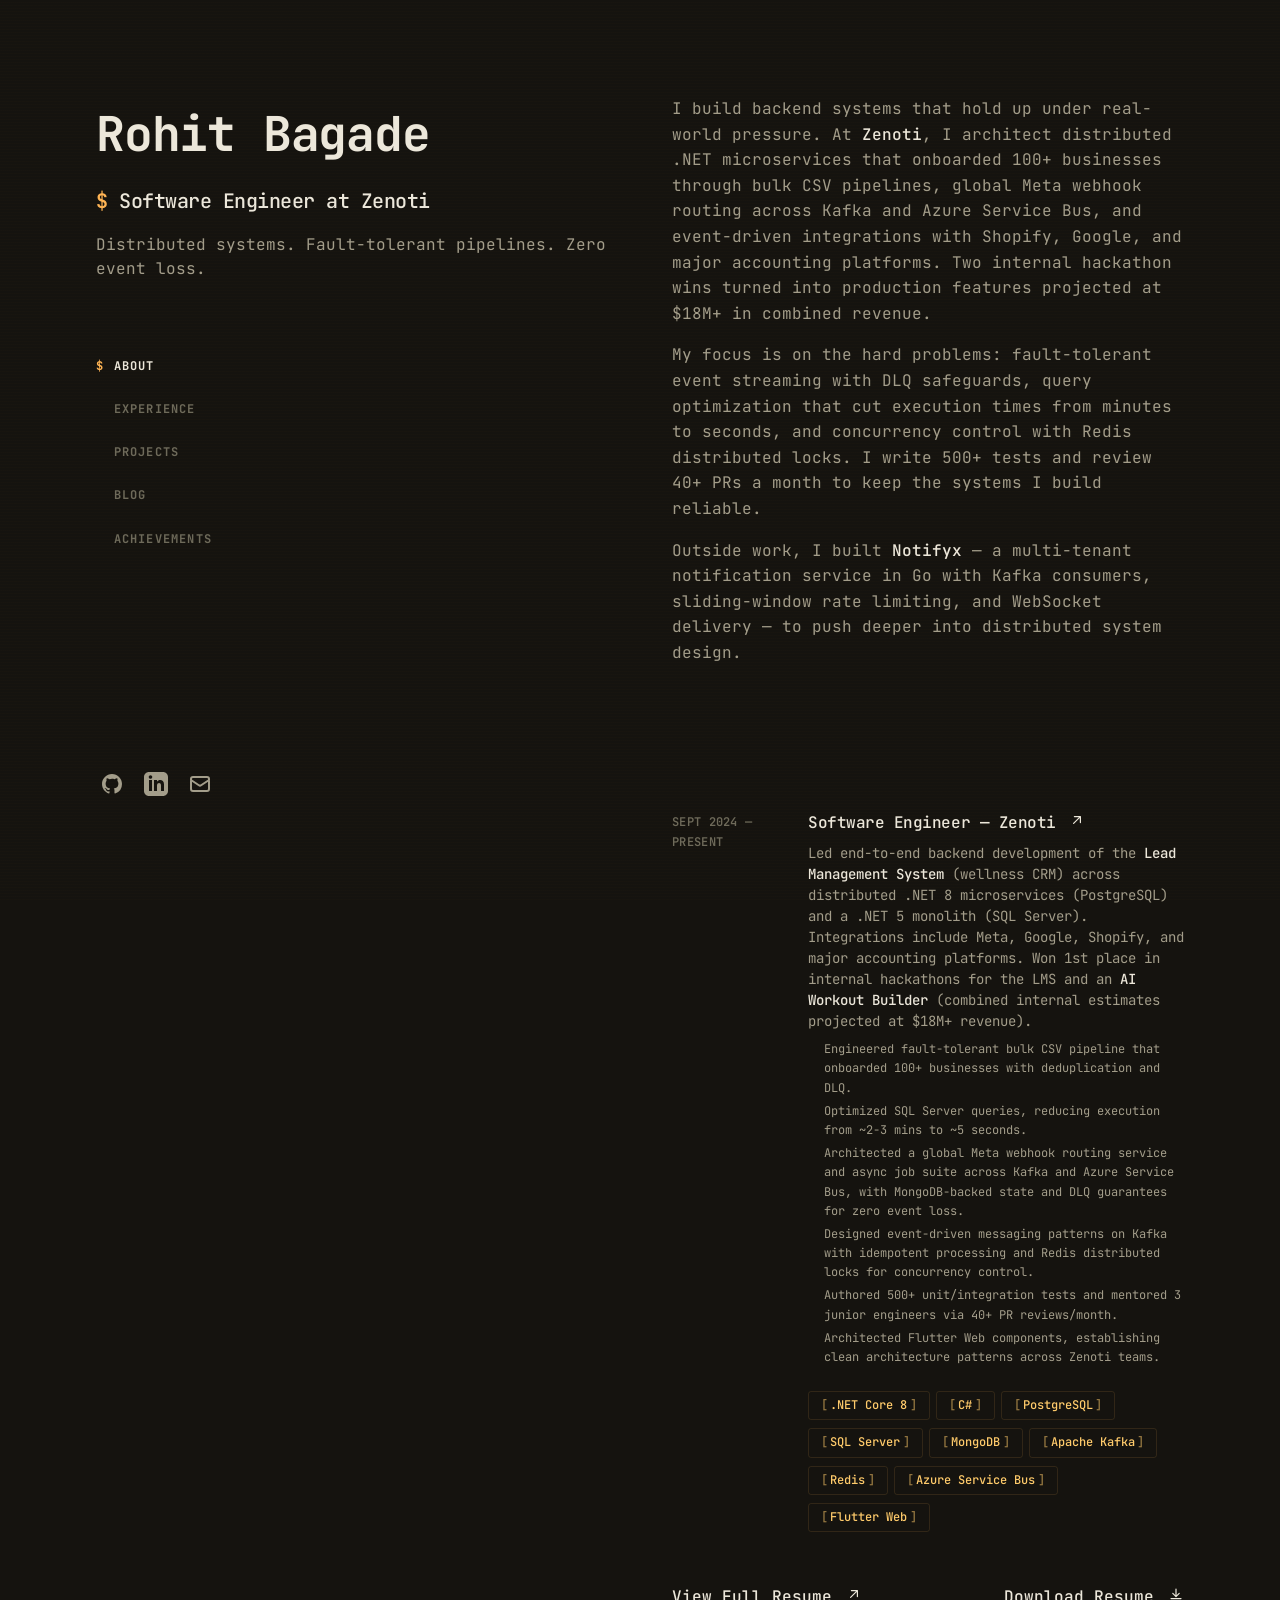
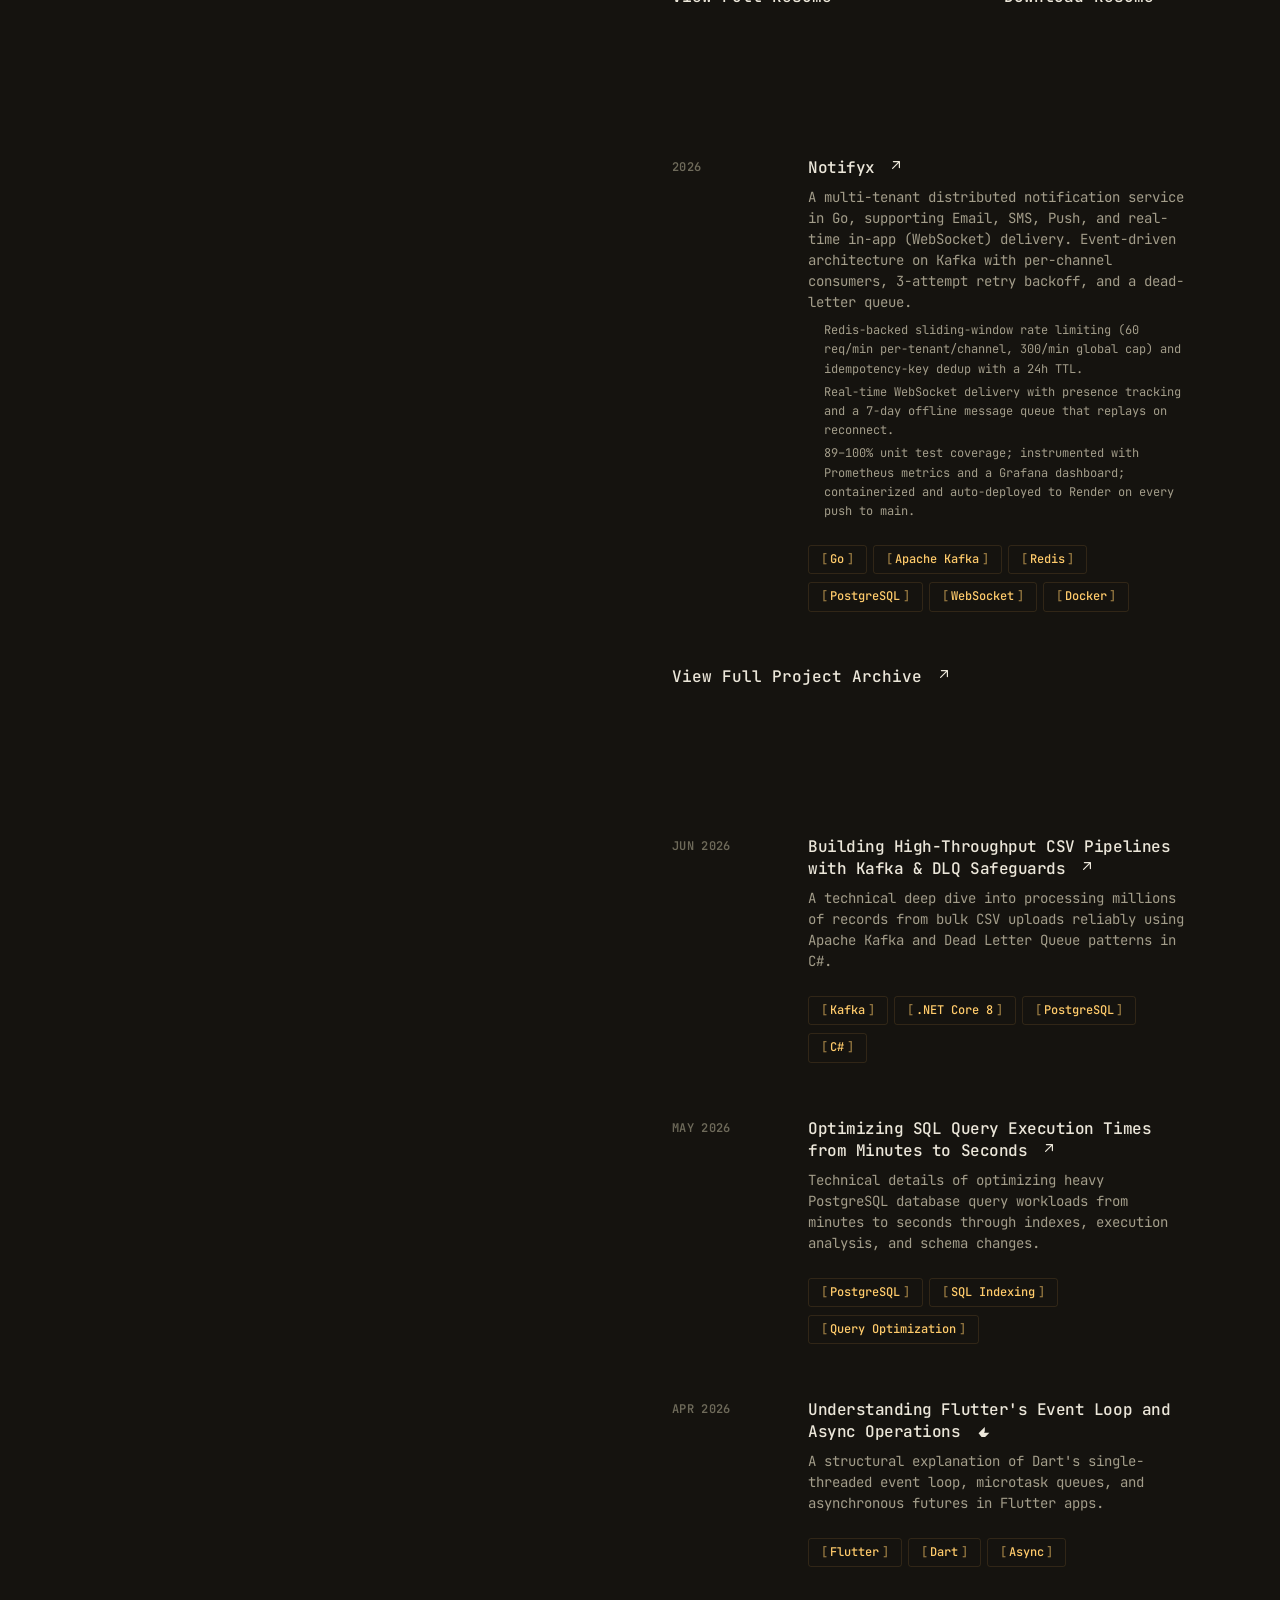
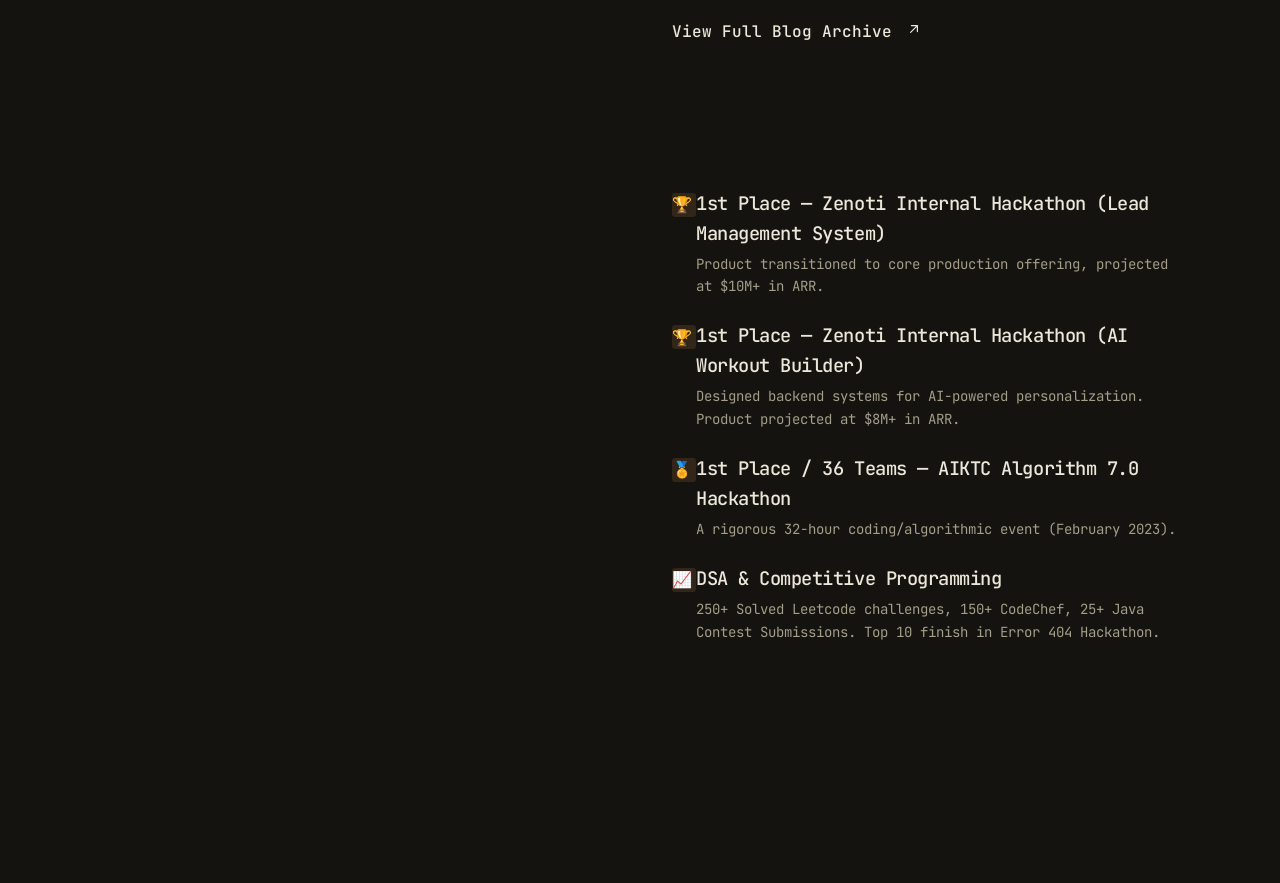
<file: index.html>
<!DOCTYPE html>
<html lang="en" class="scroll-smooth">
<head>
  <meta charset="UTF-8">
  <meta name="viewport" content="width=device-width, initial-scale=1.0">
  <link rel="icon" type="image/svg+xml" href="/favicon.svg">
  <title>Rohit Bagade | Software Engineer</title>
  <meta name="description" content="Portfolio of Rohit Bagade, a Software Engineer specializing in distributed systems, microservices, high-performance .NET/Java/Go backend architectures, and Flutter.">
  
  <!-- Open Graph / Facebook -->
  <meta property="og:type" content="website">
  <meta property="og:url" content="https://rohitbagade-portfolio.web.app/">
  <meta property="og:title" content="Rohit Bagade | Software Engineer">
  <meta property="og:description" content="Software Engineer building distributed systems, fault-tolerant microservices, and high-performance backend architectures at Zenoti.">

  <!-- Twitter -->
  <meta property="twitter:card" content="summary">
  <meta property="twitter:title" content="Rohit Bagade | Software Engineer">
  <meta property="twitter:description" content="Software Engineer building distributed systems, fault-tolerant microservices, and high-performance backend architectures at Zenoti.">

  <link rel="preconnect" href="https://fonts.googleapis.com">
  <link rel="preconnect" href="https://fonts.gstatic.com" crossorigin>
  <link href="https://fonts.googleapis.com/css2?family=JetBrains+Mono:wght@400;500;700&display=swap" rel="stylesheet">
  <link rel="stylesheet" href="style.css">
</head>
<body class="bg-slate-900 text-slate-400 font-sans antialiased selection:bg-teal-300 selection:text-slate-900 relative min-h-screen">

  <div class="mx-auto min-h-screen max-w-screen-xl px-6 py-12 font-sans md:px-12 md:py-20 lg:px-24 lg:py-0">
    <div class="lg:grid-cols-2">

      <!-- Left Column: Fixed Info & Nav -->
      <header class="lg:sticky lg:top-0 lg:flex lg:max-h-screen lg:flex-col lg:justify-between lg:py-24">
        <div>
          <h1 class="text-4xl font-bold tracking-tight text-slate-200 sm:text-5xl">
            <a href="#">Rohit Bagade</a>
          </h1>
          <h2 class="mt-3 text-lg font-medium tracking-tight text-slate-200 sm:text-xl">
            <span class="prompt" aria-hidden="true">$ </span>Software Engineer at Zenoti
          </h2>
          <p class="mt-4 leading-normal">
            Distributed systems. Fault-tolerant pipelines. Zero event loss.
          </p>
          
          <!-- Navigation (Scroll Spy) -->
          <nav class="nav hidden lg:block" aria-label="In-page jump links">
            <ul class="mt-16 w-fit">
              <li>
                <a class="group flex items-center py-3 active" href="#about">
                  <span class="nav-text text-xs font-bold uppercase tracking-widest text-slate-500 transition-all group-hover:text-slate-200 group-focus:text-slate-200">About</span>
                </a>
              </li>
              <li>
                <a class="group flex items-center py-3" href="#experience">
                  <span class="nav-text text-xs font-bold uppercase tracking-widest text-slate-500 transition-all group-hover:text-slate-200 group-focus:text-slate-200">Experience</span>
                </a>
              </li>
              <li>
                <a class="group flex items-center py-3" href="#projects">
                  <span class="nav-text text-xs font-bold uppercase tracking-widest text-slate-500 transition-all group-hover:text-slate-200 group-focus:text-slate-200">Projects</span>
                </a>
              </li>
              <li>
                <a class="group flex items-center py-3" href="#blog">
                  <span class="nav-text text-xs font-bold uppercase tracking-widest text-slate-500 transition-all group-hover:text-slate-200 group-focus:text-slate-200">Blog</span>
                </a>
              </li>
              <li>
                <a class="group flex items-center py-3" href="#achievements">
                  <span class="nav-text text-xs font-bold uppercase tracking-widest text-slate-500 transition-all group-hover:text-slate-200 group-focus:text-slate-200">Achievements</span>
                </a>
              </li>

            </ul>
          </nav>
        </div>
        
        <!-- Social Media / Contact Links -->
        <ul class="ml-1 mt-8 flex items-center gap-5" aria-label="Social media">
          <li>
            <a class="block text-slate-400 hover:text-slate-200" href="https://github.com/Roht5" target="_blank" rel="noreferrer noopener" aria-label="GitHub (opens in a new tab)">
              <svg class="h-6 w-6" viewBox="0 0 24 24" fill="currentColor" aria-hidden="true">
                <path d="M12 2C6.477 2 2 6.484 2 12.017c0 4.425 2.865 8.18 6.839 9.504.5.092.682-.217.682-.483 0-.237-.008-.868-.013-1.703-2.782.605-3.369-1.343-3.369-1.343-.454-1.158-1.11-1.466-1.11-1.466-.908-.62.069-.608.069-.608 1.003.07 1.53 1.032 1.53 1.032.892 1.53 2.341 1.088 2.91.832.092-.647.35-1.088.636-1.338-2.22-.253-4.555-1.113-4.555-4.951 0-1.093.39-1.988 1.029-2.688-.103-.253-.446-1.272.098-2.65 0 0 .84-.27 2.75 1.026A9.564 9.564 0 0112 6.844c.85.004 1.705.115 2.504.337 1.909-1.296 2.747-1.027 2.747-1.027.546 1.379.202 2.398.1 2.651.64.7 1.028 1.595 1.028 2.688 0 3.848-2.339 4.695-4.566 4.943.359.309.678.92.678 1.855 0 1.338-.012 2.419-.012 2.747 0 .268.18.58.688.482A10.019 10.019 0 0022 12.017C22 6.484 17.522 2 12 2z"></path>
              </svg>
            </a>
          </li>
          <li>
            <a class="block text-slate-400 hover:text-slate-200" href="https://linkedin.com/in/rohit-bagade-developer" target="_blank" rel="noreferrer noopener" aria-label="LinkedIn (opens in a new tab)">
              <svg class="h-6 w-6" viewBox="0 0 24 24" fill="currentColor" aria-hidden="true">
                <path d="M19 0h-14c-2.761 0-5 2.239-5 5v14c0 2.761 2.239 5 5 5h14c2.762 0 5-2.239 5-5v-14c0-2.761-2.238-5-5-5zm-11 19h-3v-11h3v11zm-1.5-12.268c-.966 0-1.75-.79-1.75-1.764s.784-1.764 1.75-1.764 1.75.79 1.75 1.764-.783 1.764-1.75 1.764zm13.5 12.268h-3v-5.604c0-3.368-4-3.113-4 0v5.604h-3v-11h3v1.765c1.396-2.586 7-2.777 7 2.476v6.759z"></path>
              </svg>
            </a>
          </li>

          <li>
            <a class="block text-slate-400 hover:text-slate-200" href="mailto:rohitbagadeofficial@gmail.com" aria-label="Email">
              <svg class="h-6 w-6" fill="none" viewBox="0 0 24 24" stroke="currentColor" stroke-width="2">
                <path stroke-linecap="round" stroke-linejoin="round" d="M3 8l7.89 5.26a2 2 0 002.22 0L21 8M5 19h14a2 2 0 002-2V7a2 2 0 00-2-2H5a2 2 0 00-2 2v10a2 2 0 002 2z" />
              </svg>
            </a>
          </li>
        </ul>
      </header>

      <!-- Right Column: Scrollable Content -->
      <main class="pt-24 lg:py-24">
        
        <!-- About Section -->
        <section id="about" class="mb-16 scroll-mt-16 md:mb-24 lg:mb-36 lg:scroll-mt-24" aria-label="About me">
          <div class="sticky top-0 z-20 -mx-6 mb-4 w-screen bg-slate-900/75 px-6 py-5 backdrop-blur md:-mx-12 md:px-12 lg:sr-only lg:relative lg:top-auto lg:mx-0 lg:w-auto lg:bg-transparent lg:p-0 lg:backdrop-blur-none">
            <h2 class="text-sm font-bold uppercase tracking-widest text-slate-200 lg:sr-only">About</h2>
          </div>
            <p class="mb-4">
              I build backend systems that hold up under real-world pressure. At <a href="https://www.zenoti.com/" class="font-medium text-slate-200 hover:text-teal-300 focus-visible:text-teal-300" target="_blank" rel="noreferrer noopener">Zenoti</a>, I architect distributed .NET microservices that onboarded 100+ businesses through bulk CSV pipelines, global Meta webhook routing across Kafka and Azure Service Bus, and event-driven integrations with Shopify, Google, and major accounting platforms. Two internal hackathon wins turned into production features projected at $18M+ in combined revenue.
            </p>
            <p class="mb-4">
              My focus is on the hard problems: fault-tolerant event streaming with DLQ safeguards, query optimization that cut execution times from minutes to seconds, and concurrency control with Redis distributed locks. I write 500+ tests and review 40+ PRs a month to keep the systems I build reliable.
            </p>
            <p>
              Outside work, I built <a href="https://github.com/Roht5/Notifyx" class="font-medium text-slate-200 hover:text-teal-300 focus-visible:text-teal-300" target="_blank" rel="noreferrer noopener">Notifyx</a> — a multi-tenant notification service in Go with Kafka consumers, sliding-window rate limiting, and WebSocket delivery — to push deeper into distributed system design.
            </p>
        </section>

        <!-- Experience Section -->
        <section id="experience" class="mb-16 scroll-mt-16 md:mb-24 lg:mb-36 lg:scroll-mt-24" aria-label="Work experience">
          <div class="sticky top-0 z-20 -mx-6 mb-4 w-screen bg-slate-900/75 px-6 py-5 backdrop-blur md:-mx-12 md:px-12 lg:sr-only lg:relative lg:top-auto lg:mx-0 lg:w-auto lg:bg-transparent lg:p-0 lg:backdrop-blur-none">
            <h2 class="text-sm font-bold uppercase tracking-widest text-slate-200 lg:sr-only">Experience</h2>
          </div>
          <div>
            <ol class="group/list">
              
              <!-- Zenoti -->
              <li class="mb-12">
                <div class="group relative grid pb-1 transition-all sm:grid-cols-8 sm:gap-8 md:gap-4 lg:hover:!opacity-100 lg:group-hover/list:opacity-50">
                  <div class="absolute -inset-x-4 -inset-y-4 z-0 hidden rounded-md transition motion-reduce:transition-none lg:-inset-x-6 lg:block lg:group-hover:bg-slate-800/50 lg:group-hover:shadow-[inset_0_1px_0_0_rgba(148,163,184,0.1)] lg:group-hover:drop-shadow-lg"></div>
                  <header class="z-10 mb-2 mt-1 text-xs font-semibold uppercase tracking-wide text-slate-500 sm:col-span-2" aria-label="Sept 2024 to Present">Sept 2024 — Present</header>
                  <div class="z-10 sm:col-span-6">
                    <h3 class="font-medium leading-snug text-slate-200">
                      <div>
                        <a class="inline-flex items-baseline font-medium leading-tight text-slate-200 hover:text-teal-300 focus-visible:text-teal-300 group/link text-base" href="https://zenoti.com" target="_blank" rel="noreferrer noopener" aria-label="Software Engineer at Zenoti">
                          <span class="absolute -inset-x-4 -inset-y-4 z-20 hidden rounded md:-inset-x-6 lg:block"></span>
                          <span>Software Engineer — Zenoti <svg class="inline-block h-4 w-4 shrink-0 transition-transform group-hover/link:-translate-y-1 group-hover/link:translate-x-1 group-focus-visible/link:-translate-y-1 group-focus-visible/link:translate-x-1 motion-reduce:transition-none ml-1" viewBox="0 0 20 20" fill="currentColor" aria-hidden="true"><path fill-rule="evenodd" d="M5.22 14.78a.75.75 0 001.06 0l7.22-7.22v5.69a.75.75 0 001.5 0v-7.5a.75.75 0 00-.75-.75h-7.5a.75.75 0 000 1.5h5.69l-7.22 7.22a.75.75 0 000 1.06z" clip-rule="evenodd"></path></svg></span>
                        </a>
                      </div>
                    </h3>
                    <p class="mt-2 text-sm leading-normal">
                      Led end-to-end backend development of the <a href="https://www.zenoti.com/ai-workforce/lead-manager" class="relative z-30 font-medium text-slate-200 hover:text-teal-300 focus-visible:text-teal-300" target="_blank" rel="noreferrer noopener">Lead Management System</a> (wellness CRM) across distributed .NET 8 microservices (PostgreSQL) and a .NET 5 monolith (SQL Server). Integrations include Meta, Google, Shopify, and major accounting platforms. Won 1st place in internal hackathons for the LMS and an <a href="https://www.zenoti.com/ai-workforce/ai-workout-builder" class="relative z-30 font-medium text-slate-200 hover:text-teal-300 focus-visible:text-teal-300" target="_blank" rel="noreferrer noopener">AI Workout Builder</a> (combined internal estimates projected at $18M+ revenue).
                    </p>
                    <ul class="mt-2 list-disc pl-4 text-xs space-y-1 text-slate-400">
                      <li>Engineered fault-tolerant bulk CSV pipeline that onboarded 100+ businesses with deduplication and DLQ.</li>
                      <li>Optimized SQL Server queries, reducing execution from ~2-3 mins to ~5 seconds.</li>
                      <li>Architected a global Meta webhook routing service and async job suite across Kafka and Azure Service Bus, with MongoDB-backed state and DLQ guarantees for zero event loss.</li>
                      <li>Designed event-driven messaging patterns on Kafka with idempotent processing and Redis distributed locks for concurrency control.</li>
                      <li>Authored 500+ unit/integration tests and mentored 3 junior engineers via 40+ PR reviews/month.</li>
                      <li>Architected Flutter Web components, establishing clean architecture patterns across Zenoti teams.</li>
                    </ul>
                    <ul class="mt-4 flex flex-wrap" aria-label="Technologies used">
                      <li class="mr-1.5 mt-2"><div class="flex items-center rounded-full bg-teal-400/10 px-3 py-1 text-xs font-medium leading-5 text-teal-300">.NET Core 8</div></li>
                      <li class="mr-1.5 mt-2"><div class="flex items-center rounded-full bg-teal-400/10 px-3 py-1 text-xs font-medium leading-5 text-teal-300">C#</div></li>
                      <li class="mr-1.5 mt-2"><div class="flex items-center rounded-full bg-teal-400/10 px-3 py-1 text-xs font-medium leading-5 text-teal-300">PostgreSQL</div></li>
                      <li class="mr-1.5 mt-2"><div class="flex items-center rounded-full bg-teal-400/10 px-3 py-1 text-xs font-medium leading-5 text-teal-300">SQL Server</div></li>
                      <li class="mr-1.5 mt-2"><div class="flex items-center rounded-full bg-teal-400/10 px-3 py-1 text-xs font-medium leading-5 text-teal-300">MongoDB</div></li>
                      <li class="mr-1.5 mt-2"><div class="flex items-center rounded-full bg-teal-400/10 px-3 py-1 text-xs font-medium leading-5 text-teal-300">Apache Kafka</div></li>
                      <li class="mr-1.5 mt-2"><div class="flex items-center rounded-full bg-teal-400/10 px-3 py-1 text-xs font-medium leading-5 text-teal-300">Redis</div></li>
                      <li class="mr-1.5 mt-2"><div class="flex items-center rounded-full bg-teal-400/10 px-3 py-1 text-xs font-medium leading-5 text-teal-300">Azure Service Bus</div></li>
                      <li class="mr-1.5 mt-2"><div class="flex items-center rounded-full bg-teal-400/10 px-3 py-1 text-xs font-medium leading-5 text-teal-300">Flutter Web</div></li>
                    </ul>
                  </div>
                </div>
              </li>

            </ol>
            
            <div class="mt-12 flex items-baseline justify-between">
              <a id="resume-link" class="inline-flex items-baseline font-medium leading-tight text-slate-200 hover:text-teal-300 focus-visible:text-teal-300 group/link text-base" href="/resume/" target="_blank" rel="noreferrer noopener" aria-label="View Resume">
                <span>View Full Resume <svg class="inline-block h-4 w-4 shrink-0 transition-transform group-hover/link:-translate-y-1 group-hover/link:translate-x-1 group-focus-visible/link:-translate-y-1 group-focus-visible/link:translate-x-1 motion-reduce:transition-none ml-1" viewBox="0 0 20 20" fill="currentColor" aria-hidden="true"><path fill-rule="evenodd" d="M5.22 14.78a.75.75 0 001.06 0l7.22-7.22v5.69a.75.75 0 001.5 0v-7.5a.75.75 0 00-.75-.75h-7.5a.75.75 0 000 1.5h5.69l-7.22 7.22a.75.75 0 000 1.06z" clip-rule="evenodd"></path></svg></span>
              </a>
              <a id="resume-download" class="inline-flex items-baseline font-medium leading-tight text-slate-200 hover:text-teal-300 focus-visible:text-teal-300 group/dl text-base" href="#" aria-label="Download Resume">
                <span>Download Resume <svg class="inline-block h-4 w-4 shrink-0 transition-transform group-hover/dl:translate-y-0.5 motion-reduce:transition-none ml-1" viewBox="0 0 20 20" fill="currentColor" aria-hidden="true"><path d="M10 3a.75.75 0 01.75.75v7.69l2.72-2.72a.75.75 0 111.06 1.06l-4 4a.75.75 0 01-1.06 0l-4-4a.75.75 0 111.06-1.06l2.72 2.72V3.75A.75.75 0 0110 3z"></path><path d="M3 15.75a.75.75 0 01.75-.75h12.5a.75.75 0 010 1.5H3.75a.75.75 0 01-.75-.75z"></path></svg></span>
              </a>
            </div>
          </div>
        </section>

        <!-- Projects Section -->
        <section id="projects" class="mb-16 scroll-mt-16 md:mb-24 lg:mb-36 lg:scroll-mt-24" aria-label="Selected projects">
          <div class="sticky top-0 z-20 -mx-6 mb-4 w-screen bg-slate-900/75 px-6 py-5 backdrop-blur md:-mx-12 md:px-12 lg:sr-only lg:relative lg:top-auto lg:mx-0 lg:w-auto lg:bg-transparent lg:p-0 lg:backdrop-blur-none">
            <h2 class="text-sm font-bold uppercase tracking-widest text-slate-200 lg:sr-only">Projects</h2>
          </div>
          <div>
            <ul class="group/list">
              
              <!-- Notifyx -->
              <li class="mb-12">
                <div class="group relative grid pb-1 transition-all sm:grid-cols-8 sm:gap-8 md:gap-4 lg:hover:!opacity-100 lg:group-hover/list:opacity-50">
                  <div class="absolute -inset-x-4 -inset-y-4 z-0 hidden rounded-md transition motion-reduce:transition-none lg:-inset-x-6 lg:block lg:group-hover:bg-slate-800/50 lg:group-hover:shadow-[inset_0_1px_0_0_rgba(148,163,184,0.1)] lg:group-hover:drop-shadow-lg"></div>
                  <header class="z-10 mb-2 mt-1 text-xs font-semibold uppercase tracking-wide text-slate-500 sm:col-span-2" aria-label="2026">2026</header>
                  <div class="z-10 sm:col-span-6">
                    <h3 class="font-medium leading-snug text-slate-200">
                      <div>
                        <a class="inline-flex items-baseline font-medium leading-tight text-slate-200 hover:text-teal-300 focus-visible:text-teal-300 group/link text-base" href="https://github.com/Roht5/Notifyx" target="_blank" rel="noreferrer noopener" aria-label="Notifyx">
                          <span class="absolute -inset-x-4 -inset-y-4 z-20 hidden rounded md:-inset-x-6 lg:block"></span>
                          <span>Notifyx <svg class="inline-block h-4 w-4 shrink-0 transition-transform group-hover/link:-translate-y-1 group-hover/link:translate-x-1 group-focus-visible/link:-translate-y-1 group-focus-visible/link:translate-x-1 motion-reduce:transition-none ml-1" viewBox="0 0 20 20" fill="currentColor" aria-hidden="true"><path fill-rule="evenodd" d="M5.22 14.78a.75.75 0 001.06 0l7.22-7.22v5.69a.75.75 0 001.5 0v-7.5a.75.75 0 00-.75-.75h-7.5a.75.75 0 000 1.5h5.69l-7.22 7.22a.75.75 0 000 1.06z" clip-rule="evenodd"></path></svg></span>
                        </a>
                      </div>
                    </h3>
                    <p class="mt-2 text-sm leading-normal">
                      A multi-tenant distributed notification service in Go, supporting Email, SMS, Push, and real-time in-app (WebSocket) delivery. Event-driven architecture on Kafka with per-channel consumers, 3-attempt retry backoff, and a dead-letter queue.
                    </p>
                    <ul class="mt-2 list-disc pl-4 text-xs space-y-1 text-slate-400">
                      <li>Redis-backed sliding-window rate limiting (60 req/min per-tenant/channel, 300/min global cap) and idempotency-key dedup with a 24h TTL.</li>
                      <li>Real-time WebSocket delivery with presence tracking and a 7-day offline message queue that replays on reconnect.</li>
                      <li>89–100% unit test coverage; instrumented with Prometheus metrics and a Grafana dashboard; containerized and auto-deployed to Render on every push to main.</li>
                    </ul>
                    <ul class="mt-4 flex flex-wrap" aria-label="Technologies used">
                      <li class="mr-1.5 mt-2"><div class="flex items-center rounded-full bg-teal-400/10 px-3 py-1 text-xs font-medium leading-5 text-teal-300">Go</div></li>
                      <li class="mr-1.5 mt-2"><div class="flex items-center rounded-full bg-teal-400/10 px-3 py-1 text-xs font-medium leading-5 text-teal-300">Apache Kafka</div></li>
                      <li class="mr-1.5 mt-2"><div class="flex items-center rounded-full bg-teal-400/10 px-3 py-1 text-xs font-medium leading-5 text-teal-300">Redis</div></li>
                      <li class="mr-1.5 mt-2"><div class="flex items-center rounded-full bg-teal-400/10 px-3 py-1 text-xs font-medium leading-5 text-teal-300">PostgreSQL</div></li>
                      <li class="mr-1.5 mt-2"><div class="flex items-center rounded-full bg-teal-400/10 px-3 py-1 text-xs font-medium leading-5 text-teal-300">WebSocket</div></li>
                      <li class="mr-1.5 mt-2"><div class="flex items-center rounded-full bg-teal-400/10 px-3 py-1 text-xs font-medium leading-5 text-teal-300">Docker</div></li>
                    </ul>
                  </div>
                </div>
              </li>

            </ul>
            
            <div class="mt-12">
              <a class="inline-flex items-baseline font-medium leading-tight text-slate-200 hover:text-teal-300 focus-visible:text-teal-300 group/link text-base" href="archive.html" aria-label="View Full Project Archive">
                <span>View Full Project Archive <svg class="inline-block h-4 w-4 shrink-0 transition-transform group-hover/link:-translate-y-1 group-hover/link:translate-x-1 group-focus-visible/link:-translate-y-1 group-focus-visible/link:translate-x-1 motion-reduce:transition-none ml-1" viewBox="0 0 20 20" fill="currentColor" aria-hidden="true"><path fill-rule="evenodd" d="M5.22 14.78a.75.75 0 001.06 0l7.22-7.22v5.69a.75.75 0 001.5 0v-7.5a.75.75 0 00-.75-.75h-7.5a.75.75 0 000 1.5h5.69l-7.22 7.22a.75.75 0 000 1.06z" clip-rule="evenodd"></path></svg></span>
              </a>
            </div>
          </div>
        </section>

        <!-- Blog Section -->
        <section id="blog" class="mb-16 scroll-mt-16 md:mb-24 lg:mb-36 lg:scroll-mt-24" aria-label="Blog posts">
          <div class="sticky top-0 z-20 -mx-6 mb-4 w-screen bg-slate-900/75 px-6 py-5 backdrop-blur md:-mx-12 md:px-12 lg:sr-only lg:relative lg:top-auto lg:mx-0 lg:w-auto lg:bg-transparent lg:p-0 lg:backdrop-blur-none">
            <h2 class="text-sm font-bold uppercase tracking-widest text-slate-200 lg:sr-only">Blog</h2>
          </div>
          <div>
            <ul class="group/list">
              
              <!-- Post 1 -->
              <li class="mb-12">
                <div class="group relative grid pb-1 transition-all sm:grid-cols-8 sm:gap-8 md:gap-4 lg:hover:!opacity-100 lg:group-hover/list:opacity-50">
                  <div class="absolute -inset-x-4 -inset-y-4 z-0 hidden rounded-md transition motion-reduce:transition-none lg:-inset-x-6 lg:block lg:group-hover:bg-slate-800/50 lg:group-hover:shadow-[inset_0_1px_0_0_rgba(148,163,184,0.1)] lg:group-hover:drop-shadow-lg"></div>
                  <div class="z-10 sm:col-span-2 text-slate-500 font-semibold text-xs tracking-wide uppercase mt-1">Jun 2026</div>
                  <div class="z-10 sm:col-span-6">
                    <h3 class="font-medium leading-snug text-slate-200">
                      <div>
                        <a class="inline-flex items-baseline font-medium leading-tight text-slate-200 hover:text-teal-300 focus-visible:text-teal-300 group/link text-base" href="/blog/posts/csv-pipelines-kafka" aria-label="Building High-Throughput CSV Pipelines with Kafka & DLQ Safeguards">
                          <span class="absolute -inset-x-4 -inset-y-4 z-20 hidden rounded md:-inset-x-6 lg:block"></span>
                          <span>Building High-Throughput CSV Pipelines with Kafka & DLQ Safeguards <svg class="inline-block h-4 w-4 shrink-0 transition-transform group-hover/link:-translate-y-1 group-hover/link:translate-x-1 group-focus-visible/link:-translate-y-1 group-focus-visible/link:translate-x-1 motion-reduce:transition-none ml-1" viewBox="0 0 20 20" fill="currentColor" aria-hidden="true"><path fill-rule="evenodd" d="M5.22 14.78a.75.75 0 001.06 0l7.22-7.22v5.69a.75.75 0 001.5 0v-7.5a.75.75 0 00-.75-.75h-7.5a.75.75 0 000 1.5h5.69l-7.22 7.22a.75.75 0 000 1.06z" clip-rule="evenodd"></path></svg></span>
                        </a>
                      </div>
                    </h3>
                    <p class="mt-2 text-sm leading-normal">
                      A technical deep dive into processing millions of records from bulk CSV uploads reliably using Apache Kafka and Dead Letter Queue patterns in C#.
                    </p>
                    <ul class="mt-4 flex flex-wrap" aria-label="Technologies used">
                      <li class="mr-1.5 mt-2"><div class="flex items-center rounded-full bg-teal-400/10 px-3 py-1 text-xs font-medium leading-5 text-teal-300">Kafka</div></li>
                      <li class="mr-1.5 mt-2"><div class="flex items-center rounded-full bg-teal-400/10 px-3 py-1 text-xs font-medium leading-5 text-teal-300">.NET Core 8</div></li>
                      <li class="mr-1.5 mt-2"><div class="flex items-center rounded-full bg-teal-400/10 px-3 py-1 text-xs font-medium leading-5 text-teal-300">PostgreSQL</div></li>
                      <li class="mr-1.5 mt-2"><div class="flex items-center rounded-full bg-teal-400/10 px-3 py-1 text-xs font-medium leading-5 text-teal-300">C#</div></li>
                    </ul>
                  </div>
                </div>
              </li>
              
              <!-- Post 2 -->
              <li class="mb-12">
                <div class="group relative grid pb-1 transition-all sm:grid-cols-8 sm:gap-8 md:gap-4 lg:hover:!opacity-100 lg:group-hover/list:opacity-50">
                  <div class="absolute -inset-x-4 -inset-y-4 z-0 hidden rounded-md transition motion-reduce:transition-none lg:-inset-x-6 lg:block lg:group-hover:bg-slate-800/50 lg:group-hover:shadow-[inset_0_1px_0_0_rgba(148,163,184,0.1)] lg:group-hover:drop-shadow-lg"></div>
                  <div class="z-10 sm:col-span-2 text-slate-500 font-semibold text-xs tracking-wide uppercase mt-1">May 2026</div>
                  <div class="z-10 sm:col-span-6">
                    <h3 class="font-medium leading-snug text-slate-200">
                      <div>
                        <a class="inline-flex items-baseline font-medium leading-tight text-slate-200 hover:text-teal-300 focus-visible:text-teal-300 group/link text-base" href="/blog/posts/optimizing-sql-queries" aria-label="Optimizing SQL Query Execution Times from Minutes to Seconds">
                          <span class="absolute -inset-x-4 -inset-y-4 z-20 hidden rounded md:-inset-x-6 lg:block"></span>
                          <span>Optimizing SQL Query Execution Times from Minutes to Seconds <svg class="inline-block h-4 w-4 shrink-0 transition-transform group-hover/link:-translate-y-1 group-hover/link:translate-x-1 group-focus-visible/link:-translate-y-1 group-focus-visible/link:translate-x-1 motion-reduce:transition-none ml-1" viewBox="0 0 20 20" fill="currentColor" aria-hidden="true"><path fill-rule="evenodd" d="M5.22 14.78a.75.75 0 001.06 0l7.22-7.22v5.69a.75.75 0 001.5 0v-7.5a.75.75 0 00-.75-.75h-7.5a.75.75 0 000 1.5h5.69l-7.22 7.22a.75.75 0 000 1.06z" clip-rule="evenodd"></path></svg></span>
                        </a>
                      </div>
                    </h3>
                    <p class="mt-2 text-sm leading-normal">
                      Technical details of optimizing heavy PostgreSQL database query workloads from minutes to seconds through indexes, execution analysis, and schema changes.
                    </p>
                    <ul class="mt-4 flex flex-wrap" aria-label="Technologies used">
                      <li class="mr-1.5 mt-2"><div class="flex items-center rounded-full bg-teal-400/10 px-3 py-1 text-xs font-medium leading-5 text-teal-300">PostgreSQL</div></li>
                      <li class="mr-1.5 mt-2"><div class="flex items-center rounded-full bg-teal-400/10 px-3 py-1 text-xs font-medium leading-5 text-teal-300">SQL Indexing</div></li>
                      <li class="mr-1.5 mt-2"><div class="flex items-center rounded-full bg-teal-400/10 px-3 py-1 text-xs font-medium leading-5 text-teal-300">Query Optimization</div></li>
                    </ul>
                  </div>
                </div>
              </li>
              
              <!-- Post 3 -->
              <li class="mb-12">
                <div class="group relative grid pb-1 transition-all sm:grid-cols-8 sm:gap-8 md:gap-4 lg:hover:!opacity-100 lg:group-hover/list:opacity-50">
                  <div class="absolute -inset-x-4 -inset-y-4 z-0 hidden rounded-md transition motion-reduce:transition-none lg:-inset-x-6 lg:block lg:group-hover:bg-slate-800/50 lg:group-hover:shadow-[inset_0_1px_0_0_rgba(148,163,184,0.1)] lg:group-hover:drop-shadow-lg"></div>
                  <div class="z-10 sm:col-span-2 text-slate-500 font-semibold text-xs tracking-wide uppercase mt-1">Apr 2026</div>
                  <div class="z-10 sm:col-span-6">
                    <h3 class="font-medium leading-snug text-slate-200">
                      <div>
                        <a class="inline-flex items-baseline font-medium leading-tight text-slate-200 hover:text-teal-300 focus-visible:text-teal-300 group/link text-base" href="/blog/posts/flutter-event-loops" aria-label="Understanding Flutter's Event Loop and Async Operations">
                          <span class="absolute -inset-x-4 -inset-y-4 z-20 hidden rounded md:-inset-x-6 lg:block"></span>
                          <span>Understanding Flutter's Event Loop and Async Operations <svg class="inline-block h-4 w-4 shrink-0 transition-transform group-hover/link:-translate-y-1 group-hover/link:translate-x-1 group-focus-visible/link:-translate-y-1 group-focus-visible/link:translate-x-1 motion-reduce:transition-none ml-1" viewBox="0 0 20 20" fill="currentColor" aria-hidden="true"><path fill-rule="evenodd" d="M5.22 14.78a.75.75 0 001.06 0l7.22-7.22v5.69a.75.75 0 000 1.5h5.69l-7.22 7.22a.75.75 0 000 1.06z" clip-rule="evenodd"></path></svg></span>
                        </a>
                      </div>
                    </h3>
                    <p class="mt-2 text-sm leading-normal">
                      A structural explanation of Dart's single-threaded event loop, microtask queues, and asynchronous futures in Flutter apps.
                    </p>
                    <ul class="mt-4 flex flex-wrap" aria-label="Technologies used">
                      <li class="mr-1.5 mt-2"><div class="flex items-center rounded-full bg-teal-400/10 px-3 py-1 text-xs font-medium leading-5 text-teal-300">Flutter</div></li>
                      <li class="mr-1.5 mt-2"><div class="flex items-center rounded-full bg-teal-400/10 px-3 py-1 text-xs font-medium leading-5 text-teal-300">Dart</div></li>
                      <li class="mr-1.5 mt-2"><div class="flex items-center rounded-full bg-teal-400/10 px-3 py-1 text-xs font-medium leading-5 text-teal-300">Async</div></li>
                    </ul>
                  </div>
                </div>
              </li>
            </ul>
            
            <div class="mt-12">
              <a class="inline-flex items-baseline font-medium leading-tight text-slate-200 hover:text-teal-300 focus-visible:text-teal-300 group/link text-base" href="/blog" target="_blank" rel="noreferrer noopener" aria-label="View Full Blog Archive">
                <span>View Full Blog Archive <svg class="inline-block h-4 w-4 shrink-0 transition-transform group-hover/link:-translate-y-1 group-hover/link:translate-x-1 group-focus-visible/link:-translate-y-1 group-focus-visible/link:translate-x-1 motion-reduce:transition-none ml-1" viewBox="0 0 20 20" fill="currentColor" aria-hidden="true"><path fill-rule="evenodd" d="M5.22 14.78a.75.75 0 001.06 0l7.22-7.22v5.69a.75.75 0 001.5 0v-7.5a.75.75 0 00-.75-.75h-7.5a.75.75 0 000 1.5h5.69l-7.22 7.22a.75.75 0 000 1.06z" clip-rule="evenodd"></path></svg></span>
              </a>
            </div>
          </div>
        </section>

        <!-- Achievements Section -->
        <section id="achievements" class="mb-16 scroll-mt-16 md:mb-24 lg:mb-36 lg:scroll-mt-24" aria-label="Achievements and recognitions">
          <div class="sticky top-0 z-20 -mx-6 mb-4 w-screen bg-slate-900/75 px-6 py-5 backdrop-blur md:-mx-12 md:px-12 lg:sr-only lg:relative lg:top-auto lg:mx-0 lg:w-auto lg:bg-transparent lg:p-0 lg:backdrop-blur-none">
            <h2 class="text-sm font-bold uppercase tracking-widest text-slate-200 lg:sr-only">Achievements</h2>
          </div>
          <div>
            <ul class="space-y-6">
              <li class="relative flex gap-4">
                <div class="flex-none pt-1">
                  <span class="flex h-6 w-6 items-center justify-center rounded-full bg-teal-400/10 text-teal-300">🏆</span>
                </div>
                <div>
                  <h3 class="font-medium text-slate-200">1st Place — Zenoti Internal Hackathon (Lead Management System)</h3>
                  <p class="text-sm mt-1">Product transitioned to core production offering, projected at $10M+ in ARR.</p>
                </div>
              </li>
              
              <li class="relative flex gap-4">
                <div class="flex-none pt-1">
                  <span class="flex h-6 w-6 items-center justify-center rounded-full bg-teal-400/10 text-teal-300">🏆</span>
                </div>
                <div>
                  <h3 class="font-medium text-slate-200">1st Place — Zenoti Internal Hackathon (AI Workout Builder)</h3>
                  <p class="text-sm mt-1">Designed backend systems for AI-powered personalization. Product projected at $8M+ in ARR.</p>
                </div>
              </li>

              <li class="relative flex gap-4">
                <div class="flex-none pt-1">
                  <span class="flex h-6 w-6 items-center justify-center rounded-full bg-teal-400/10 text-teal-300">🏅</span>
                </div>
                <div>
                  <h3 class="font-medium text-slate-200">1st Place / 36 Teams — AIKTC Algorithm 7.0 Hackathon</h3>
                  <p class="text-sm mt-1">A rigorous 32-hour coding/algorithmic event (February 2023).</p>
                </div>
              </li>

              <li class="relative flex gap-4">
                <div class="flex-none pt-1">
                  <span class="flex h-6 w-6 items-center justify-center rounded-full bg-teal-400/10 text-teal-300">📈</span>
                </div>
                <div>
                  <h3 class="font-medium text-slate-200">DSA & Competitive Programming</h3>
                  <p class="text-sm mt-1">250+ Solved Leetcode challenges, 150+ CodeChef, 25+ Java Contest Submissions. Top 10 finish in Error 404 Hackathon.</p>
                </div>
              </li>
            </ul>
          </div>
        </section>

      </main>

    </div>
  </div>

  <script src="script.js"></script>
  <script>
    var RESUME_API = "https://script.google.com/macros/s/AKfycby75PMLSbpTxL846-kBvuIIVQw-uRDR21H3A0wE2WNjMBOpXXvQXMK_yTkT6QUStTKN4w/exec";
    document.getElementById("resume-download").addEventListener("click", function (e) {
      e.preventDefault();
      var btn = this;
      btn.querySelector("span").lastChild.textContent = " Downloading...";
      fetch(RESUME_API)
        .then(function (r) { return r.json(); })
        .then(function (data) { window.open(data.url, "_blank"); })
        .catch(function () { window.open(document.getElementById("resume-link").href, "_blank"); })
        .finally(function () { btn.querySelector("span").lastChild.textContent = " Download"; });
    });
  </script>
</body>
</html>
</file>
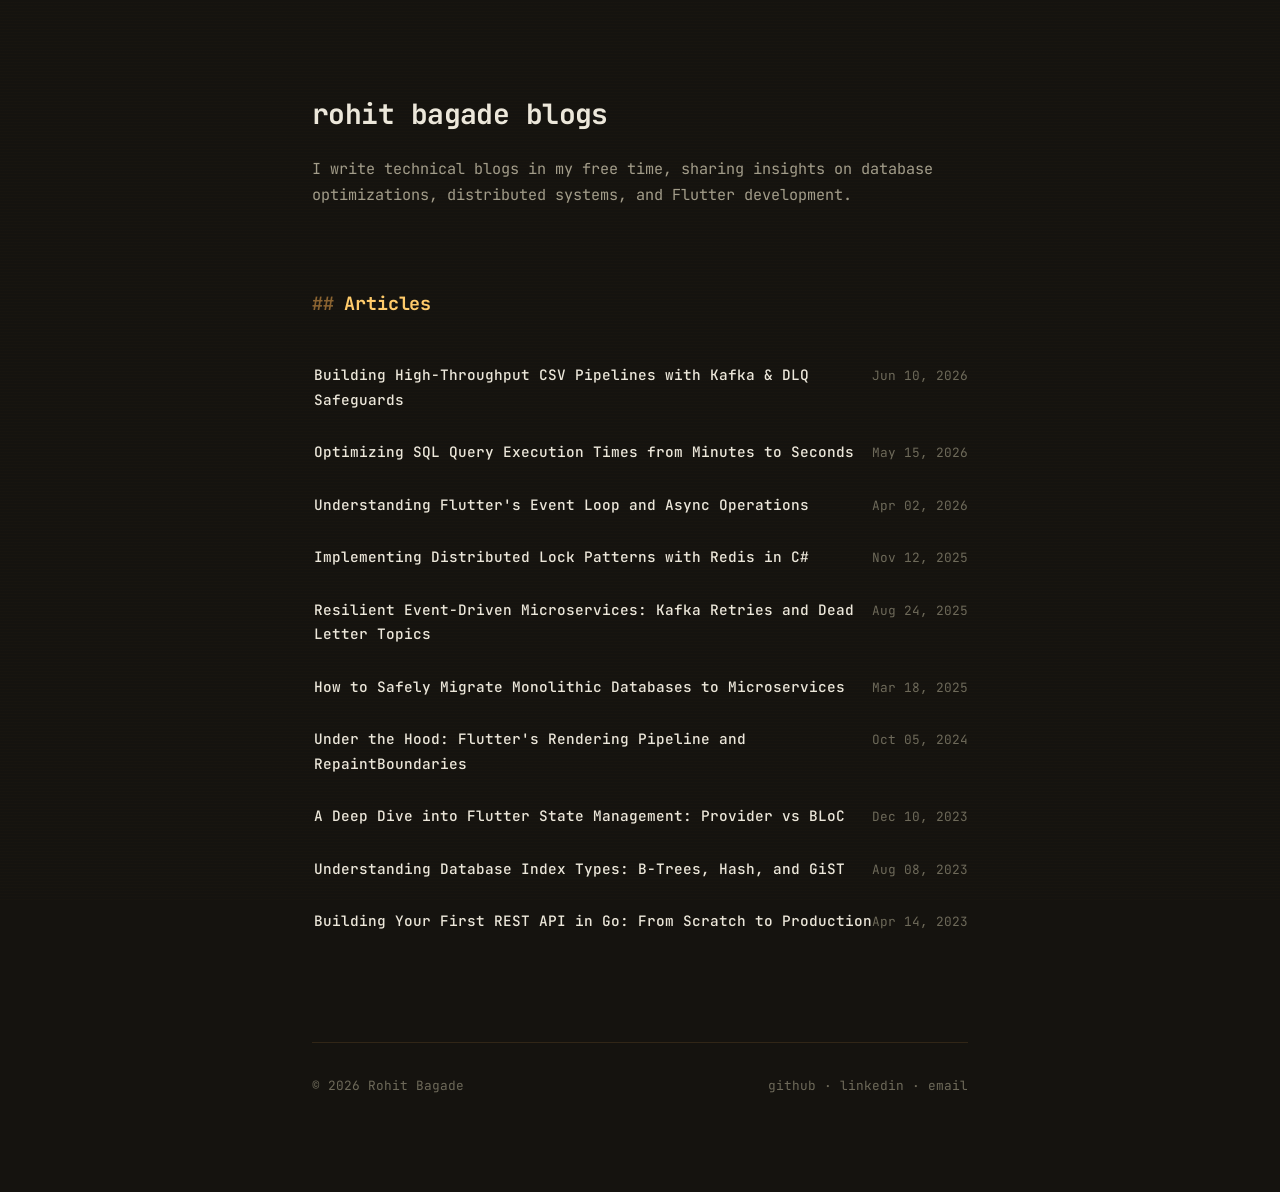
<file: blog/index.html>
<!DOCTYPE html>
<html lang="en">
<head>
  <meta charset="UTF-8">
  <meta name="viewport" content="width=device-width, initial-scale=1.0">
  <link rel="icon" type="image/svg+xml" href="/favicon.svg">
  <title>Blog | Rohit Bagade</title>
  <meta name="description" content="Technical articles, thoughts, and lessons learned on software engineering by Rohit Bagade.">
  
  <!-- Open Graph -->
  <meta property="og:type" content="website">
  <meta property="og:title" content="Blog | Rohit Bagade">
  <meta property="og:description" content="Software Engineer at Zenoti. Articles on distributed systems, database optimization, and Flutter.">
  
  <!-- Fonts -->
  <link rel="preconnect" href="https://fonts.googleapis.com">
  <link rel="preconnect" href="https://fonts.gstatic.com" crossorigin>
  <link href="https://fonts.googleapis.com/css2?family=JetBrains+Mono:wght@400;500;600;700&display=swap" rel="stylesheet">
  
  <link rel="stylesheet" href="/blog/style.css">
</head>
<body>


  <div class="container">
    <!-- Profile Intro -->
    <header class="profile">
      <div>
        <h1>rohit bagade blogs</h1>
        <p class="text-slate-200">
          I write technical blogs in my free time, sharing insights on database optimizations, distributed systems, and Flutter development.
        </p>
      </div>
    </header>

    <!-- Blog Posts List -->
    <section>
      <h2>Articles</h2>
      
      <div class="post-list">
        
        <a href="/blog/posts/csv-pipelines-kafka" class="post-item">
          <span class="post-title">Building High-Throughput CSV Pipelines with Kafka & DLQ Safeguards</span>
          <span class="post-date">Jun 10, 2026</span>
        </a>
        
        <a href="/blog/posts/optimizing-sql-queries" class="post-item">
          <span class="post-title">Optimizing SQL Query Execution Times from Minutes to Seconds</span>
          <span class="post-date">May 15, 2026</span>
        </a>
        
        <a href="/blog/posts/flutter-event-loops" class="post-item">
          <span class="post-title">Understanding Flutter's Event Loop and Async Operations</span>
          <span class="post-date">Apr 02, 2026</span>
        </a>
        
        <a href="/blog/posts/redis-distributed-locks" class="post-item">
          <span class="post-title">Implementing Distributed Lock Patterns with Redis in C#</span>
          <span class="post-date">Nov 12, 2025</span>
        </a>
        
        <a href="/blog/posts/kafka-retry-patterns" class="post-item">
          <span class="post-title">Resilient Event-Driven Microservices: Kafka Retries and Dead Letter Topics</span>
          <span class="post-date">Aug 24, 2025</span>
        </a>
        
        <a href="/blog/posts/database-migration-strangler" class="post-item">
          <span class="post-title">How to Safely Migrate Monolithic Databases to Microservices</span>
          <span class="post-date">Mar 18, 2025</span>
        </a>
        
        <a href="/blog/posts/flutter-repaint-boundaries" class="post-item">
          <span class="post-title">Under the Hood: Flutter's Rendering Pipeline and RepaintBoundaries</span>
          <span class="post-date">Oct 05, 2024</span>
        </a>
        
        <a href="/blog/posts/flutter-state-management" class="post-item">
          <span class="post-title">A Deep Dive into Flutter State Management: Provider vs BLoC</span>
          <span class="post-date">Dec 10, 2023</span>
        </a>
        
        <a href="/blog/posts/database-indexes-deep-dive" class="post-item">
          <span class="post-title">Understanding Database Index Types: B-Trees, Hash, and GiST</span>
          <span class="post-date">Aug 08, 2023</span>
        </a>
        
        <a href="/blog/posts/go-rest-api" class="post-item">
          <span class="post-title">Building Your First REST API in Go: From Scratch to Production</span>
          <span class="post-date">Apr 14, 2023</span>
        </a>
        
      </div>
    </section>

    <!-- Footer -->
    <footer>
      <div>&copy; 2026 Rohit Bagade</div>
      <div>
        <a href="https://github.com/Roht5" target="_blank" rel="noreferrer noopener">github</a> &middot;
        <a href="https://linkedin.com/in/rohit-bagade-developer" target="_blank" rel="noreferrer noopener">linkedin</a> &middot;
        <a href="mailto:rohitbagadeofficial@gmail.com">email</a>
      </div>
    </footer>
  </div>

  <script src="/blog/script.js"></script>
</body>
</html>
</file>
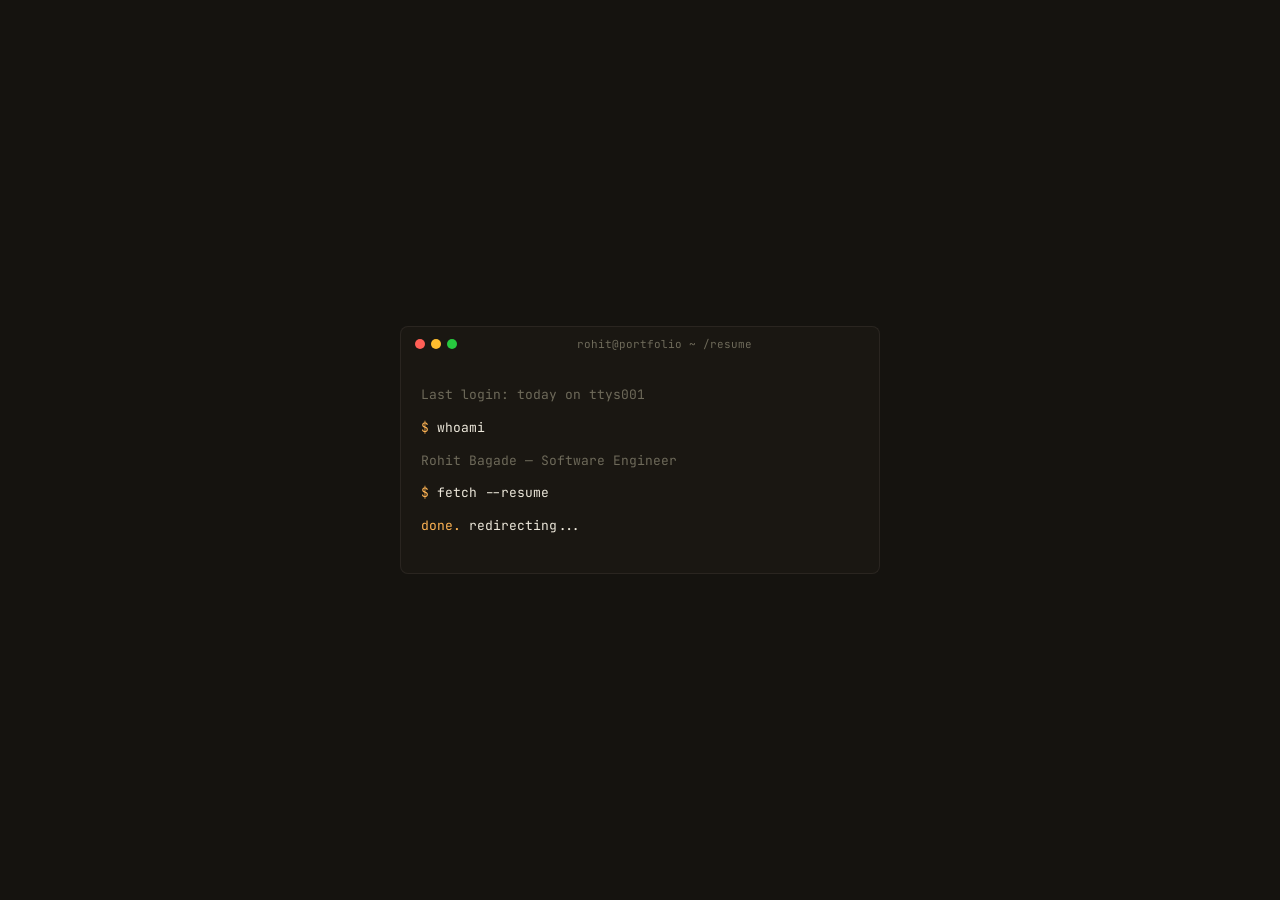
<file: resume/index.html>
<!DOCTYPE html>
<html lang="en">
<head>
  <meta charset="UTF-8">
  <meta name="viewport" content="width=device-width, initial-scale=1.0">
  <link rel="icon" type="image/svg+xml" href="/favicon.svg">
  <link rel="preconnect" href="https://fonts.googleapis.com">
  <link rel="preconnect" href="https://fonts.gstatic.com" crossorigin>
  <link href="https://fonts.googleapis.com/css2?family=JetBrains+Mono:wght@400;600&display=swap" rel="stylesheet">
  <title>Resume | Rohit Bagade</title>
  <style>
    body {
      background: #15130f;
      color: #a39d8a;
      font-family: 'JetBrains Mono', monospace;
      display: flex;
      align-items: center;
      justify-content: center;
      min-height: 100vh;
      margin: 0;
    }
    .terminal {
      max-width: 480px;
      width: 90%;
    }
    .terminal-bar {
      display: flex;
      align-items: center;
      gap: 6px;
      padding: 10px 14px;
      background: #1a1712;
      border: 1px solid #2a2520;
      border-bottom: none;
      border-radius: 8px 8px 0 0;
    }
    .dot { width: 10px; height: 10px; border-radius: 50%; }
    .dot-red { background: #ff5f56; }
    .dot-yellow { background: #ffbd2e; }
    .dot-green { background: #27c93f; }
    .terminal-title {
      flex: 1;
      text-align: center;
      font-size: 11px;
      color: #6e6a5a;
    }
    .terminal-body {
      background: #1a1712;
      border: 1px solid #2a2520;
      border-top: none;
      border-radius: 0 0 8px 8px;
      padding: 24px 20px;
    }
    .line {
      margin-bottom: 12px;
      font-size: 13px;
      line-height: 1.6;
    }
    .prompt { color: #ffb454; }
    .cmd { color: #ece7da; }
    .output { color: #6e6a5a; }
    .spinner {
      display: inline-block;
      animation: spin 0.8s steps(4) infinite;
    }
    @keyframes spin {
      0% { content: '|'; }
      25% { content: '/'; }
      50% { content: '-'; }
      75% { content: '\\'; }
    }
    .spinner::after {
      content: '|';
      animation: spin-chars 0.8s steps(4) infinite;
    }
    @keyframes spin-chars {
      0% { content: '|'; }
      25% { content: '/'; }
      50% { content: '-'; }
      75% { content: '\\'; }
    }
  </style>
</head>
<body>
  <div class="terminal">
    <div class="terminal-bar">
      <span class="dot dot-red"></span>
      <span class="dot dot-yellow"></span>
      <span class="dot dot-green"></span>
      <span class="terminal-title">rohit@portfolio ~ /resume</span>
    </div>
    <div class="terminal-body">
      <div class="line"><span class="output">Last login: today on ttys001</span></div>
      <div class="line"><span class="prompt">$</span> <span class="cmd">whoami</span></div>
      <div class="line"><span class="output">Rohit Bagade — Software Engineer</span></div>
      <div class="line">
        <span class="prompt">$</span> <span class="cmd">fetch --resume</span>
      </div>
      <div id="status" class="line">
        <span class="output"><span class="spinner"></span> fetching...</span>
      </div>
    </div>
  </div>

  <script>
    var DRIVE_FOLDER = "https://drive.google.com/drive/u/0/folders/1oGXa3U7pPXHj2WOIi6uaINk5wbx-_pqB";
    var statusEl = document.getElementById("status");

    function toViewUrl(url) {
      var idMatch = url.match(/\/d\/([a-zA-Z0-9_-]+)/);
      if (!idMatch) idMatch = url.match(/[?&]id=([a-zA-Z0-9_-]+)/);
      if (idMatch) return "https://drive.google.com/file/d/" + idMatch[1] + "/view";
      return url;
    }

    var redirected = false;
    function redirect(url) {
      if (redirected) return;
      redirected = true;
      statusEl.innerHTML = '<span class="prompt">done.</span> <span class="cmd">redirecting...</span>';
      setTimeout(function() { window.location.replace(url); }, 1000);
    }

    setTimeout(function() {
      if (!redirected) redirect(DRIVE_FOLDER);
    }, 5000);

    fetch("https://script.google.com/macros/s/AKfycby75PMLSbpTxL846-kBvuIIVQw-uRDR21H3A0wE2WNjMBOpXXvQXMK_yTkT6QUStTKN4w/exec", { redirect: "follow" })
      .then(function(r) { return r.json(); })
      .then(function(data) { redirect(toViewUrl(data.url)); })
      .catch(function() { redirect(DRIVE_FOLDER); });
  </script>
</body>
</html>
</file>
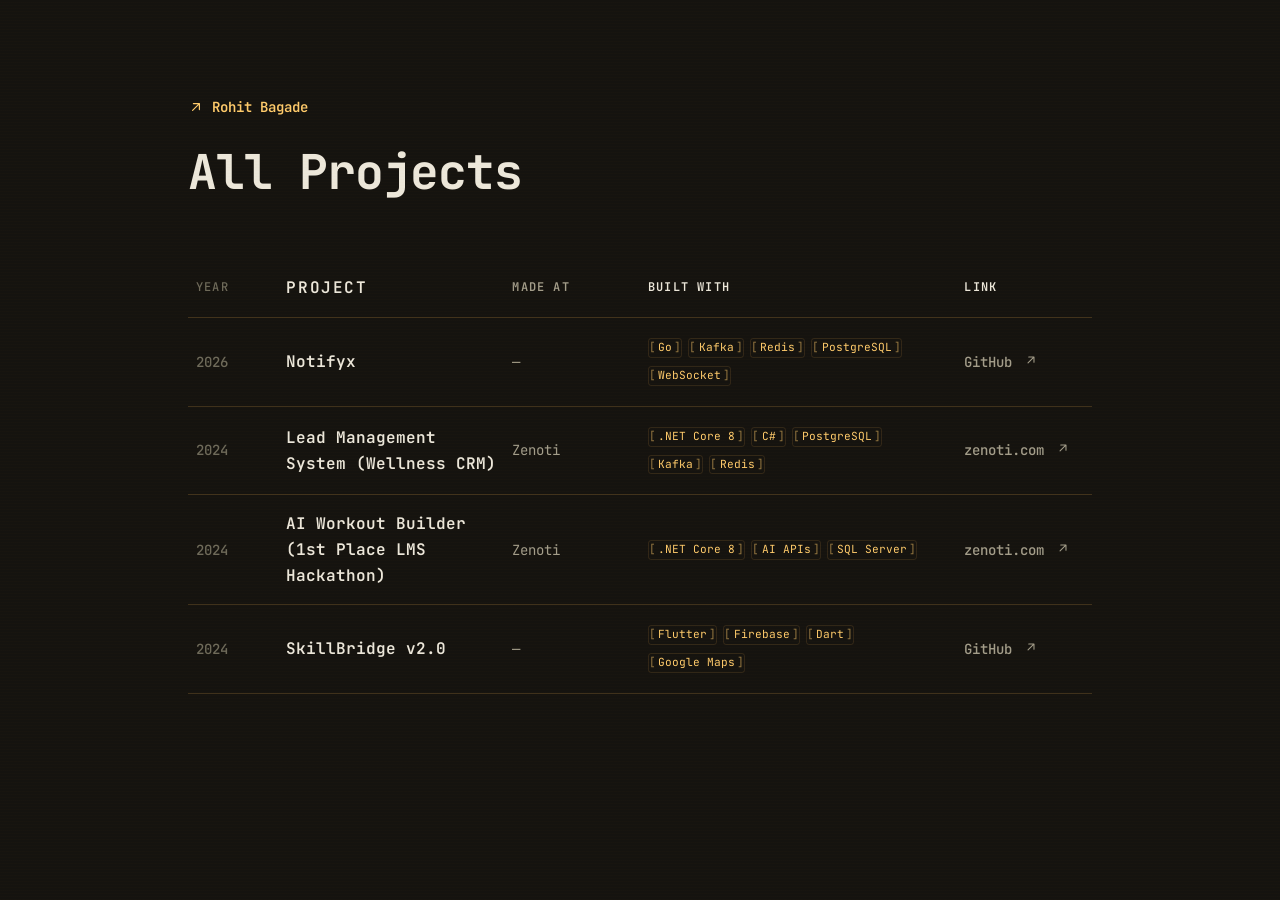
<file: archive.html>
<!DOCTYPE html>
<html lang="en" class="scroll-smooth">
<head>
  <meta charset="UTF-8">
  <meta name="viewport" content="width=device-width, initial-scale=1.0">
  <title>All Projects | Rohit Bagade</title>
  <meta name="description" content="A complete archive of software engineering projects, microservices, and applications built by Rohit Bagade.">
  
  <!-- Open Graph / Facebook -->
  <meta property="og:type" content="website">
  <meta property="og:url" content="file:///Users/rohitbagade/Rohit/AEF/Career/Projects/Portfolio/archive.html">
  <meta property="og:title" content="All Projects | Rohit Bagade">
  <meta property="og:description" content="A complete archive of software engineering projects, microservices, and applications built by Rohit Bagade.">
  <meta property="og:image" content="file:///Users/rohitbagade/.gemini/antigravity/brain/e822eb9d-3954-43d7-8532-df5fd481fc40/skillbridge_mockup_1781122751469.png">

  <link rel="preconnect" href="https://fonts.googleapis.com">
  <link rel="preconnect" href="https://fonts.gstatic.com" crossorigin>
  <link href="https://fonts.googleapis.com/css2?family=JetBrains+Mono:wght@400;500;700&display=swap" rel="stylesheet">
  <link rel="stylesheet" href="style.css">
  
  <style>
    /* Archive page specific layouts */
    .archive-container {
      max-width: 1000px;
      margin: 0 auto;
      padding: 5rem 1.5rem;
    }
    @media (min-width: 768px) {
      .archive-container {
        padding: 6rem 3rem;
      }
    }
    
    table {
      width: 100%;
      border-collapse: collapse;
      margin-top: 3rem;
      text-align: left;
    }
    
    th, td {
      padding: 1rem 0.5rem;
      border-bottom: 1px solid var(--color-border-hover);
      vertical-align: middle;
    }
    
    th {
      color: var(--color-text-primary);
      font-size: 0.75rem;
      font-weight: 600;
      text-transform: uppercase;
      letter-spacing: 0.1em;
    }
    
    td {
      font-size: 0.875rem;
    }
    
    .year-col {
      color: var(--color-text-muted);
      font-weight: 500;
      width: 10%;
    }
    
    .title-col {
      color: var(--color-text-primary);
      font-weight: 600;
      font-size: 1rem;
      width: 25%;
    }
    
    .made-at-col {
      color: var(--color-text-secondary);
      width: 15%;
    }
    
    .built-with-col {
      width: 35%;
    }
    
    .links-col {
      width: 15%;
    }
    
    .back-link {
      display: inline-flex;
      align-items: center;
      color: var(--color-accent-bright);
      font-weight: 600;
      font-size: 0.875rem;
      margin-bottom: 1rem;
    }
    
    .back-link svg {
      margin-right: 0.5rem;
      transition: transform 0.15s ease;
    }
    
    .back-link:hover svg {
      transform: translateX(-0.25rem);
    }
    
    /* Hover Row Highlight */
    tr {
      transition: background-color 0.15s ease;
    }
    tbody tr:hover {
      background-color: var(--color-card-hover);
    }
    
    .tech-pill {
      font-size: 0.7rem;
      margin-right: 0.375rem;
      margin-top: 0.25rem;
      margin-bottom: 0.25rem;
    }
  </style>
</head>
<body class="bg-slate-900 text-slate-400 font-sans antialiased selection:bg-teal-300 selection:text-slate-900 relative min-h-screen">

  <div class="archive-container">
    <a href="index.html" class="back-link group">
      <svg class="h-4 w-4 transform rotate-180 transition-transform" viewBox="0 0 20 20" fill="currentColor" aria-hidden="true">
        <path fill-rule="evenodd" d="M5.22 14.78a.75.75 0 001.06 0l7.22-7.22v5.69a.75.75 0 001.5 0v-7.5a.75.75 0 00-.75-.75h-7.5a.75.75 0 000 1.5h5.69l-7.22 7.22a.75.75 0 000 1.06z" clip-rule="evenodd"></path>
      </svg>
      Rohit Bagade
    </a>
    
    <h1 class="text-4xl font-bold tracking-tight text-slate-200 sm:text-5xl">All Projects</h1>
    
    <table>
      <thead>
        <tr>
          <th class="year-col">Year</th>
          <th class="title-col">Project</th>
          <th class="made-at-col">Made at</th>
          <th class="built-with-col">Built with</th>
          <th class="links-col">Link</th>
        </tr>
      </thead>
      <tbody>

        <!-- Notifyx -->
        <tr>
          <td class="year-col">2026</td>
          <td class="title-col">Notifyx</td>
          <td class="made-at-col">—</td>
          <td class="built-with-col">
            <div class="flex flex-wrap">
              <span class="flex items-center rounded-full bg-teal-400/10 px-2.5 py-0.5 text-teal-300 tech-pill">Go</span>
              <span class="flex items-center rounded-full bg-teal-400/10 px-2.5 py-0.5 text-teal-300 tech-pill">Kafka</span>
              <span class="flex items-center rounded-full bg-teal-400/10 px-2.5 py-0.5 text-teal-300 tech-pill">Redis</span>
              <span class="flex items-center rounded-full bg-teal-400/10 px-2.5 py-0.5 text-teal-300 tech-pill">PostgreSQL</span>
              <span class="flex items-center rounded-full bg-teal-400/10 px-2.5 py-0.5 text-teal-300 tech-pill">WebSocket</span>
            </div>
          </td>
          <td class="links-col">
            <a href="https://github.com/Roht5/Notifyx" target="_blank" rel="noreferrer noopener" class="inline-flex items-baseline font-medium text-slate-300 hover:text-teal-300 group/link" aria-label="GitHub Repository">
              <span>GitHub <svg class="inline-block h-3.5 w-3.5 shrink-0 transition-transform group-hover/link:-translate-y-0.5 group-hover/link:translate-x-0.5 ml-1" viewBox="0 0 20 20" fill="currentColor" aria-hidden="true"><path fill-rule="evenodd" d="M5.22 14.78a.75.75 0 001.06 0l7.22-7.22v5.69a.75.75 0 001.5 0v-7.5a.75.75 0 00-.75-.75h-7.5a.75.75 0 000 1.5h5.69l-7.22 7.22a.75.75 0 000 1.06z" clip-rule="evenodd"></path></svg></span>
            </a>
          </td>
        </tr>

        <!-- Zenoti LMS -->
        <tr>
          <td class="year-col">2024</td>
          <td class="title-col">Lead Management System (Wellness CRM)</td>
          <td class="made-at-col">Zenoti</td>
          <td class="built-with-col">
            <div class="flex flex-wrap">
              <span class="flex items-center rounded-full bg-teal-400/10 px-2.5 py-0.5 text-teal-300 tech-pill">.NET Core 8</span>
              <span class="flex items-center rounded-full bg-teal-400/10 px-2.5 py-0.5 text-teal-300 tech-pill">C#</span>
              <span class="flex items-center rounded-full bg-teal-400/10 px-2.5 py-0.5 text-teal-300 tech-pill">PostgreSQL</span>
              <span class="flex items-center rounded-full bg-teal-400/10 px-2.5 py-0.5 text-teal-300 tech-pill">Kafka</span>
              <span class="flex items-center rounded-full bg-teal-400/10 px-2.5 py-0.5 text-teal-300 tech-pill">Redis</span>
            </div>
          </td>
          <td class="links-col">
            <a href="https://www.zenoti.com/ai-workforce/lead-manager" target="_blank" rel="noreferrer noopener" class="inline-flex items-baseline font-medium text-slate-300 hover:text-teal-300 group/link" aria-label="Zenoti AI Lead Manager (opens in a new tab)">
              <span>zenoti.com <svg class="inline-block h-3.5 w-3.5 shrink-0 transition-transform group-hover/link:-translate-y-0.5 group-hover/link:translate-x-0.5 ml-1" viewBox="0 0 20 20" fill="currentColor" aria-hidden="true"><path fill-rule="evenodd" d="M5.22 14.78a.75.75 0 001.06 0l7.22-7.22v5.69a.75.75 0 001.5 0v-7.5a.75.75 0 00-.75-.75h-7.5a.75.75 0 000 1.5h5.69l-7.22 7.22a.75.75 0 000 1.06z" clip-rule="evenodd"></path></svg></span>
            </a>
          </td>
        </tr>
        
        <!-- Zenoti AI Workout Builder -->
        <tr>
          <td class="year-col">2024</td>
          <td class="title-col">AI Workout Builder (1st Place LMS Hackathon)</td>
          <td class="made-at-col">Zenoti</td>
          <td class="built-with-col">
            <div class="flex flex-wrap">
              <span class="flex items-center rounded-full bg-teal-400/10 px-2.5 py-0.5 text-teal-300 tech-pill">.NET Core 8</span>
              <span class="flex items-center rounded-full bg-teal-400/10 px-2.5 py-0.5 text-teal-300 tech-pill">AI APIs</span>
              <span class="flex items-center rounded-full bg-teal-400/10 px-2.5 py-0.5 text-teal-300 tech-pill">SQL Server</span>
            </div>
          </td>
          <td class="links-col">
            <a href="https://www.zenoti.com/ai-workforce/ai-workout-builder" target="_blank" rel="noreferrer noopener" class="inline-flex items-baseline font-medium text-slate-300 hover:text-teal-300 group/link" aria-label="Zenoti AI Workout Builder (opens in a new tab)">
              <span>zenoti.com <svg class="inline-block h-3.5 w-3.5 shrink-0 transition-transform group-hover/link:-translate-y-0.5 group-hover/link:translate-x-0.5 ml-1" viewBox="0 0 20 20" fill="currentColor" aria-hidden="true"><path fill-rule="evenodd" d="M5.22 14.78a.75.75 0 001.06 0l7.22-7.22v5.69a.75.75 0 001.5 0v-7.5a.75.75 0 00-.75-.75h-7.5a.75.75 0 000 1.5h5.69l-7.22 7.22a.75.75 0 000 1.06z" clip-rule="evenodd"></path></svg></span>
            </a>
          </td>
        </tr>
        
        <!-- SkillBridge v2.0 -->
        <tr>
          <td class="year-col">2024</td>
          <td class="title-col">SkillBridge v2.0</td>
          <td class="made-at-col">—</td>
          <td class="built-with-col">
            <div class="flex flex-wrap">
              <span class="flex items-center rounded-full bg-teal-400/10 px-2.5 py-0.5 text-teal-300 tech-pill">Flutter</span>
              <span class="flex items-center rounded-full bg-teal-400/10 px-2.5 py-0.5 text-teal-300 tech-pill">Firebase</span>
              <span class="flex items-center rounded-full bg-teal-400/10 px-2.5 py-0.5 text-teal-300 tech-pill">Dart</span>
              <span class="flex items-center rounded-full bg-teal-400/10 px-2.5 py-0.5 text-teal-300 tech-pill">Google Maps</span>
            </div>
          </td>
          <td class="links-col">
            <a href="https://github.com/Roht5/SkillBridge-v2.0" target="_blank" rel="noreferrer noopener" class="inline-flex items-baseline font-medium text-slate-300 hover:text-teal-300 group/link" aria-label="GitHub Repository">
              <span>GitHub <svg class="inline-block h-3.5 w-3.5 shrink-0 transition-transform group-hover/link:-translate-y-0.5 group-hover/link:translate-x-0.5 ml-1" viewBox="0 0 20 20" fill="currentColor" aria-hidden="true"><path fill-rule="evenodd" d="M5.22 14.78a.75.75 0 001.06 0l7.22-7.22v5.69a.75.75 0 001.5 0v-7.5a.75.75 0 00-.75-.75h-7.5a.75.75 0 000 1.5h5.69l-7.22 7.22a.75.75 0 000 1.06z" clip-rule="evenodd"></path></svg></span>
            </a>
          </td>
        </tr>

      </tbody>
    </table>
  </div>

  <script src="script.js"></script>
</body>
</html>
</file>
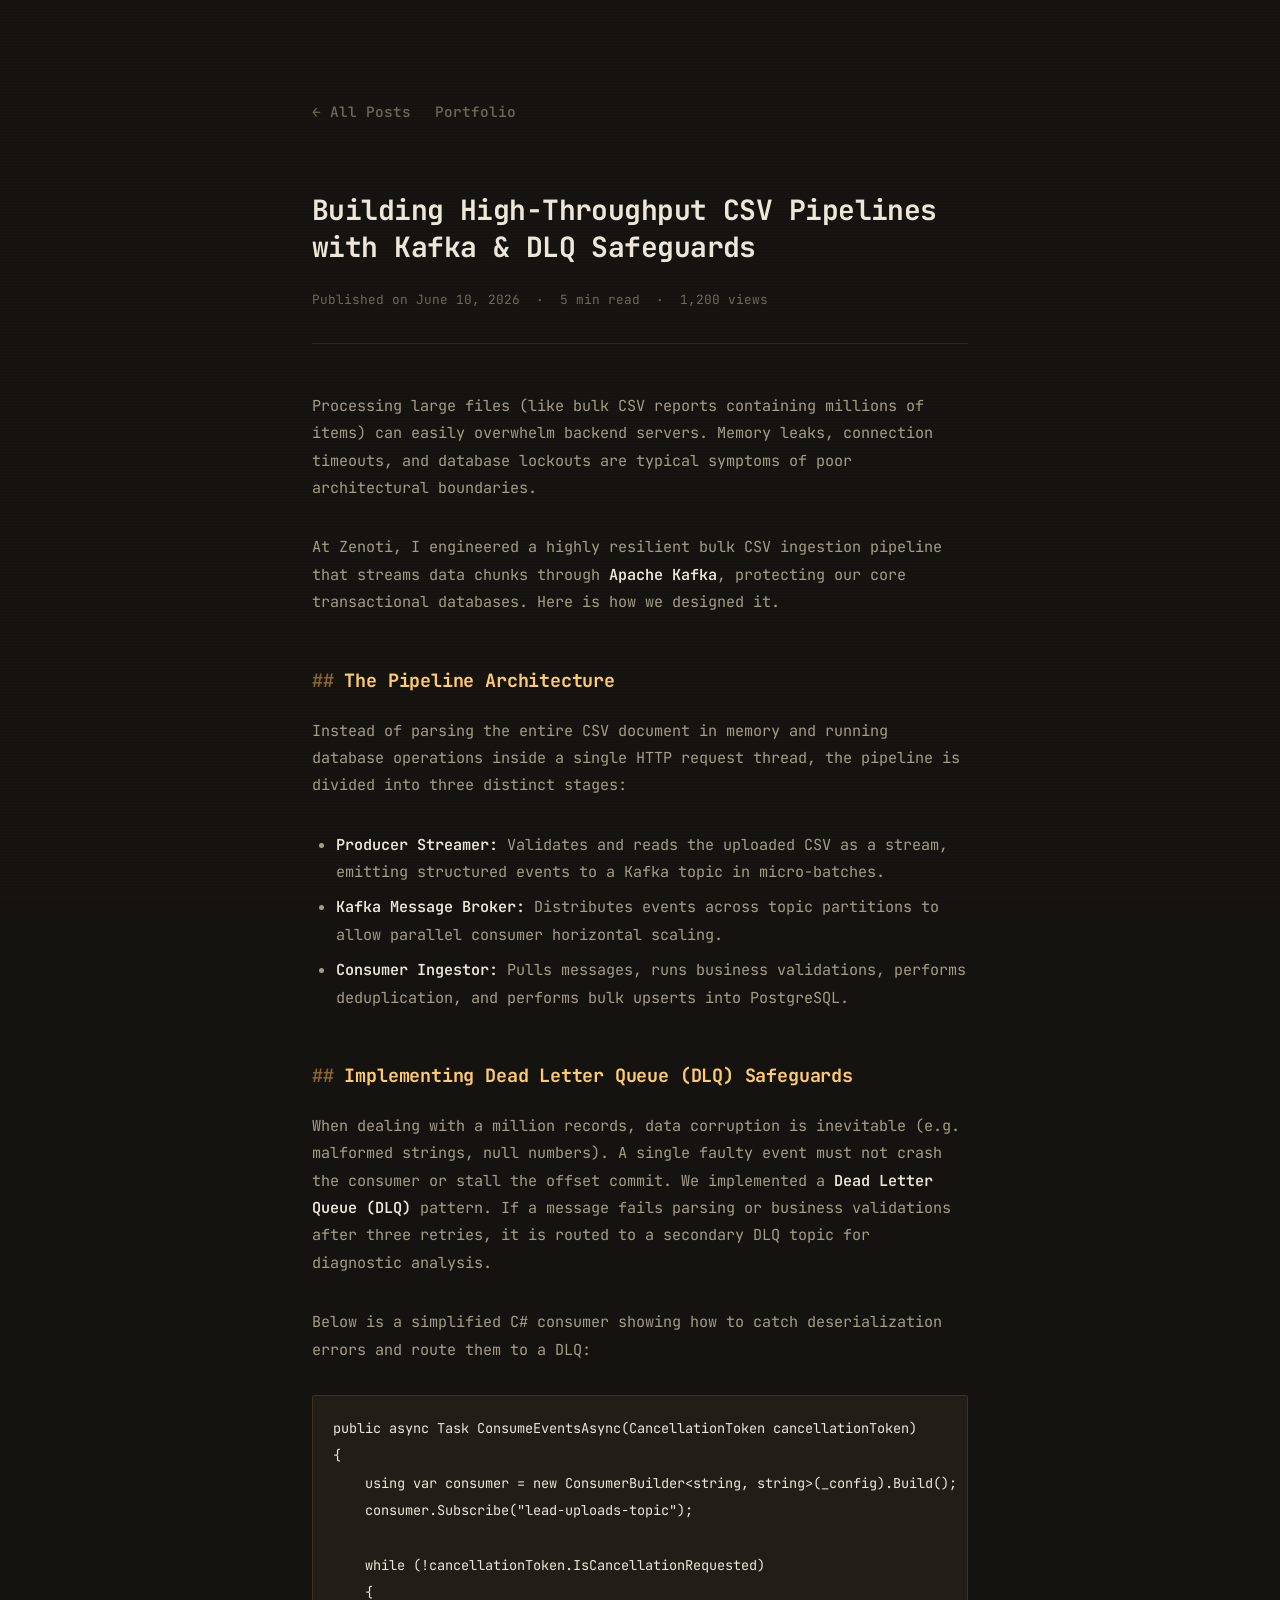
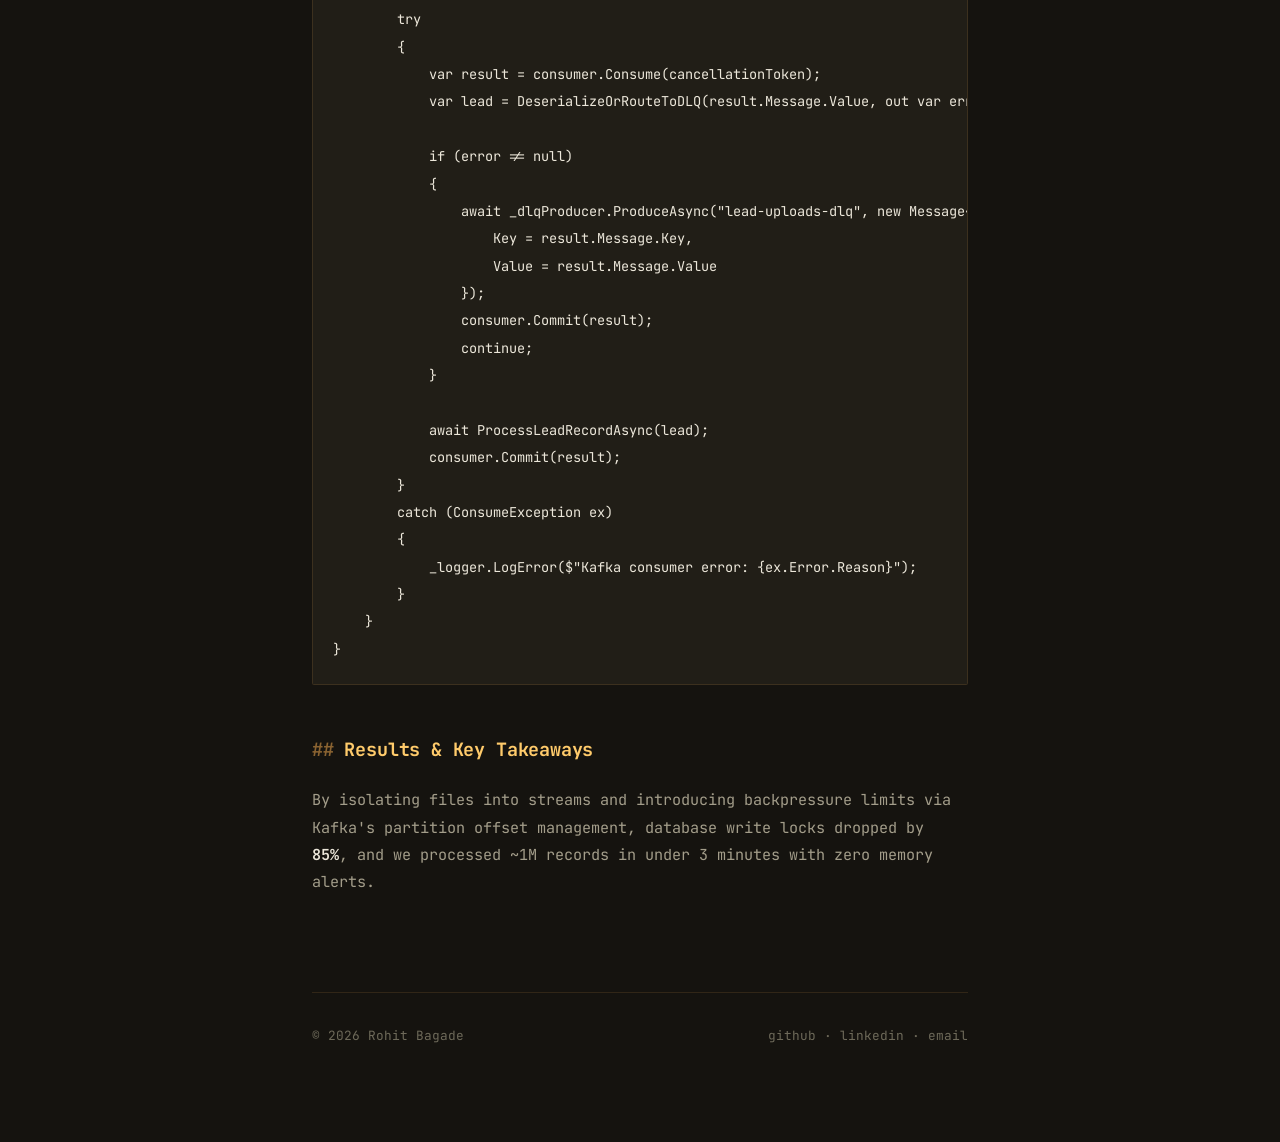
<file: blog/posts/csv-pipelines-kafka.html>
<!DOCTYPE html>
<html lang="en">
<head>
  <meta charset="UTF-8">
  <meta name="viewport" content="width=device-width, initial-scale=1.0">
  <link rel="icon" type="image/svg+xml" href="/favicon.svg">
  <title>Building High-Throughput CSV Pipelines with Kafka & DLQ Safeguards | Rohit Bagade</title>
  <meta name="description" content="A technical deep dive into processing millions of records from bulk CSV uploads reliably using Apache Kafka and Dead Letter Queue patterns in C#.">
  
  <link rel="preconnect" href="https://fonts.googleapis.com">
  <link rel="preconnect" href="https://fonts.gstatic.com" crossorigin>
  <link href="https://fonts.googleapis.com/css2?family=JetBrains+Mono:wght@400;500;600;700&display=swap" rel="stylesheet">
  
  <link rel="stylesheet" href="/blog/style.css">
</head>
<body>

  <!-- Reading Progress Bar -->
  <div id="progress-bar"></div>
  

  <div class="container">
    <nav>
      <a href="/blog/">← All Posts</a>
      <a href="/">Portfolio</a>
    </nav>

    <article>
      <header class="article-header">
        <h1>Building High-Throughput CSV Pipelines with Kafka & DLQ Safeguards</h1>
        <div class="article-meta">
          <span>Published on June 10, 2026</span>
          <span>&middot;</span>
          <span>5 min read</span>
          <span>&middot;</span>
          <span>1,200 views</span>
        </div>
      </header>

      <section class="article-content">
        <p>
          Processing large files (like bulk CSV reports containing millions of items) can easily overwhelm backend servers. Memory leaks, connection timeouts, and database lockouts are typical symptoms of poor architectural boundaries.
        </p>
        
        <p>
          At Zenoti, I engineered a highly resilient bulk CSV ingestion pipeline that streams data chunks through <strong>Apache Kafka</strong>, protecting our core transactional databases. Here is how we designed it.
        </p>

        <h2>The Pipeline Architecture</h2>
        <p>
          Instead of parsing the entire CSV document in memory and running database operations inside a single HTTP request thread, the pipeline is divided into three distinct stages:
        </p>
        
        <ul>
          <li><strong>Producer Streamer:</strong> Validates and reads the uploaded CSV as a stream, emitting structured events to a Kafka topic in micro-batches.</li>
          <li><strong>Kafka Message Broker:</strong> Distributes events across topic partitions to allow parallel consumer horizontal scaling.</li>
          <li><strong>Consumer Ingestor:</strong> Pulls messages, runs business validations, performs deduplication, and performs bulk upserts into PostgreSQL.</li>
        </ul>

        <h2>Implementing Dead Letter Queue (DLQ) Safeguards</h2>
        <p>
          When dealing with a million records, data corruption is inevitable (e.g. malformed strings, null numbers). A single faulty event must not crash the consumer or stall the offset commit. We implemented a <strong>Dead Letter Queue (DLQ)</strong> pattern. If a message fails parsing or business validations after three retries, it is routed to a secondary DLQ topic for diagnostic analysis.
        </p>

        <p>
          Below is a simplified C# consumer showing how to catch deserialization errors and route them to a DLQ:
        </p>

        <pre><code>public async Task ConsumeEventsAsync(CancellationToken cancellationToken)
{
    using var consumer = new ConsumerBuilder&lt;string, string&gt;(_config).Build();
    consumer.Subscribe("lead-uploads-topic");

    while (!cancellationToken.IsCancellationRequested)
    {
        try
        {
            var result = consumer.Consume(cancellationToken);
            var lead = DeserializeOrRouteToDLQ(result.Message.Value, out var error);
            
            if (error != null)
            {
                await _dlqProducer.ProduceAsync("lead-uploads-dlq", new Message&lt;string, string&gt; {
                    Key = result.Message.Key,
                    Value = result.Message.Value
                });
                consumer.Commit(result);
                continue;
            }

            await ProcessLeadRecordAsync(lead);
            consumer.Commit(result);
        }
        catch (ConsumeException ex)
        {
            _logger.LogError($"Kafka consumer error: {ex.Error.Reason}");
        }
    }
}</code></pre>

        <h2>Results & Key Takeaways</h2>
        <p>
          By isolating files into streams and introducing backpressure limits via Kafka's partition offset management, database write locks dropped by <strong>85%</strong>, and we processed ~1M records in under 3 minutes with zero memory alerts.
        </p>
      </section>
    </article>

    <footer>
      <div>&copy; 2026 Rohit Bagade</div>
      <div>
        <a href="https://github.com/Roht5" target="_blank" rel="noreferrer noopener">github</a> &middot;
        <a href="https://linkedin.com/" target="_blank" rel="noreferrer noopener">linkedin</a> &middot;
        <a href="mailto:rohit@example.com">email</a>
      </div>
    </footer>
  </div>

  <script src="/blog/script.js"></script>
</body>
</html>
</file>
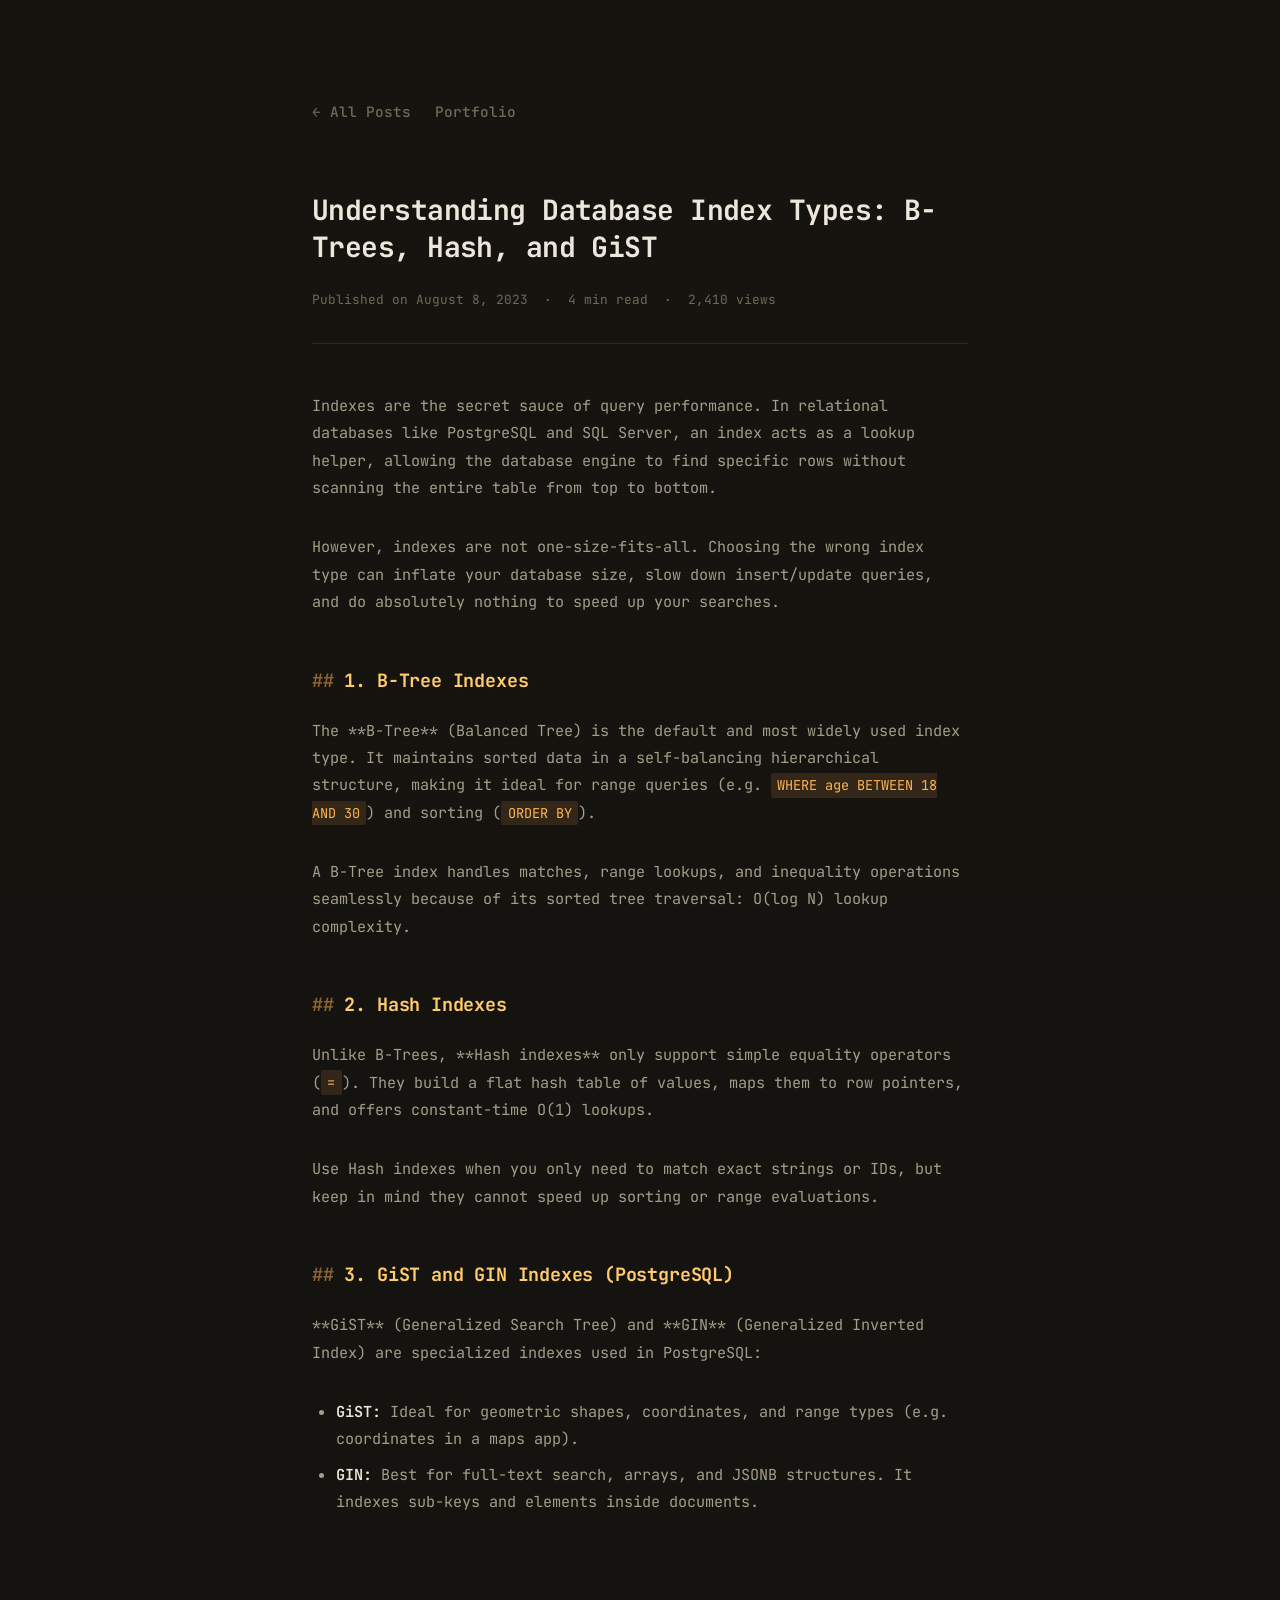
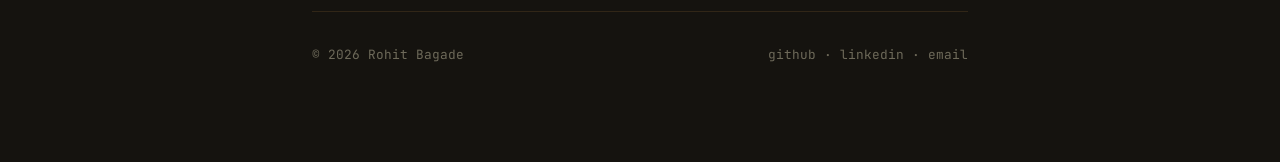
<file: blog/posts/database-indexes-deep-dive.html>
<!DOCTYPE html>
<html lang="en">
<head>
  <meta charset="UTF-8">
  <meta name="viewport" content="width=device-width, initial-scale=1.0">
  <link rel="icon" type="image/svg+xml" href="/favicon.svg">
  <title>Understanding Database Index Types: B-Trees, Hash, and GiST | Rohit Bagade</title>
  <meta name="description" content="An under-the-hood look at how different database index types function and how to choose the right one for query optimization.">
  
  <link rel="preconnect" href="https://fonts.googleapis.com">
  <link rel="preconnect" href="https://fonts.gstatic.com" crossorigin>
  <link href="https://fonts.googleapis.com/css2?family=JetBrains+Mono:wght@400;500;600;700&display=swap" rel="stylesheet">
  
  <link rel="stylesheet" href="/blog/style.css">
</head>
<body>

  <!-- Reading Progress Bar -->
  <div id="progress-bar"></div>
  

  <div class="container">
    <nav>
      <a href="/blog/">← All Posts</a>
      <a href="/">Portfolio</a>
    </nav>

    <article>
      <header class="article-header">
        <h1>Understanding Database Index Types: B-Trees, Hash, and GiST</h1>
        <div class="article-meta">
          <span>Published on August 8, 2023</span>
          <span>&middot;</span>
          <span>4 min read</span>
          <span>&middot;</span>
          <span>2,410 views</span>
        </div>
      </header>

      <section class="article-content">
        <p>
          Indexes are the secret sauce of query performance. In relational databases like PostgreSQL and SQL Server, an index acts as a lookup helper, allowing the database engine to find specific rows without scanning the entire table from top to bottom.
        </p>

        <p>
          However, indexes are not one-size-fits-all. Choosing the wrong index type can inflate your database size, slow down insert/update queries, and do absolutely nothing to speed up your searches.
        </p>

        <h2>1. B-Tree Indexes</h2>
        <p>
          The **B-Tree** (Balanced Tree) is the default and most widely used index type. It maintains sorted data in a self-balancing hierarchical structure, making it ideal for range queries (e.g. <code>WHERE age BETWEEN 18 AND 30</code>) and sorting (<code>ORDER BY</code>).
        </p>

        <p>
          A B-Tree index handles matches, range lookups, and inequality operations seamlessly because of its sorted tree traversal: O(log N) lookup complexity.
        </p>

        <h2>2. Hash Indexes</h2>
        <p>
          Unlike B-Trees, **Hash indexes** only support simple equality operators (<code>=</code>). They build a flat hash table of values, maps them to row pointers, and offers constant-time O(1) lookups.
        </p>

        <p>
          Use Hash indexes when you only need to match exact strings or IDs, but keep in mind they cannot speed up sorting or range evaluations.
        </p>

        <h2>3. GiST and GIN Indexes (PostgreSQL)</h2>
        <p>
          **GiST** (Generalized Search Tree) and **GIN** (Generalized Inverted Index) are specialized indexes used in PostgreSQL:
        </p>

        <ul>
          <li><strong>GiST:</strong> Ideal for geometric shapes, coordinates, and range types (e.g. coordinates in a maps app).</li>
          <li><strong>GIN:</strong> Best for full-text search, arrays, and JSONB structures. It indexes sub-keys and elements inside documents.</li>
        </ul>
      </section>
    </article>

    <footer>
      <div>&copy; 2026 Rohit Bagade</div>
      <div>
        <a href="https://github.com/Roht5" target="_blank" rel="noreferrer noopener">github</a> &middot;
        <a href="https://linkedin.com/" target="_blank" rel="noreferrer noopener">linkedin</a> &middot;
        <a href="mailto:rohitbagadeofficial@gmail.com">email</a>
      </div>
    </footer>
  </div>

  <script src="/blog/script.js"></script>
</body>
</html>
</file>
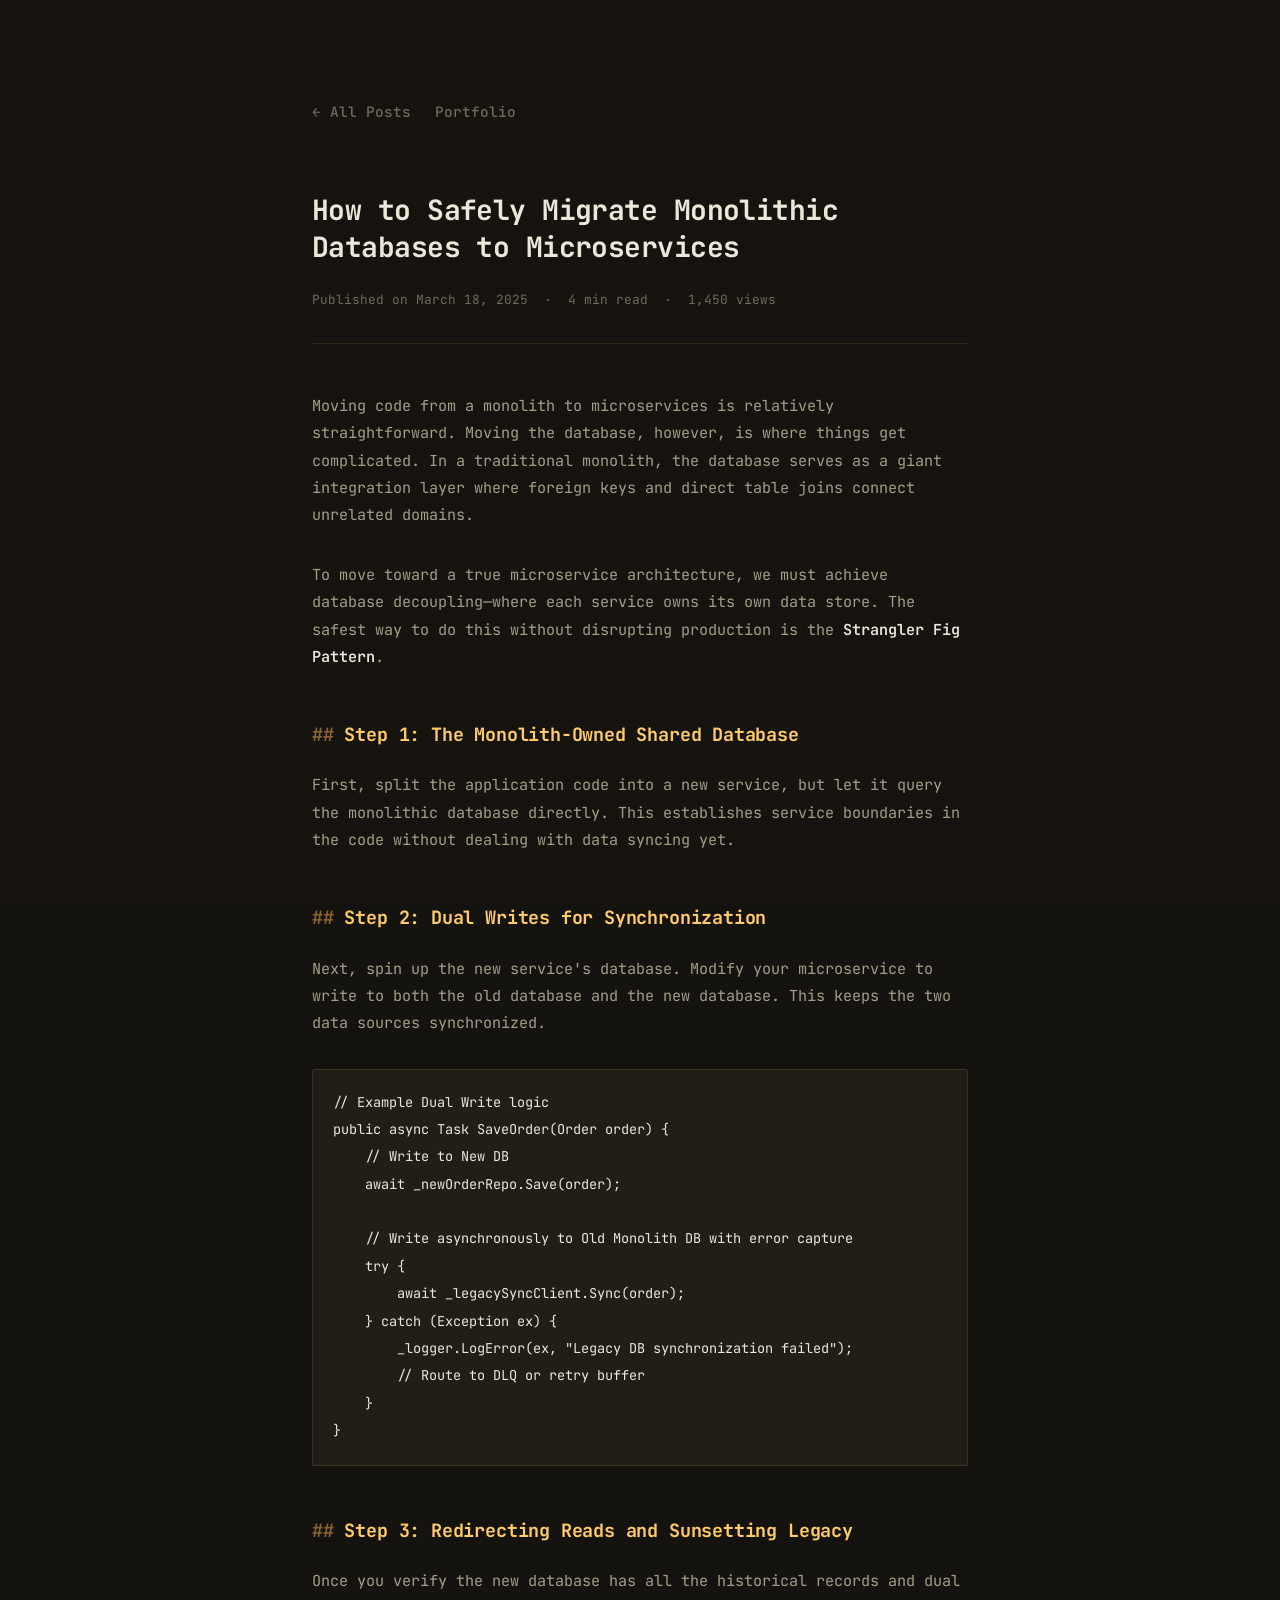
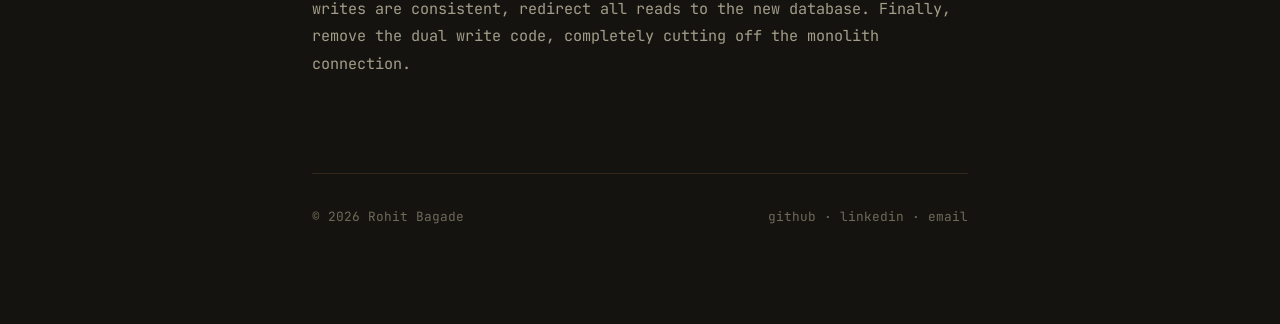
<file: blog/posts/database-migration-strangler.html>
<!DOCTYPE html>
<html lang="en">
<head>
  <meta charset="UTF-8">
  <meta name="viewport" content="width=device-width, initial-scale=1.0">
  <link rel="icon" type="image/svg+xml" href="/favicon.svg">
  <title>How to Safely Migrate Monolithic Databases to Microservices | Rohit Bagade</title>
  <meta name="description" content="A roadmap using the Strangler Fig pattern to migrate monolithic schemas and tables into independent database services.">
  
  <link rel="preconnect" href="https://fonts.googleapis.com">
  <link rel="preconnect" href="https://fonts.gstatic.com" crossorigin>
  <link href="https://fonts.googleapis.com/css2?family=JetBrains+Mono:wght@400;500;600;700&display=swap" rel="stylesheet">
  
  <link rel="stylesheet" href="/blog/style.css">
</head>
<body>

  <!-- Reading Progress Bar -->
  <div id="progress-bar"></div>
  

  <div class="container">
    <nav>
      <a href="/blog/">← All Posts</a>
      <a href="/">Portfolio</a>
    </nav>

    <article>
      <header class="article-header">
        <h1>How to Safely Migrate Monolithic Databases to Microservices</h1>
        <div class="article-meta">
          <span>Published on March 18, 2025</span>
          <span>&middot;</span>
          <span>4 min read</span>
          <span>&middot;</span>
          <span>1,450 views</span>
        </div>
      </header>

      <section class="article-content">
        <p>
          Moving code from a monolith to microservices is relatively straightforward. Moving the database, however, is where things get complicated. In a traditional monolith, the database serves as a giant integration layer where foreign keys and direct table joins connect unrelated domains.
        </p>

        <p>
          To move toward a true microservice architecture, we must achieve database decoupling—where each service owns its own data store. The safest way to do this without disrupting production is the <strong>Strangler Fig Pattern</strong>.
        </p>

        <h2>Step 1: The Monolith-Owned Shared Database</h2>
        <p>
          First, split the application code into a new service, but let it query the monolithic database directly. This establishes service boundaries in the code without dealing with data syncing yet.
        </p>

        <h2>Step 2: Dual Writes for Synchronization</h2>
        <p>
          Next, spin up the new service's database. Modify your microservice to write to both the old database and the new database. This keeps the two data sources synchronized.
        </p>

        <pre><code>// Example Dual Write logic
public async Task SaveOrder(Order order) {
    // Write to New DB
    await _newOrderRepo.Save(order);
    
    // Write asynchronously to Old Monolith DB with error capture
    try {
        await _legacySyncClient.Sync(order);
    } catch (Exception ex) {
        _logger.LogError(ex, "Legacy DB synchronization failed");
        // Route to DLQ or retry buffer
    }
}</code></pre>

        <h2>Step 3: Redirecting Reads and Sunsetting Legacy</h2>
        <p>
          Once you verify the new database has all the historical records and dual writes are consistent, redirect all reads to the new database. Finally, remove the dual write code, completely cutting off the monolith connection.
        </p>
      </section>
    </article>

    <footer>
      <div>&copy; 2026 Rohit Bagade</div>
      <div>
        <a href="https://github.com/Roht5" target="_blank" rel="noreferrer noopener">github</a> &middot;
        <a href="https://linkedin.com/" target="_blank" rel="noreferrer noopener">linkedin</a> &middot;
        <a href="mailto:rohitbagadeofficial@gmail.com">email</a>
      </div>
    </footer>
  </div>

  <script src="/blog/script.js"></script>
</body>
</html>
</file>
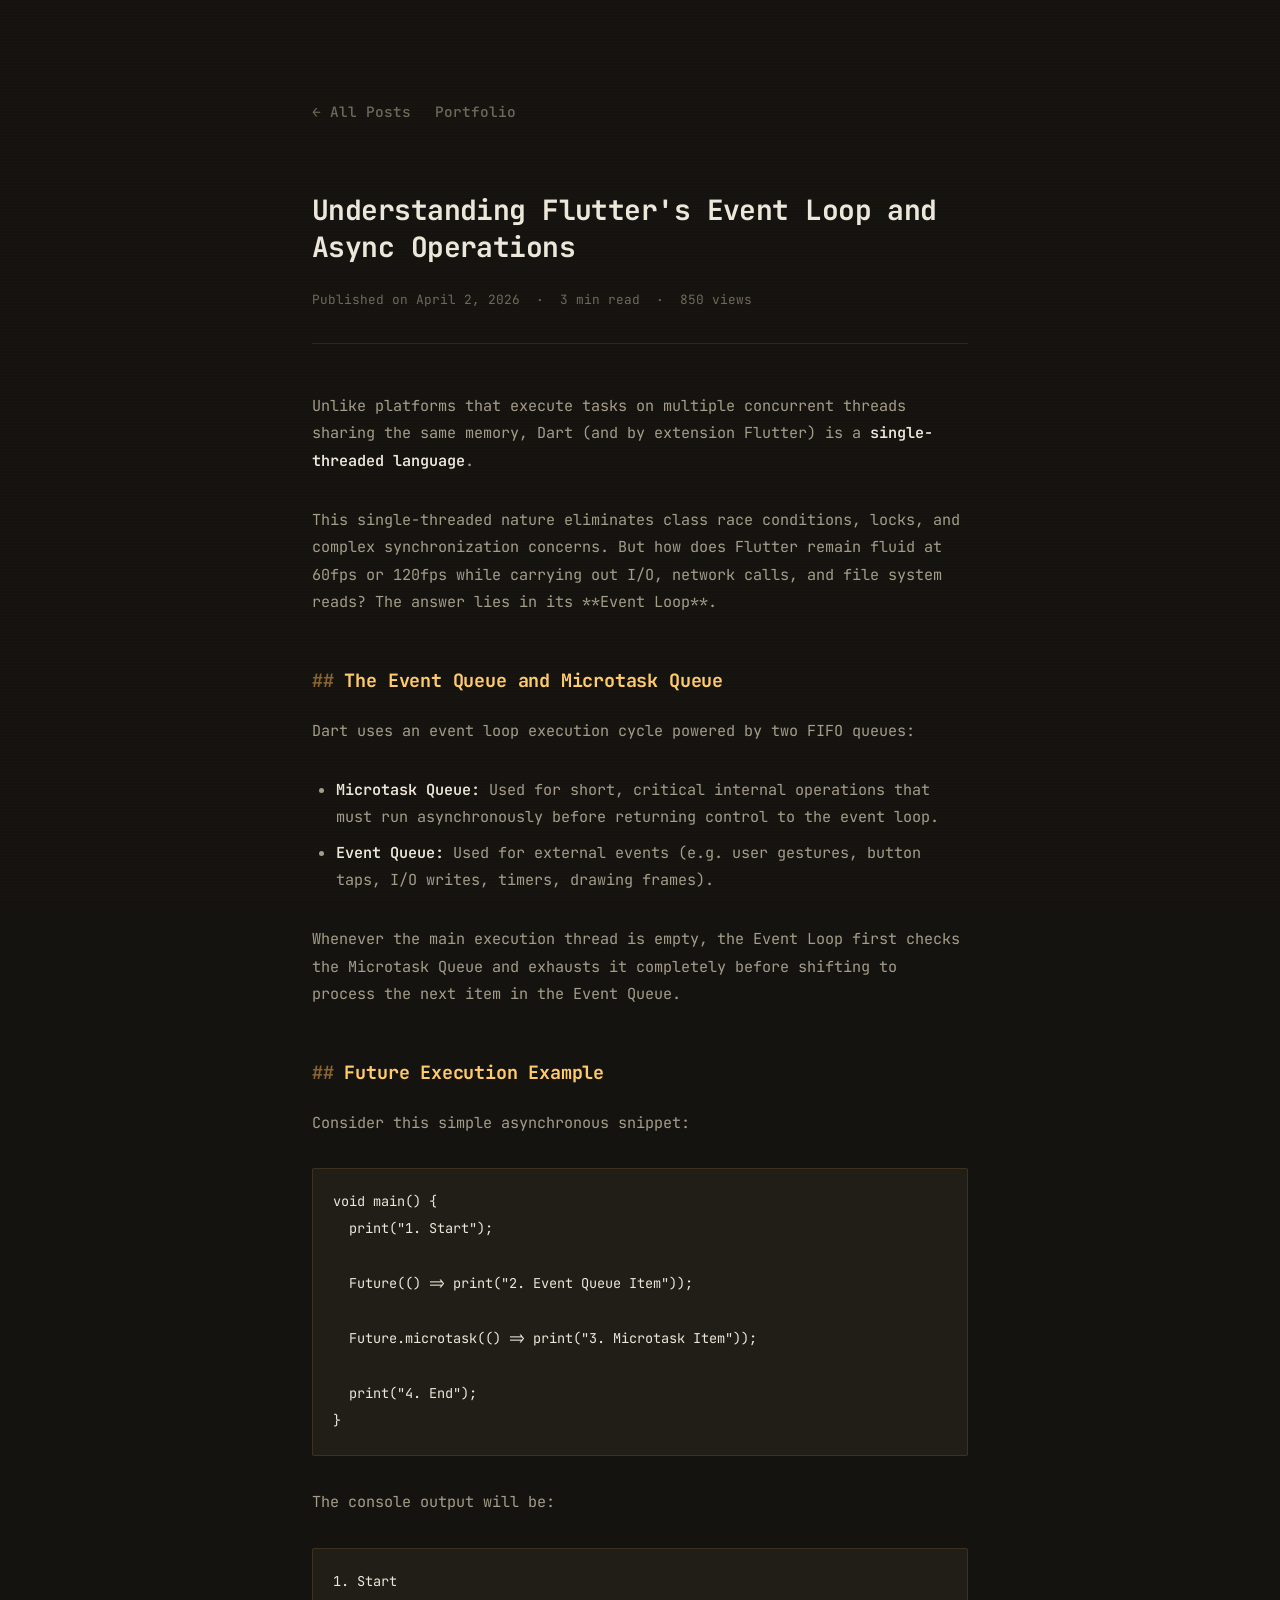
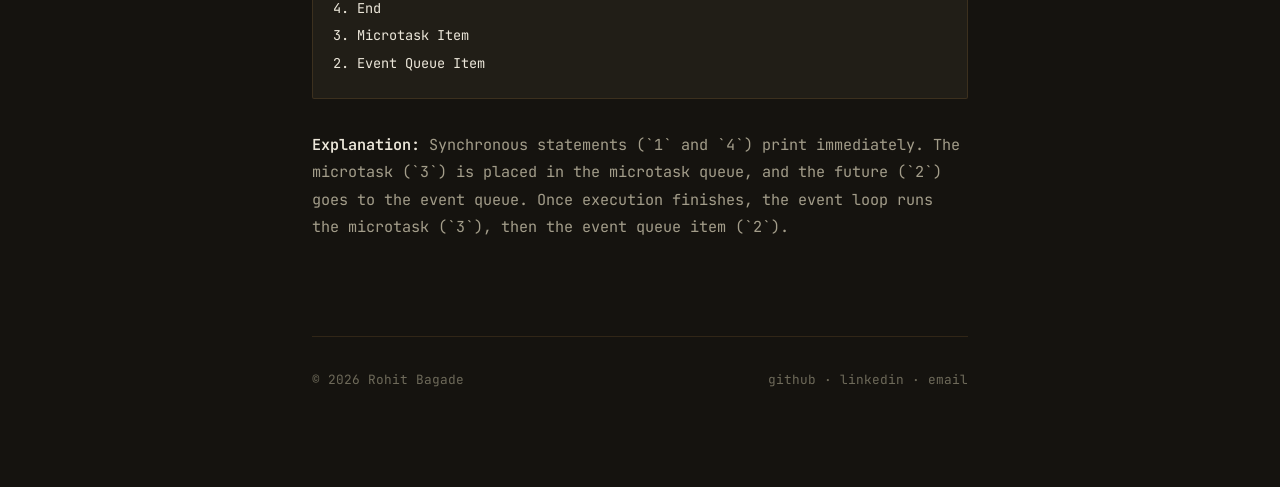
<file: blog/posts/flutter-event-loops.html>
<!DOCTYPE html>
<html lang="en">
<head>
  <meta charset="UTF-8">
  <meta name="viewport" content="width=device-width, initial-scale=1.0">
  <link rel="icon" type="image/svg+xml" href="/favicon.svg">
  <title>Understanding Flutter's Event Loop and Async Operations | Rohit Bagade</title>
  <meta name="description" content="A structural explanation of Dart's single-threaded event loop, microtask queues, and asynchronous futures in Flutter apps.">
  
  <link rel="preconnect" href="https://fonts.googleapis.com">
  <link rel="preconnect" href="https://fonts.gstatic.com" crossorigin>
  <link href="https://fonts.googleapis.com/css2?family=JetBrains+Mono:wght@400;500;600;700&display=swap" rel="stylesheet">
  
  <link rel="stylesheet" href="/blog/style.css">
</head>
<body>

  <!-- Reading Progress Bar -->
  <div id="progress-bar"></div>
  

  <div class="container">
    <nav>
      <a href="/blog/">← All Posts</a>
      <a href="/">Portfolio</a>
    </nav>

    <article>
      <header class="article-header">
        <h1>Understanding Flutter's Event Loop and Async Operations</h1>
        <div class="article-meta">
          <span>Published on April 2, 2026</span>
          <span>&middot;</span>
          <span>3 min read</span>
          <span>&middot;</span>
          <span>850 views</span>
        </div>
      </header>

      <section class="article-content">
        <p>
          Unlike platforms that execute tasks on multiple concurrent threads sharing the same memory, Dart (and by extension Flutter) is a <strong>single-threaded language</strong>. 
        </p>

        <p>
          This single-threaded nature eliminates class race conditions, locks, and complex synchronization concerns. But how does Flutter remain fluid at 60fps or 120fps while carrying out I/O, network calls, and file system reads? The answer lies in its **Event Loop**.
        </p>

        <h2>The Event Queue and Microtask Queue</h2>
        <p>
          Dart uses an event loop execution cycle powered by two FIFO queues:
        </p>

        <ul>
          <li><strong>Microtask Queue:</strong> Used for short, critical internal operations that must run asynchronously before returning control to the event loop.</li>
          <li><strong>Event Queue:</strong> Used for external events (e.g. user gestures, button taps, I/O writes, timers, drawing frames).</li>
        </ul>

        <p>
          Whenever the main execution thread is empty, the Event Loop first checks the Microtask Queue and exhausts it completely before shifting to process the next item in the Event Queue.
        </p>

        <h2>Future Execution Example</h2>
        <p>
          Consider this simple asynchronous snippet:
        </p>

        <pre><code>void main() {
  print("1. Start");
  
  Future(() => print("2. Event Queue Item"));
  
  Future.microtask(() => print("3. Microtask Item"));
  
  print("4. End");
}</code></pre>

        <p>
          The console output will be:
        </p>

        <pre><code>1. Start
4. End
3. Microtask Item
2. Event Queue Item</code></pre>

        <p>
          <strong>Explanation:</strong> Synchronous statements (`1` and `4`) print immediately. The microtask (`3`) is placed in the microtask queue, and the future (`2`) goes to the event queue. Once execution finishes, the event loop runs the microtask (`3`), then the event queue item (`2`).
        </p>
      </section>
    </article>

    <footer>
      <div>&copy; 2026 Rohit Bagade</div>
      <div>
        <a href="https://github.com/Roht5" target="_blank" rel="noreferrer noopener">github</a> &middot;
        <a href="https://linkedin.com/" target="_blank" rel="noreferrer noopener">linkedin</a> &middot;
        <a href="mailto:rohit@example.com">email</a>
      </div>
    </footer>
  </div>

  <script src="/blog/script.js"></script>
</body>
</html>
</file>
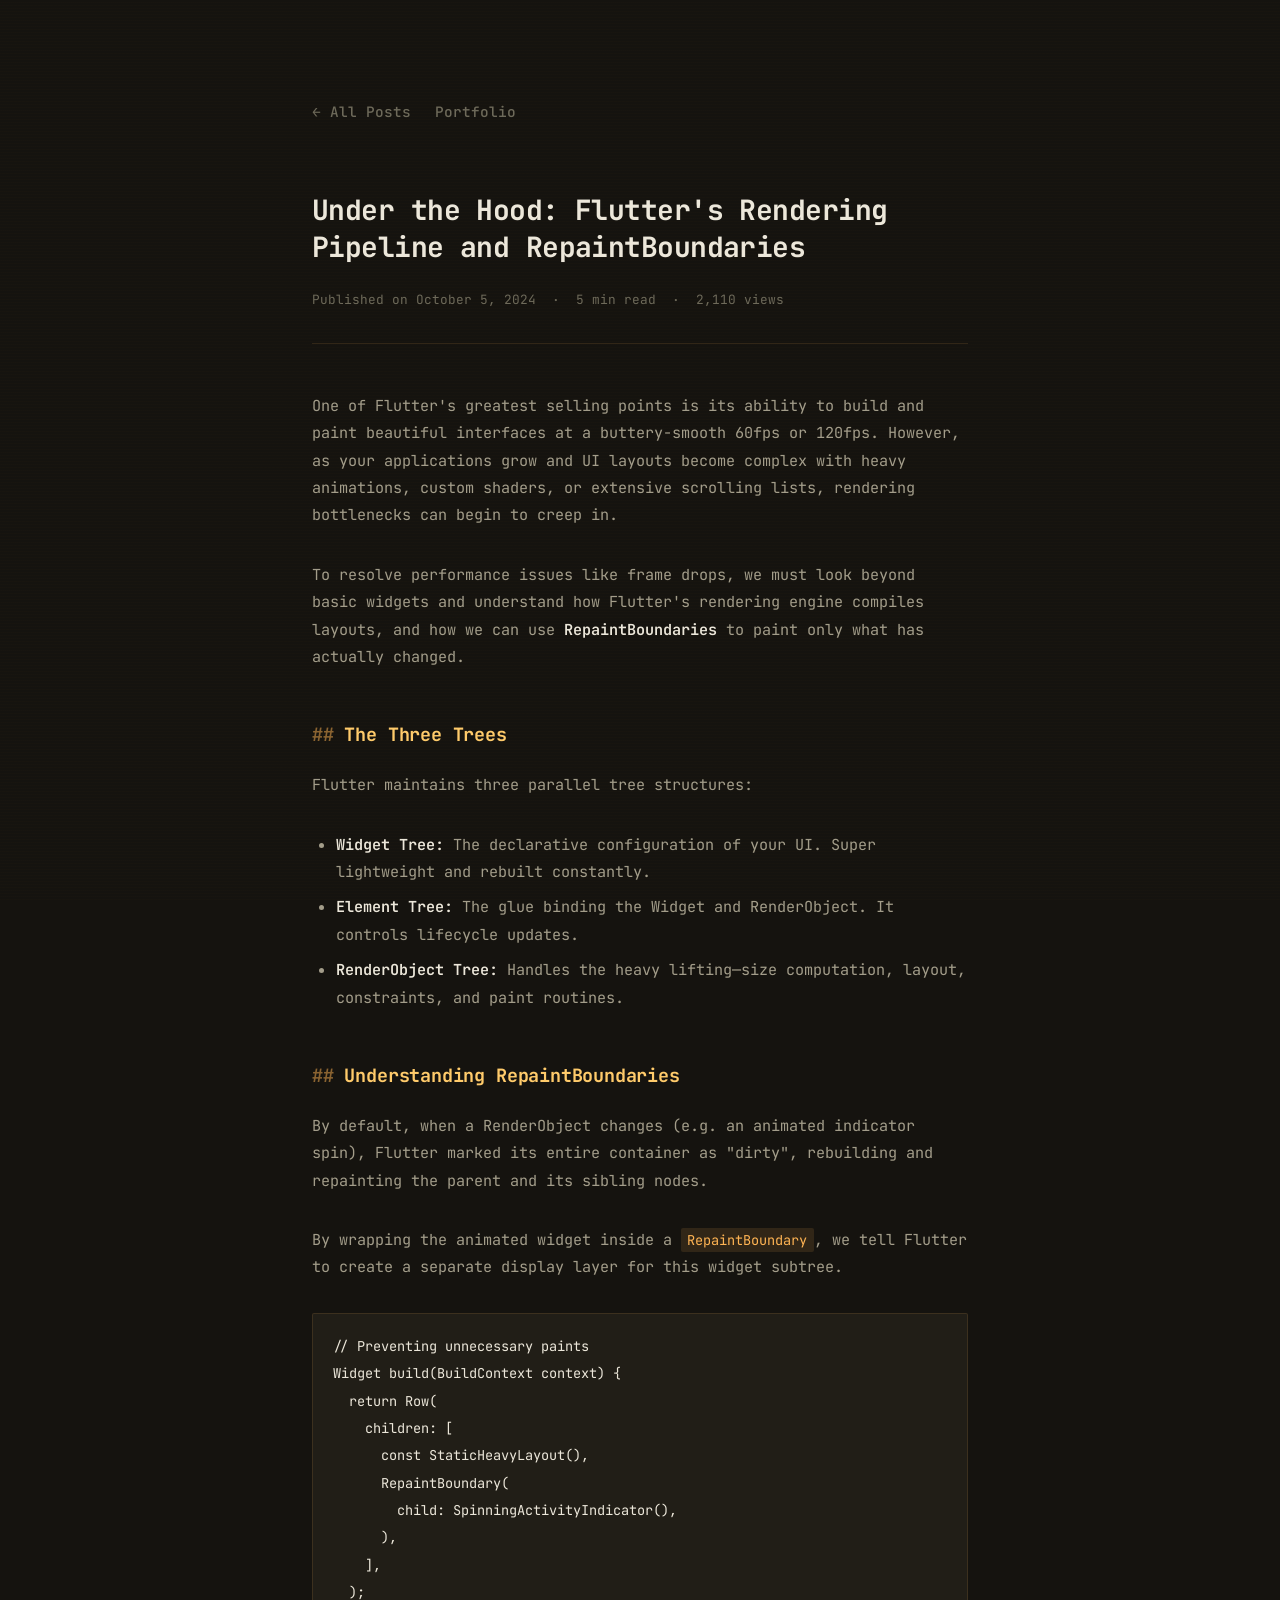
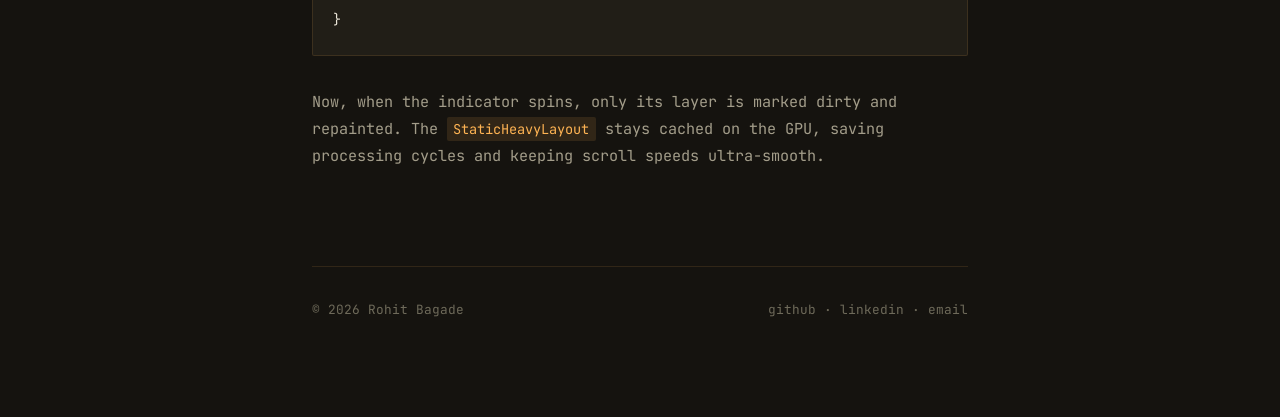
<file: blog/posts/flutter-repaint-boundaries.html>
<!DOCTYPE html>
<html lang="en">
<head>
  <meta charset="UTF-8">
  <meta name="viewport" content="width=device-width, initial-scale=1.0">
  <link rel="icon" type="image/svg+xml" href="/favicon.svg">
  <title>Under the Hood: Flutter's Rendering Pipeline and RepaintBoundaries | Rohit Bagade</title>
  <meta name="description" content="Exploring how Flutter builds, layouts, and paints widgets, and how to optimize scroll performance using RepaintBoundaries.">
  
  <link rel="preconnect" href="https://fonts.googleapis.com">
  <link rel="preconnect" href="https://fonts.gstatic.com" crossorigin>
  <link href="https://fonts.googleapis.com/css2?family=JetBrains+Mono:wght@400;500;600;700&display=swap" rel="stylesheet">
  
  <link rel="stylesheet" href="/blog/style.css">
</head>
<body>

  <!-- Reading Progress Bar -->
  <div id="progress-bar"></div>
  

  <div class="container">
    <nav>
      <a href="/blog/">← All Posts</a>
      <a href="/">Portfolio</a>
    </nav>

    <article>
      <header class="article-header">
        <h1>Under the Hood: Flutter's Rendering Pipeline and RepaintBoundaries</h1>
        <div class="article-meta">
          <span>Published on October 5, 2024</span>
          <span>&middot;</span>
          <span>5 min read</span>
          <span>&middot;</span>
          <span>2,110 views</span>
        </div>
      </header>

      <section class="article-content">
        <p>
          One of Flutter's greatest selling points is its ability to build and paint beautiful interfaces at a buttery-smooth 60fps or 120fps. However, as your applications grow and UI layouts become complex with heavy animations, custom shaders, or extensive scrolling lists, rendering bottlenecks can begin to creep in.
        </p>

        <p>
          To resolve performance issues like frame drops, we must look beyond basic widgets and understand how Flutter's rendering engine compiles layouts, and how we can use <strong>RepaintBoundaries</strong> to paint only what has actually changed.
        </p>

        <h2>The Three Trees</h2>
        <p>
          Flutter maintains three parallel tree structures:
        </p>

        <ul>
          <li><strong>Widget Tree:</strong> The declarative configuration of your UI. Super lightweight and rebuilt constantly.</li>
          <li><strong>Element Tree:</strong> The glue binding the Widget and RenderObject. It controls lifecycle updates.</li>
          <li><strong>RenderObject Tree:</strong> Handles the heavy lifting—size computation, layout, constraints, and paint routines.</li>
        </ul>

        <h2>Understanding RepaintBoundaries</h2>
        <p>
          By default, when a RenderObject changes (e.g. an animated indicator spin), Flutter marked its entire container as "dirty", rebuilding and repainting the parent and its sibling nodes.
        </p>

        <p>
          By wrapping the animated widget inside a <code>RepaintBoundary</code>, we tell Flutter to create a separate display layer for this widget subtree.
        </p>

        <pre><code>// Preventing unnecessary paints
Widget build(BuildContext context) {
  return Row(
    children: [
      const StaticHeavyLayout(),
      RepaintBoundary(
        child: SpinningActivityIndicator(),
      ),
    ],
  );
}</code></pre>

        <p>
          Now, when the indicator spins, only its layer is marked dirty and repainted. The <code>StaticHeavyLayout</code> stays cached on the GPU, saving processing cycles and keeping scroll speeds ultra-smooth.
        </p>
      </section>
    </article>

    <footer>
      <div>&copy; 2026 Rohit Bagade</div>
      <div>
        <a href="https://github.com/Roht5" target="_blank" rel="noreferrer noopener">github</a> &middot;
        <a href="https://linkedin.com/" target="_blank" rel="noreferrer noopener">linkedin</a> &middot;
        <a href="mailto:rohitbagadeofficial@gmail.com">email</a>
      </div>
    </footer>
  </div>

  <script src="/blog/script.js"></script>
</body>
</html>
</file>
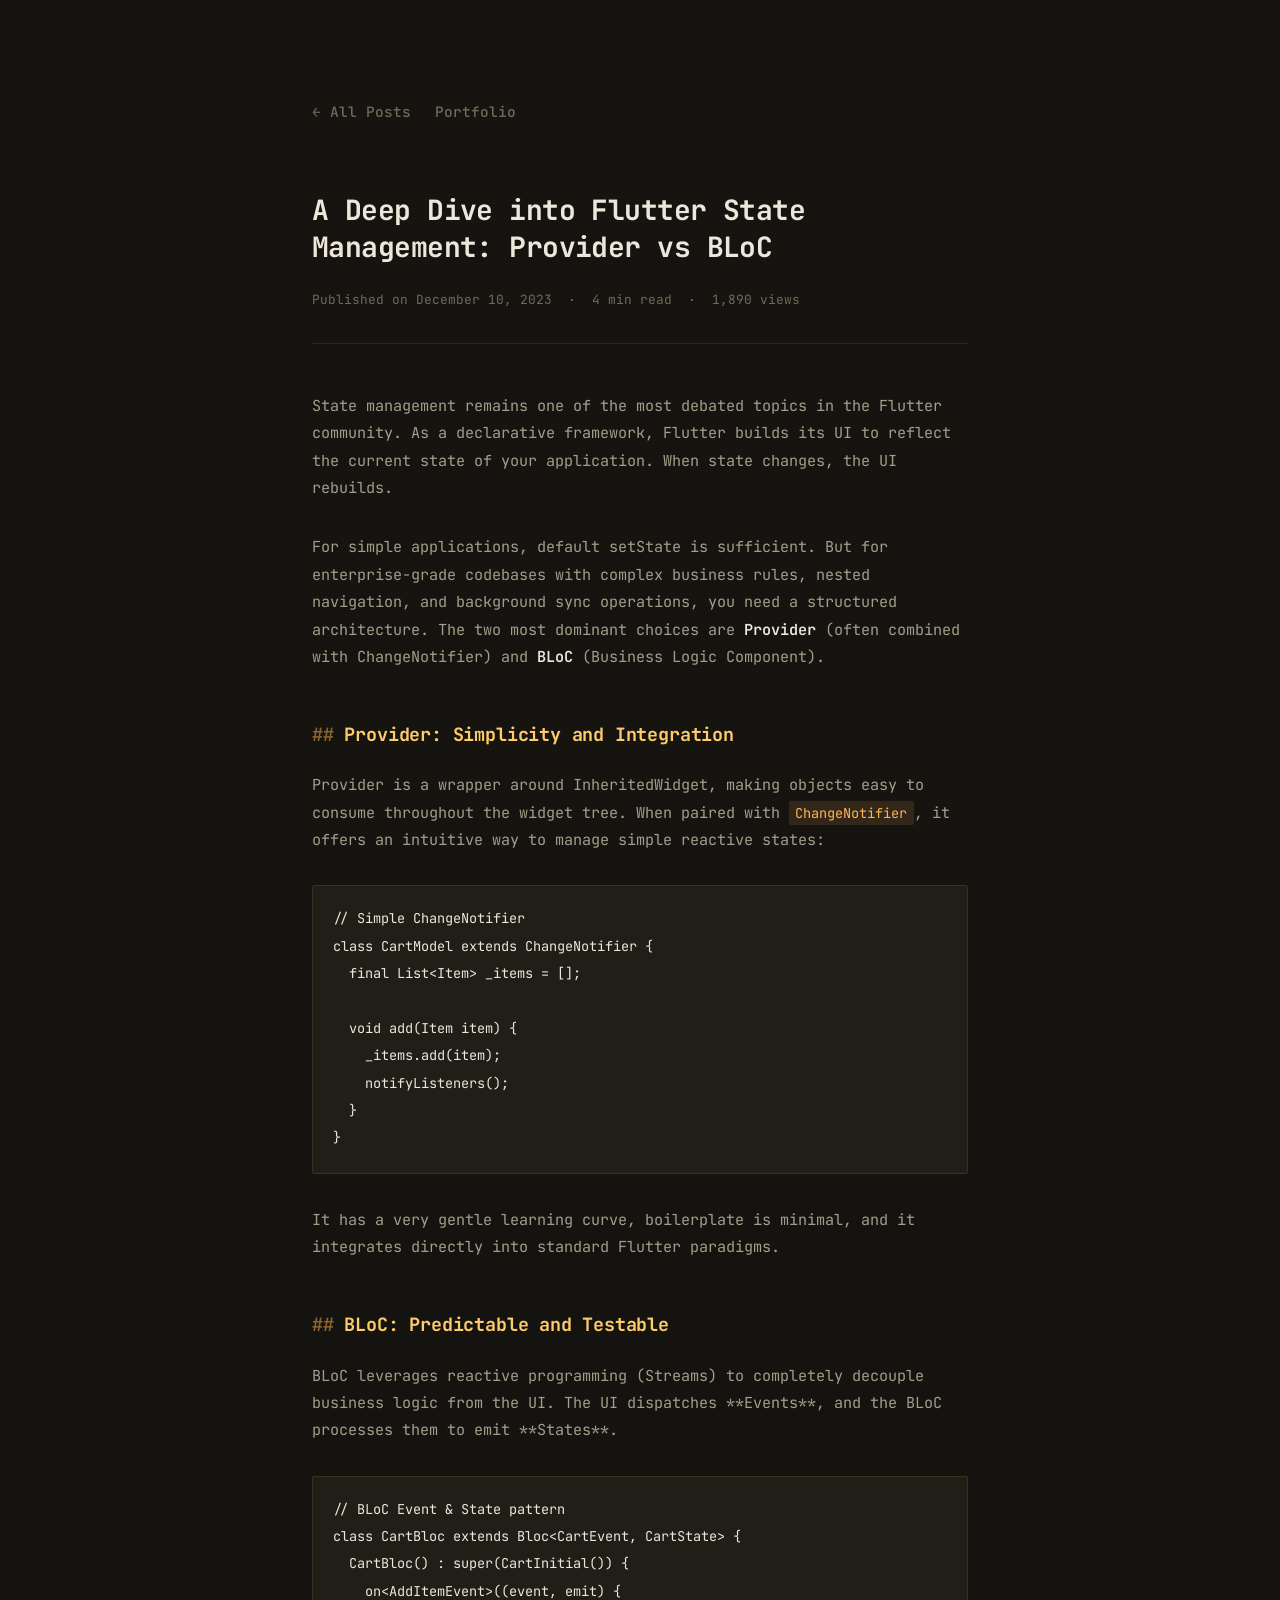
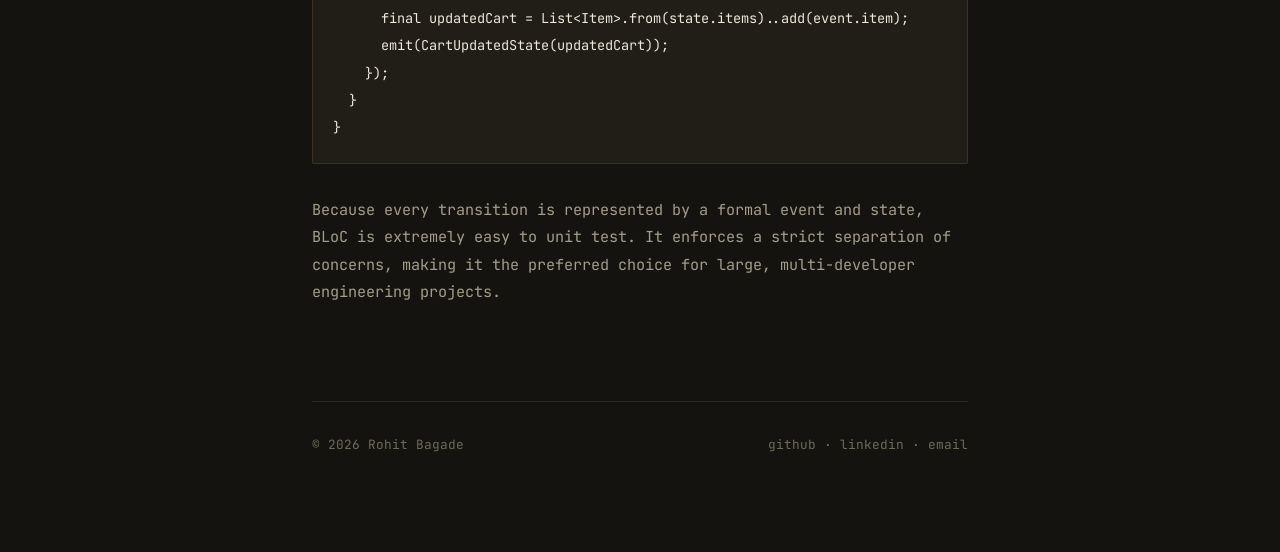
<file: blog/posts/flutter-state-management.html>
<!DOCTYPE html>
<html lang="en">
<head>
  <meta charset="UTF-8">
  <meta name="viewport" content="width=device-width, initial-scale=1.0">
  <link rel="icon" type="image/svg+xml" href="/favicon.svg">
  <title>A Deep Dive into Flutter State Management: Provider vs BLoC | Rohit Bagade</title>
  <meta name="description" content="Comparing the two most popular state management architectures in Flutter for scaling production-level applications.">
  
  <link rel="preconnect" href="https://fonts.googleapis.com">
  <link rel="preconnect" href="https://fonts.gstatic.com" crossorigin>
  <link href="https://fonts.googleapis.com/css2?family=JetBrains+Mono:wght@400;500;600;700&display=swap" rel="stylesheet">
  
  <link rel="stylesheet" href="/blog/style.css">
</head>
<body>

  <!-- Reading Progress Bar -->
  <div id="progress-bar"></div>
  

  <div class="container">
    <nav>
      <a href="/blog/">← All Posts</a>
      <a href="/">Portfolio</a>
    </nav>

    <article>
      <header class="article-header">
        <h1>A Deep Dive into Flutter State Management: Provider vs BLoC</h1>
        <div class="article-meta">
          <span>Published on December 10, 2023</span>
          <span>&middot;</span>
          <span>4 min read</span>
          <span>&middot;</span>
          <span>1,890 views</span>
        </div>
      </header>

      <section class="article-content">
        <p>
          State management remains one of the most debated topics in the Flutter community. As a declarative framework, Flutter builds its UI to reflect the current state of your application. When state changes, the UI rebuilds. 
        </p>

        <p>
          For simple applications, default setState is sufficient. But for enterprise-grade codebases with complex business rules, nested navigation, and background sync operations, you need a structured architecture. The two most dominant choices are <strong>Provider</strong> (often combined with ChangeNotifier) and <strong>BLoC</strong> (Business Logic Component).
        </p>

        <h2>Provider: Simplicity and Integration</h2>
        <p>
          Provider is a wrapper around InheritedWidget, making objects easy to consume throughout the widget tree. When paired with <code>ChangeNotifier</code>, it offers an intuitive way to manage simple reactive states:
        </p>

        <pre><code>// Simple ChangeNotifier
class CartModel extends ChangeNotifier {
  final List&lt;Item&gt; _items = [];
  
  void add(Item item) {
    _items.add(item);
    notifyListeners();
  }
}</code></pre>

        <p>
          It has a very gentle learning curve, boilerplate is minimal, and it integrates directly into standard Flutter paradigms.
        </p>

        <h2>BLoC: Predictable and Testable</h2>
        <p>
          BLoC leverages reactive programming (Streams) to completely decouple business logic from the UI. The UI dispatches **Events**, and the BLoC processes them to emit **States**.
        </p>

        <pre><code>// BLoC Event & State pattern
class CartBloc extends Bloc&lt;CartEvent, CartState&gt; {
  CartBloc() : super(CartInitial()) {
    on&lt;AddItemEvent&gt;((event, emit) {
      final updatedCart = List&lt;Item&gt;.from(state.items)..add(event.item);
      emit(CartUpdatedState(updatedCart));
    });
  }
}</code></pre>

        <p>
          Because every transition is represented by a formal event and state, BLoC is extremely easy to unit test. It enforces a strict separation of concerns, making it the preferred choice for large, multi-developer engineering projects.
        </p>
      </section>
    </article>

    <footer>
      <div>&copy; 2026 Rohit Bagade</div>
      <div>
        <a href="https://github.com/Roht5" target="_blank" rel="noreferrer noopener">github</a> &middot;
        <a href="https://linkedin.com/" target="_blank" rel="noreferrer noopener">linkedin</a> &middot;
        <a href="mailto:rohitbagadeofficial@gmail.com">email</a>
      </div>
    </footer>
  </div>

  <script src="/blog/script.js"></script>
</body>
</html>
</file>
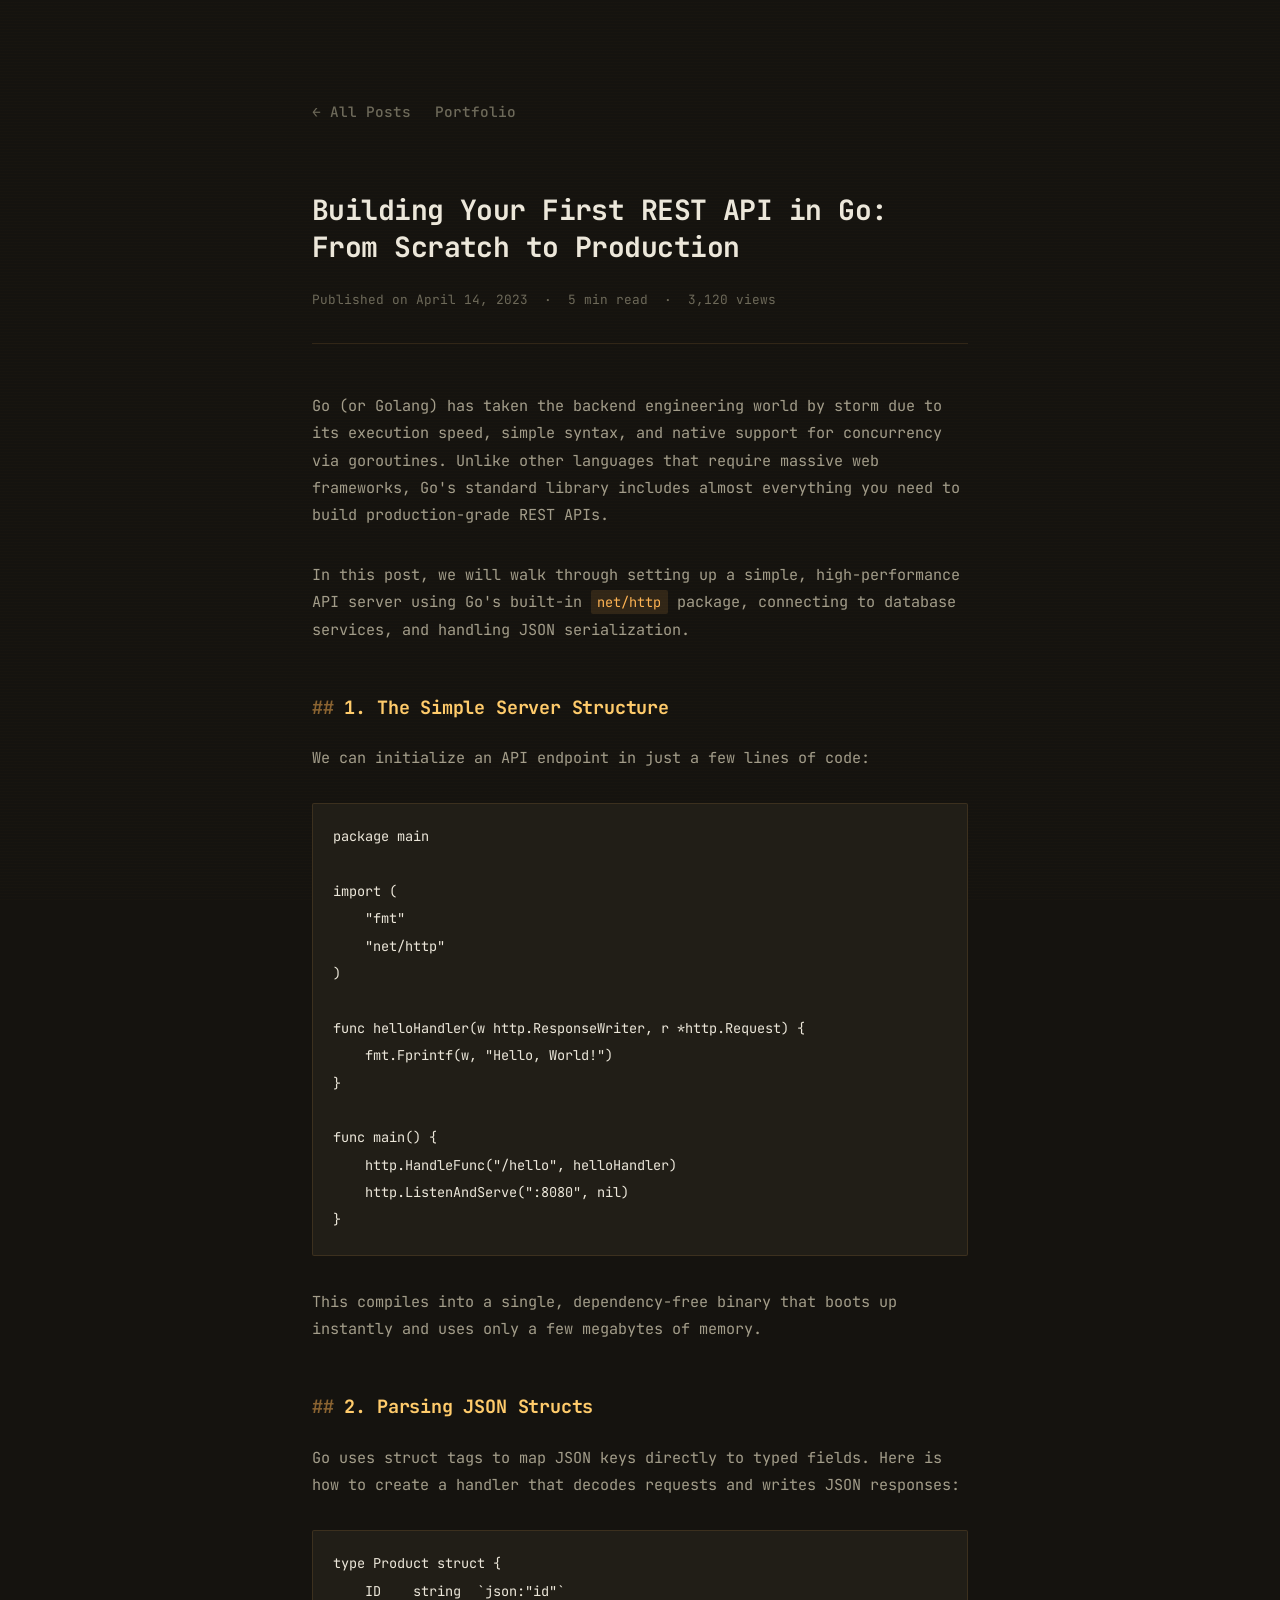
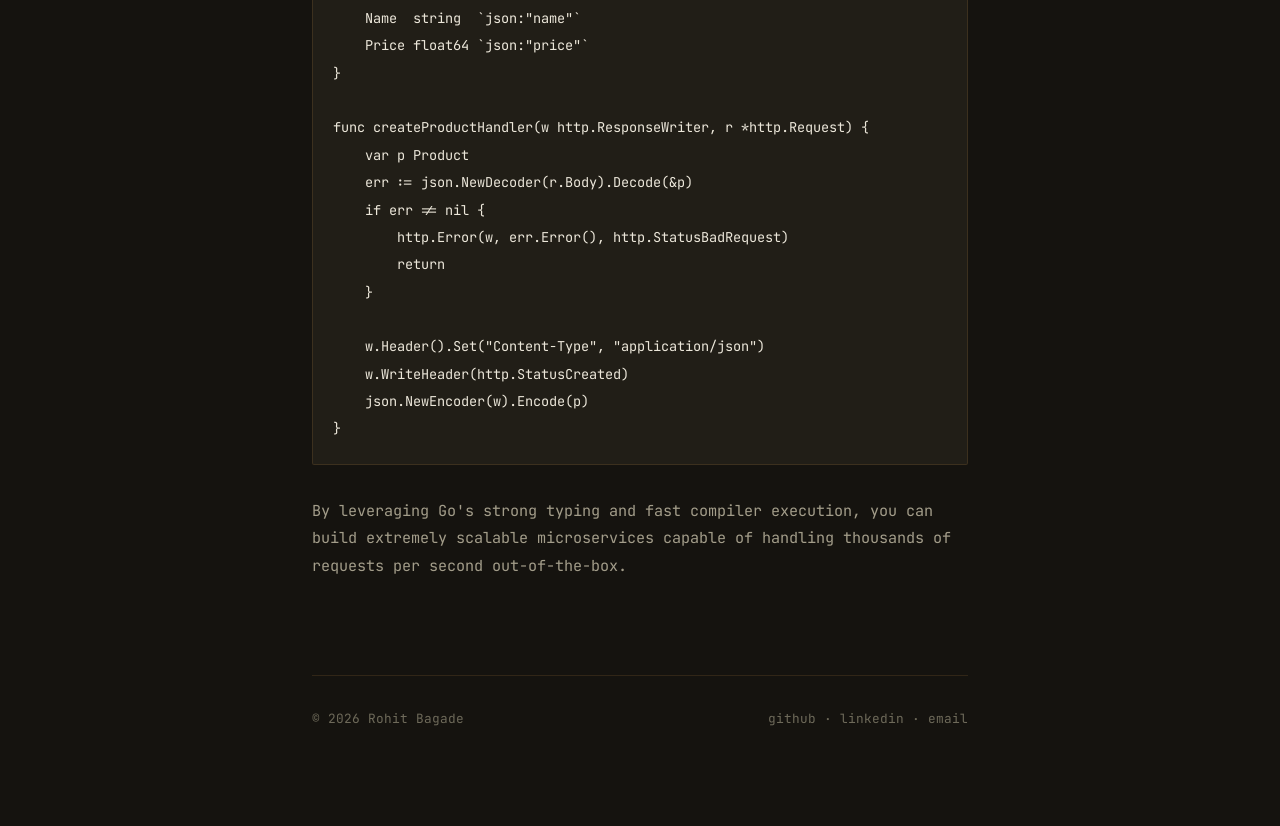
<file: blog/posts/go-rest-api.html>
<!DOCTYPE html>
<html lang="en">
<head>
  <meta charset="UTF-8">
  <meta name="viewport" content="width=device-width, initial-scale=1.0">
  <link rel="icon" type="image/svg+xml" href="/favicon.svg">
  <title>Building Your First REST API in Go: From Scratch to Production | Rohit Bagade</title>
  <meta name="description" content="Setting up a lightweight, high-performance web service in Go using standard library tools and database connections.">
  
  <link rel="preconnect" href="https://fonts.googleapis.com">
  <link rel="preconnect" href="https://fonts.gstatic.com" crossorigin>
  <link href="https://fonts.googleapis.com/css2?family=JetBrains+Mono:wght@400;500;600;700&display=swap" rel="stylesheet">
  
  <link rel="stylesheet" href="/blog/style.css">
</head>
<body>

  <!-- Reading Progress Bar -->
  <div id="progress-bar"></div>
  

  <div class="container">
    <nav>
      <a href="/blog/">← All Posts</a>
      <a href="/">Portfolio</a>
    </nav>

    <article>
      <header class="article-header">
        <h1>Building Your First REST API in Go: From Scratch to Production</h1>
        <div class="article-meta">
          <span>Published on April 14, 2023</span>
          <span>&middot;</span>
          <span>5 min read</span>
          <span>&middot;</span>
          <span>3,120 views</span>
        </div>
      </header>

      <section class="article-content">
        <p>
          Go (or Golang) has taken the backend engineering world by storm due to its execution speed, simple syntax, and native support for concurrency via goroutines. Unlike other languages that require massive web frameworks, Go's standard library includes almost everything you need to build production-grade REST APIs.
        </p>

        <p>
          In this post, we will walk through setting up a simple, high-performance API server using Go's built-in <code>net/http</code> package, connecting to database services, and handling JSON serialization.
        </p>

        <h2>1. The Simple Server Structure</h2>
        <p>
          We can initialize an API endpoint in just a few lines of code:
        </p>

        <pre><code>package main

import (
    "fmt"
    "net/http"
)

func helloHandler(w http.ResponseWriter, r *http.Request) {
    fmt.Fprintf(w, "Hello, World!")
}

func main() {
    http.HandleFunc("/hello", helloHandler)
    http.ListenAndServe(":8080", nil)
}</code></pre>

        <p>
          This compiles into a single, dependency-free binary that boots up instantly and uses only a few megabytes of memory.
        </p>

        <h2>2. Parsing JSON Structs</h2>
        <p>
          Go uses struct tags to map JSON keys directly to typed fields. Here is how to create a handler that decodes requests and writes JSON responses:
        </p>

        <pre><code>type Product struct {
    ID    string  `json:"id"`
    Name  string  `json:"name"`
    Price float64 `json:"price"`
}

func createProductHandler(w http.ResponseWriter, r *http.Request) {
    var p Product
    err := json.NewDecoder(r.Body).Decode(&p)
    if err != nil {
        http.Error(w, err.Error(), http.StatusBadRequest)
        return
    }
    
    w.Header().Set("Content-Type", "application/json")
    w.WriteHeader(http.StatusCreated)
    json.NewEncoder(w).Encode(p)
}</code></pre>

        <p>
          By leveraging Go's strong typing and fast compiler execution, you can build extremely scalable microservices capable of handling thousands of requests per second out-of-the-box.
        </p>
      </section>
    </article>

    <footer>
      <div>&copy; 2026 Rohit Bagade</div>
      <div>
        <a href="https://github.com/Roht5" target="_blank" rel="noreferrer noopener">github</a> &middot;
        <a href="https://linkedin.com/" target="_blank" rel="noreferrer noopener">linkedin</a> &middot;
        <a href="mailto:rohitbagadeofficial@gmail.com">email</a>
      </div>
    </footer>
  </div>

  <script src="/blog/script.js"></script>
</body>
</html>
</file>
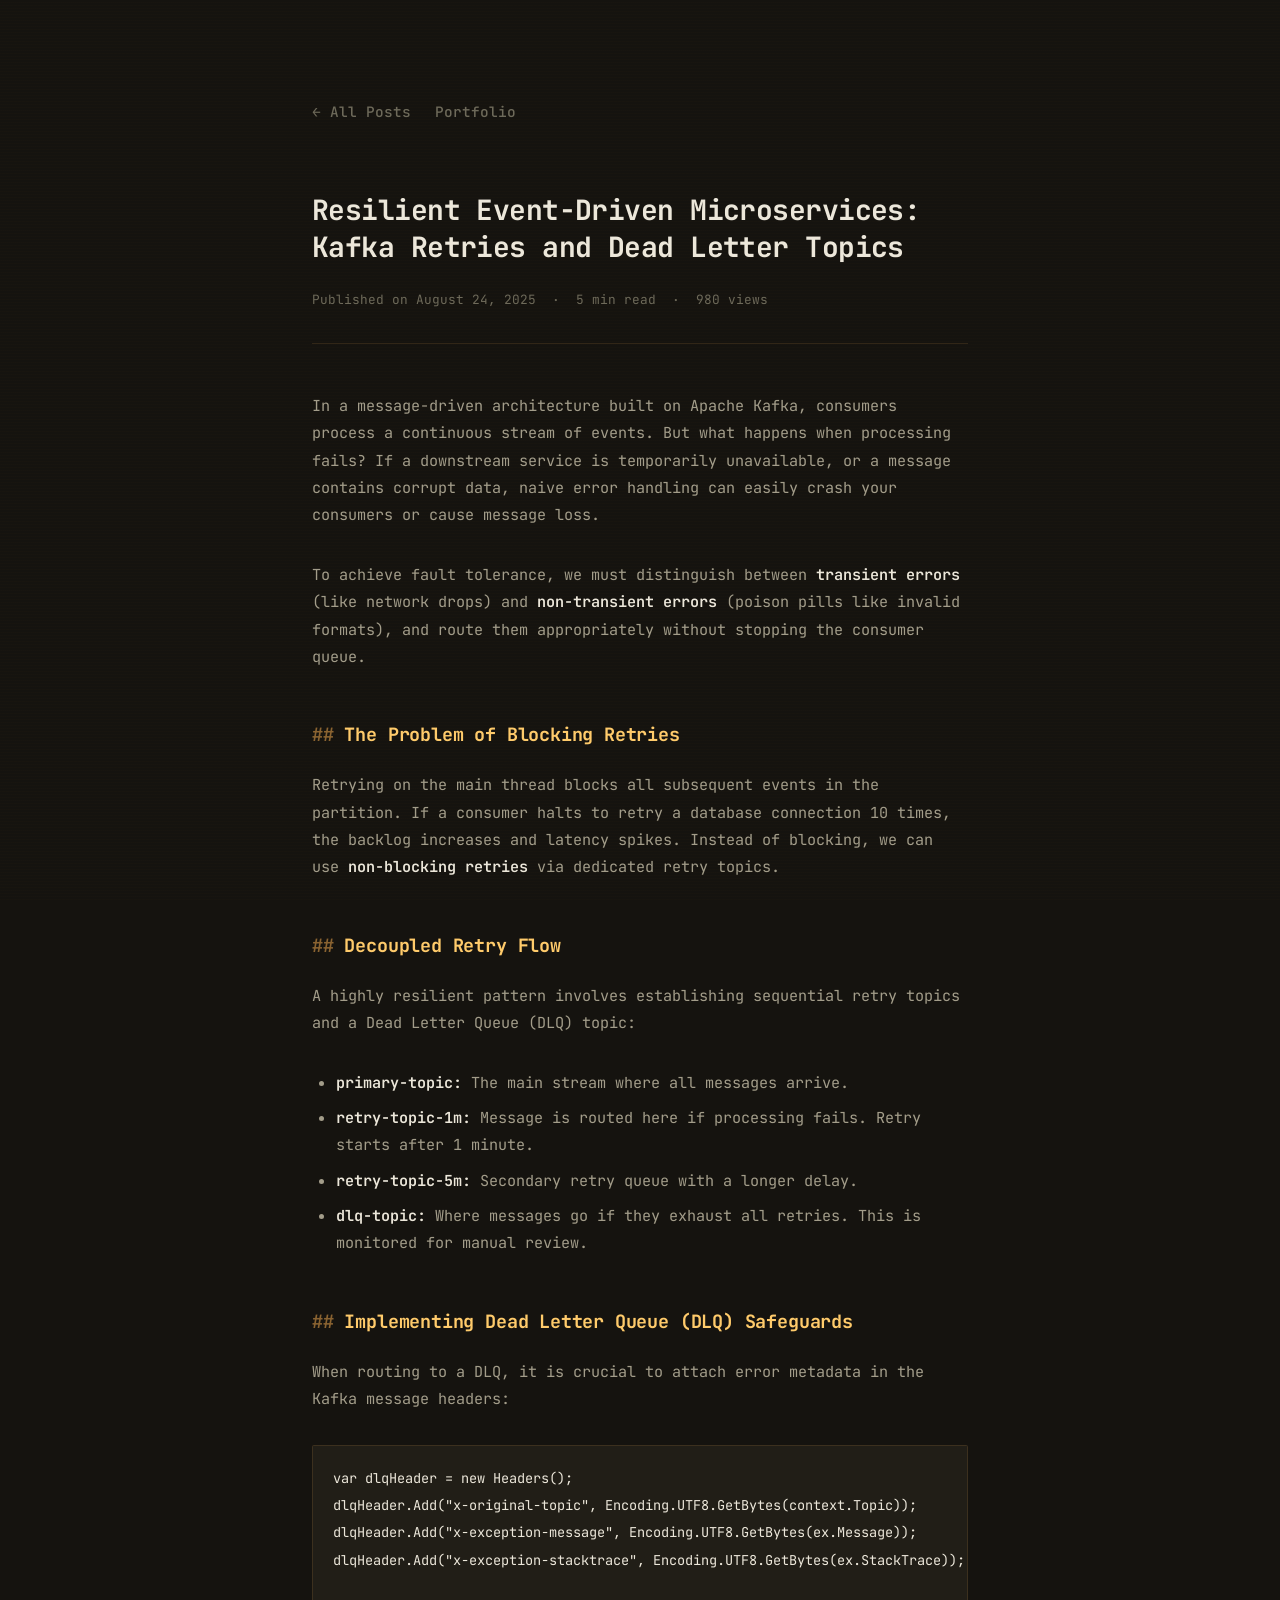
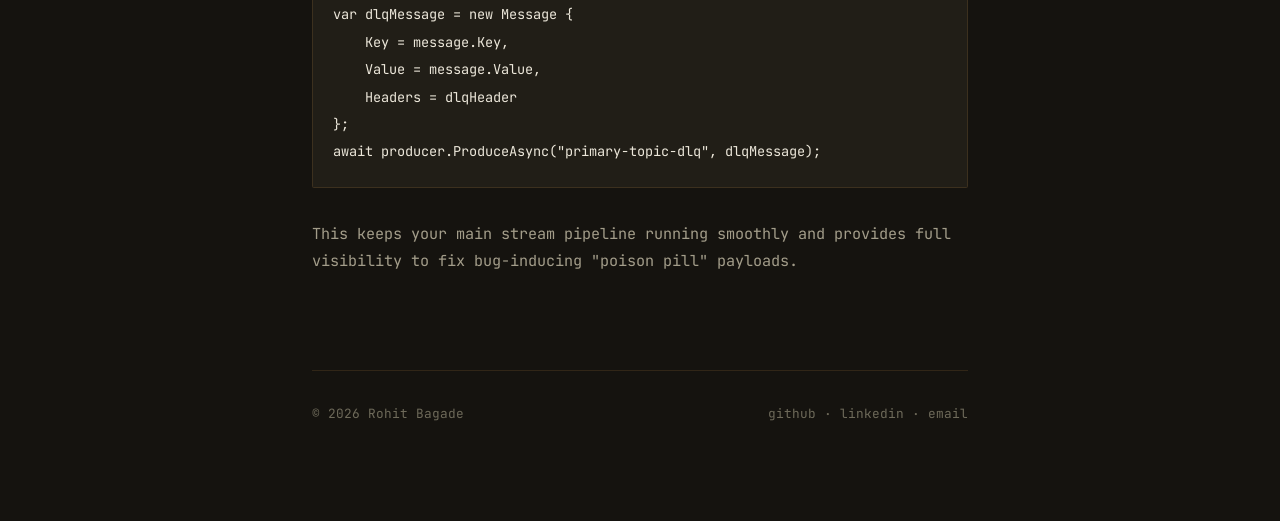
<file: blog/posts/kafka-retry-patterns.html>
<!DOCTYPE html>
<html lang="en">
<head>
  <meta charset="UTF-8">
  <meta name="viewport" content="width=device-width, initial-scale=1.0">
  <link rel="icon" type="image/svg+xml" href="/favicon.svg">
  <title>Resilient Event-Driven Microservices: Kafka Retries and Dead Letter Topics | Rohit Bagade</title>
  <meta name="description" content="Handling transient and poison pill errors in event-driven systems using Apache Kafka without blocking main consumer streams.">
  
  <link rel="preconnect" href="https://fonts.googleapis.com">
  <link rel="preconnect" href="https://fonts.gstatic.com" crossorigin>
  <link href="https://fonts.googleapis.com/css2?family=JetBrains+Mono:wght@400;500;600;700&display=swap" rel="stylesheet">
  
  <link rel="stylesheet" href="/blog/style.css">
</head>
<body>

  <!-- Reading Progress Bar -->
  <div id="progress-bar"></div>
  

  <div class="container">
    <nav>
      <a href="/blog/">← All Posts</a>
      <a href="/">Portfolio</a>
    </nav>

    <article>
      <header class="article-header">
        <h1>Resilient Event-Driven Microservices: Kafka Retries and Dead Letter Topics</h1>
        <div class="article-meta">
          <span>Published on August 24, 2025</span>
          <span>&middot;</span>
          <span>5 min read</span>
          <span>&middot;</span>
          <span>980 views</span>
        </div>
      </header>

      <section class="article-content">
        <p>
          In a message-driven architecture built on Apache Kafka, consumers process a continuous stream of events. But what happens when processing fails? If a downstream service is temporarily unavailable, or a message contains corrupt data, naive error handling can easily crash your consumers or cause message loss.
        </p>

        <p>
          To achieve fault tolerance, we must distinguish between <strong>transient errors</strong> (like network drops) and <strong>non-transient errors</strong> (poison pills like invalid formats), and route them appropriately without stopping the consumer queue.
        </p>

        <h2>The Problem of Blocking Retries</h2>
        <p>
          Retrying on the main thread blocks all subsequent events in the partition. If a consumer halts to retry a database connection 10 times, the backlog increases and latency spikes. Instead of blocking, we can use <strong>non-blocking retries</strong> via dedicated retry topics.
        </p>

        <h2>Decoupled Retry Flow</h2>
        <p>
          A highly resilient pattern involves establishing sequential retry topics and a Dead Letter Queue (DLQ) topic:
        </p>

        <ul>
          <li><strong>primary-topic:</strong> The main stream where all messages arrive.</li>
          <li><strong>retry-topic-1m:</strong> Message is routed here if processing fails. Retry starts after 1 minute.</li>
          <li><strong>retry-topic-5m:</strong> Secondary retry queue with a longer delay.</li>
          <li><strong>dlq-topic:</strong> Where messages go if they exhaust all retries. This is monitored for manual review.</li>
        </ul>

        <h2>Implementing Dead Letter Queue (DLQ) Safeguards</h2>
        <p>
          When routing to a DLQ, it is crucial to attach error metadata in the Kafka message headers:
        </p>

        <pre><code>var dlqHeader = new Headers();
dlqHeader.Add("x-original-topic", Encoding.UTF8.GetBytes(context.Topic));
dlqHeader.Add("x-exception-message", Encoding.UTF8.GetBytes(ex.Message));
dlqHeader.Add("x-exception-stacktrace", Encoding.UTF8.GetBytes(ex.StackTrace));

var dlqMessage = new Message<string, string> {
    Key = message.Key,
    Value = message.Value,
    Headers = dlqHeader
};
await producer.ProduceAsync("primary-topic-dlq", dlqMessage);</code></pre>

        <p>
          This keeps your main stream pipeline running smoothly and provides full visibility to fix bug-inducing "poison pill" payloads.
        </p>
      </section>
    </article>

    <footer>
      <div>&copy; 2026 Rohit Bagade</div>
      <div>
        <a href="https://github.com/Roht5" target="_blank" rel="noreferrer noopener">github</a> &middot;
        <a href="https://linkedin.com/" target="_blank" rel="noreferrer noopener">linkedin</a> &middot;
        <a href="mailto:rohitbagadeofficial@gmail.com">email</a>
      </div>
    </footer>
  </div>

  <script src="/blog/script.js"></script>
</body>
</html>
</file>
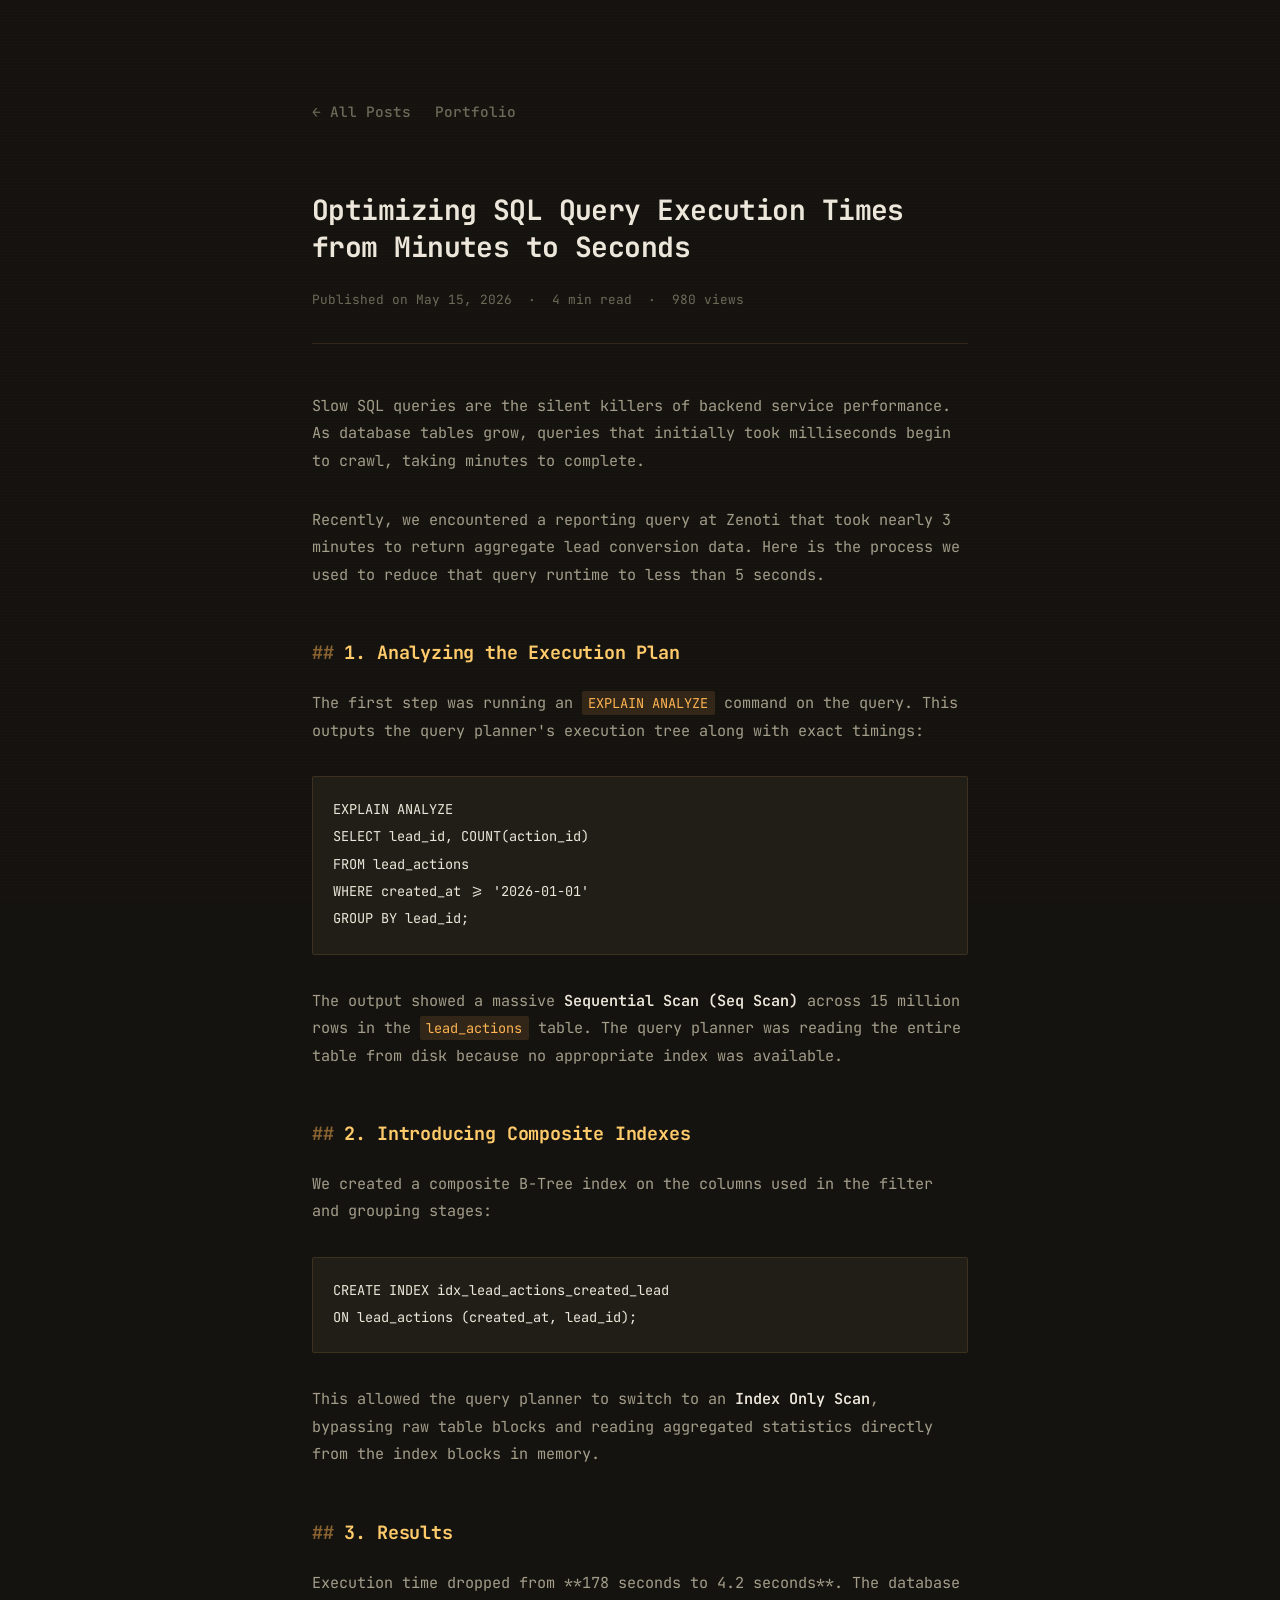
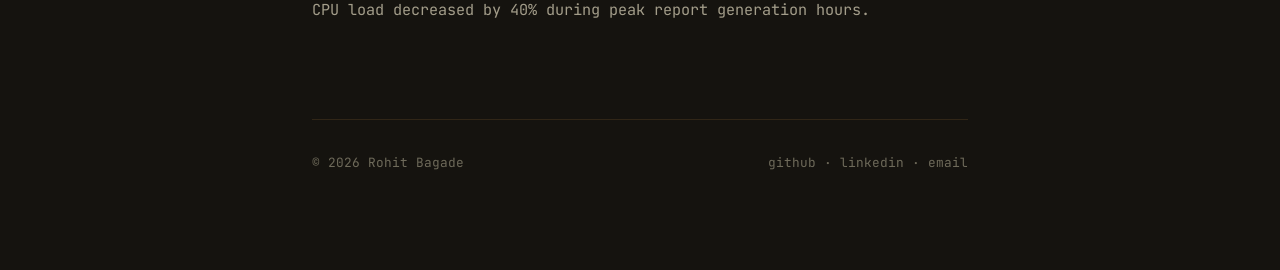
<file: blog/posts/optimizing-sql-queries.html>
<!DOCTYPE html>
<html lang="en">
<head>
  <meta charset="UTF-8">
  <meta name="viewport" content="width=device-width, initial-scale=1.0">
  <link rel="icon" type="image/svg+xml" href="/favicon.svg">
  <title>Optimizing SQL Query Execution Times from Minutes to Seconds | Rohit Bagade</title>
  <meta name="description" content="Technical details of optimizing heavy PostgreSQL database query workloads from minutes to seconds through indexes, execution analysis, and schema changes.">
  
  <link rel="preconnect" href="https://fonts.googleapis.com">
  <link rel="preconnect" href="https://fonts.gstatic.com" crossorigin>
  <link href="https://fonts.googleapis.com/css2?family=JetBrains+Mono:wght@400;500;600;700&display=swap" rel="stylesheet">
  
  <link rel="stylesheet" href="/blog/style.css">
</head>
<body>

  <!-- Reading Progress Bar -->
  <div id="progress-bar"></div>
  

  <div class="container">
    <nav>
      <a href="/blog/">← All Posts</a>
      <a href="/">Portfolio</a>
    </nav>

    <article>
      <header class="article-header">
        <h1>Optimizing SQL Query Execution Times from Minutes to Seconds</h1>
        <div class="article-meta">
          <span>Published on May 15, 2026</span>
          <span>&middot;</span>
          <span>4 min read</span>
          <span>&middot;</span>
          <span>980 views</span>
        </div>
      </header>

      <section class="article-content">
        <p>
          Slow SQL queries are the silent killers of backend service performance. As database tables grow, queries that initially took milliseconds begin to crawl, taking minutes to complete.
        </p>

        <p>
          Recently, we encountered a reporting query at Zenoti that took nearly 3 minutes to return aggregate lead conversion data. Here is the process we used to reduce that query runtime to less than 5 seconds.
        </p>

        <h2>1. Analyzing the Execution Plan</h2>
        <p>
          The first step was running an <code>EXPLAIN ANALYZE</code> command on the query. This outputs the query planner's execution tree along with exact timings:
        </p>

        <pre><code>EXPLAIN ANALYZE
SELECT lead_id, COUNT(action_id)
FROM lead_actions
WHERE created_at &gt;= '2026-01-01'
GROUP BY lead_id;</code></pre>

        <p>
          The output showed a massive <strong>Sequential Scan (Seq Scan)</strong> across 15 million rows in the <code>lead_actions</code> table. The query planner was reading the entire table from disk because no appropriate index was available.
        </p>

        <h2>2. Introducing Composite Indexes</h2>
        <p>
          We created a composite B-Tree index on the columns used in the filter and grouping stages:
        </p>

        <pre><code>CREATE INDEX idx_lead_actions_created_lead
ON lead_actions (created_at, lead_id);</code></pre>

        <p>
          This allowed the query planner to switch to an <strong>Index Only Scan</strong>, bypassing raw table blocks and reading aggregated statistics directly from the index blocks in memory.
        </p>

        <h2>3. Results</h2>
        <p>
          Execution time dropped from **178 seconds to 4.2 seconds**. The database CPU load decreased by 40% during peak report generation hours.
        </p>
      </section>
    </article>

    <footer>
      <div>&copy; 2026 Rohit Bagade</div>
      <div>
        <a href="https://github.com/Roht5" target="_blank" rel="noreferrer noopener">github</a> &middot;
        <a href="https://linkedin.com/" target="_blank" rel="noreferrer noopener">linkedin</a> &middot;
        <a href="mailto:rohit@example.com">email</a>
      </div>
    </footer>
  </div>

  <script src="/blog/script.js"></script>
</body>
</html>
</file>
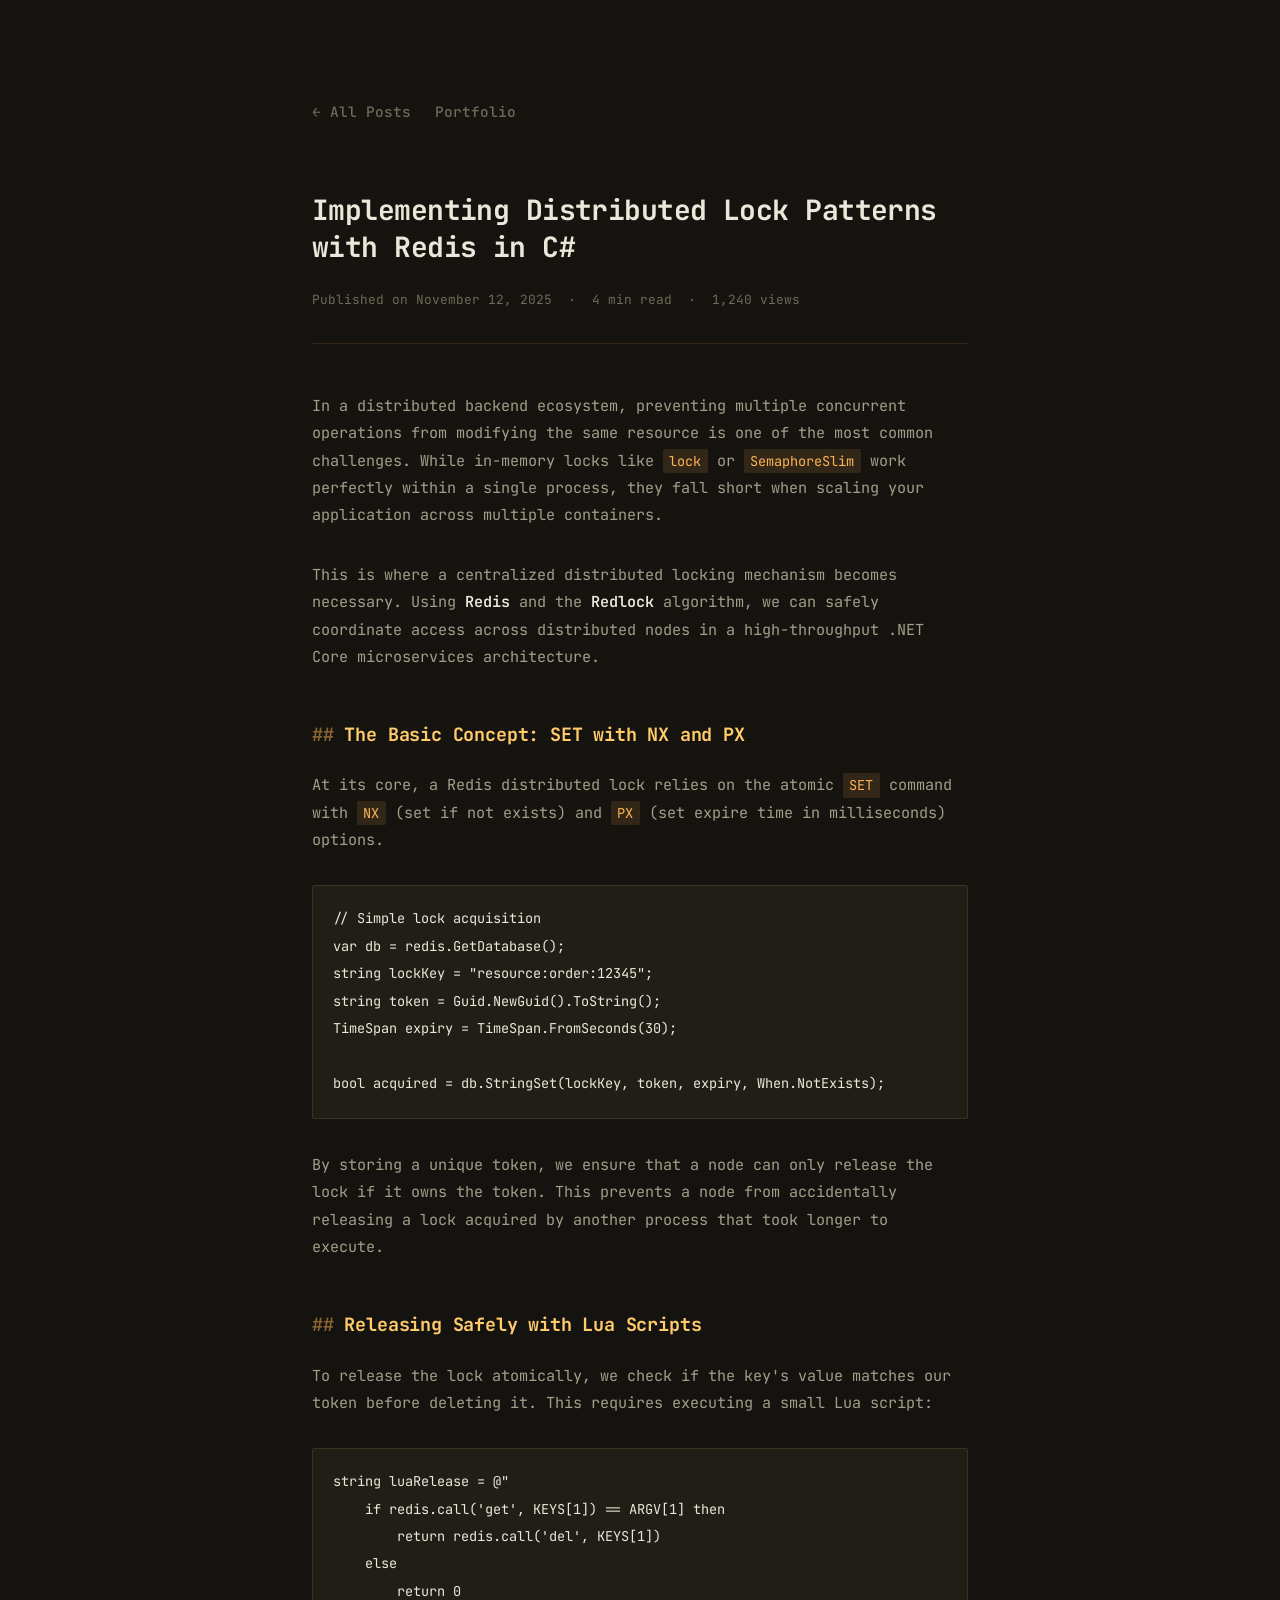
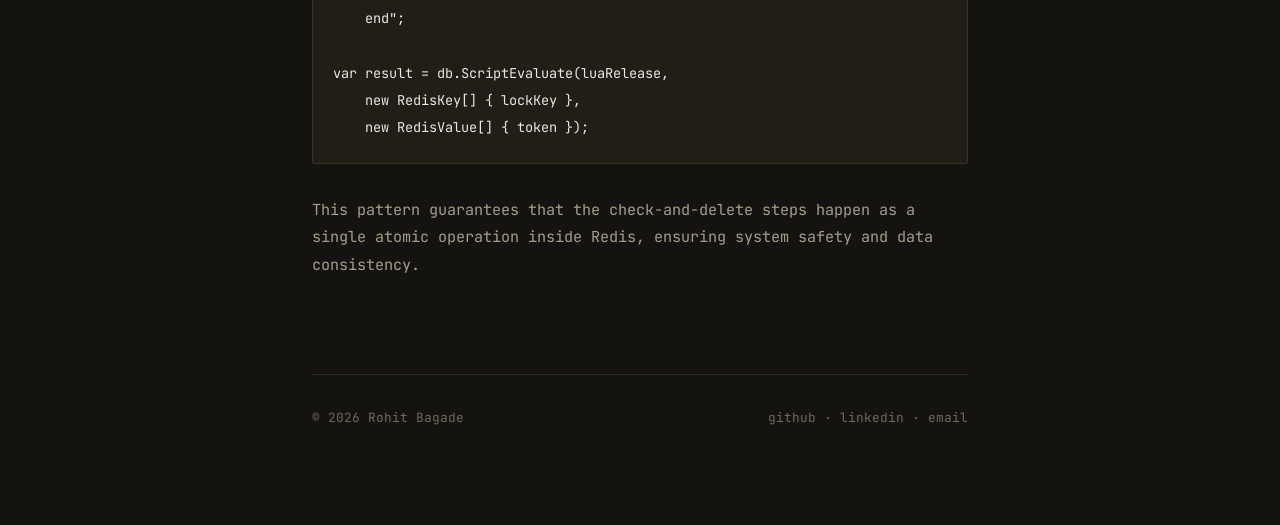
<file: blog/posts/redis-distributed-locks.html>
<!DOCTYPE html>
<html lang="en">
<head>
  <meta charset="UTF-8">
  <meta name="viewport" content="width=device-width, initial-scale=1.0">
  <link rel="icon" type="image/svg+xml" href="/favicon.svg">
  <title>Implementing Distributed Lock Patterns with Redis in C# | Rohit Bagade</title>
  <meta name="description" content="Preventing race conditions in distributed systems using Redlock and StackExchange.Redis client libraries in .NET Core.">
  
  <link rel="preconnect" href="https://fonts.googleapis.com">
  <link rel="preconnect" href="https://fonts.gstatic.com" crossorigin>
  <link href="https://fonts.googleapis.com/css2?family=JetBrains+Mono:wght@400;500;600;700&display=swap" rel="stylesheet">
  
  <link rel="stylesheet" href="/blog/style.css">
</head>
<body>

  <!-- Reading Progress Bar -->
  <div id="progress-bar"></div>
  

  <div class="container">
    <nav>
      <a href="/blog/">← All Posts</a>
      <a href="/">Portfolio</a>
    </nav>

    <article>
      <header class="article-header">
        <h1>Implementing Distributed Lock Patterns with Redis in C#</h1>
        <div class="article-meta">
          <span>Published on November 12, 2025</span>
          <span>&middot;</span>
          <span>4 min read</span>
          <span>&middot;</span>
          <span>1,240 views</span>
        </div>
      </header>

      <section class="article-content">
        <p>
          In a distributed backend ecosystem, preventing multiple concurrent operations from modifying the same resource is one of the most common challenges. While in-memory locks like <code>lock</code> or <code>SemaphoreSlim</code> work perfectly within a single process, they fall short when scaling your application across multiple containers.
        </p>

        <p>
          This is where a centralized distributed locking mechanism becomes necessary. Using <strong>Redis</strong> and the <strong>Redlock</strong> algorithm, we can safely coordinate access across distributed nodes in a high-throughput .NET Core microservices architecture.
        </p>

        <h2>The Basic Concept: SET with NX and PX</h2>
        <p>
          At its core, a Redis distributed lock relies on the atomic <code>SET</code> command with <code>NX</code> (set if not exists) and <code>PX</code> (set expire time in milliseconds) options.
        </p>

        <pre><code>// Simple lock acquisition
var db = redis.GetDatabase();
string lockKey = "resource:order:12345";
string token = Guid.NewGuid().ToString();
TimeSpan expiry = TimeSpan.FromSeconds(30);

bool acquired = db.StringSet(lockKey, token, expiry, When.NotExists);</code></pre>

        <p>
          By storing a unique token, we ensure that a node can only release the lock if it owns the token. This prevents a node from accidentally releasing a lock acquired by another process that took longer to execute.
        </p>

        <h2>Releasing Safely with Lua Scripts</h2>
        <p>
          To release the lock atomically, we check if the key's value matches our token before deleting it. This requires executing a small Lua script:
        </p>

        <pre><code>string luaRelease = @"
    if redis.call('get', KEYS[1]) == ARGV[1] then
        return redis.call('del', KEYS[1])
    else
        return 0
    end";

var result = db.ScriptEvaluate(luaRelease, 
    new RedisKey[] { lockKey }, 
    new RedisValue[] { token });</code></pre>

        <p>
          This pattern guarantees that the check-and-delete steps happen as a single atomic operation inside Redis, ensuring system safety and data consistency.
        </p>
      </section>
    </article>

    <footer>
      <div>&copy; 2026 Rohit Bagade</div>
      <div>
        <a href="https://github.com/Roht5" target="_blank" rel="noreferrer noopener">github</a> &middot;
        <a href="https://linkedin.com/" target="_blank" rel="noreferrer noopener">linkedin</a> &middot;
        <a href="mailto:rohitbagadeofficial@gmail.com">email</a>
      </div>
    </footer>
  </div>

  <script src="/blog/script.js"></script>
</body>
</html>
</file>
<file: style.css>
/* Terminal-inspired CSS reset and layout system for Rohit Bagade's portfolio */

:root {
  --color-bg: #15130f;         /* warm near-black */
  --color-surface: #211e17;   /* warm dark surface for tags/cards */
  --color-card-hover: rgba(255, 180, 84, 0.05);
  --color-border-hover: rgba(255, 180, 84, 0.18);
  --color-text-primary: #ece7da;  /* warm off-white */
  --color-text-secondary: #a39d8a; /* warm gray */
  --color-text-muted: #6e6a5a;     /* dim warm gray */
  --color-accent: #ffb454;      /* terminal amber */
  --color-accent-dim: rgba(255, 180, 84, 0.12); /* amber/12 */
  --color-accent-bright: #ffcb6b; /* bright amber */

  --font-mono: 'JetBrains Mono', 'Fira Code', ui-monospace, SFMono-Regular, Menlo, Consolas, monospace;
  --font-sans: var(--font-mono);
}

* {
  box-sizing: border-box;
  margin: 0;
  padding: 0;
}

html {
  scroll-behavior: smooth;
}

body {
  background-color: var(--color-bg);
  color: var(--color-text-secondary);
  font-family: var(--font-sans);
  line-height: 1.6;
  -webkit-font-smoothing: antialiased;
  -moz-osx-font-smoothing: grayscale;
}

/* Selection Highlight */
::selection {
  background-color: var(--color-accent-bright);
  color: var(--color-bg);
}

/* Custom Scrollbar */
::-webkit-scrollbar {
  width: 8px;
}
::-webkit-scrollbar-track {
  background: var(--color-bg);
}
::-webkit-scrollbar-thumb {
  background: var(--color-surface);
  border-radius: 4px;
}
::-webkit-scrollbar-thumb:hover {
  background: var(--color-border-hover);
}

/* Typography */
h1, h2, h3, h4 {
  color: var(--color-text-primary);
  font-weight: 700;
  letter-spacing: -0.025em;
}

a {
  color: inherit;
  text-decoration: none;
  transition: color 0.2s ease;
}
a:hover,
a:focus-visible {
  color: var(--color-accent-bright);
}

li {
  list-style: none;
}

/* Static CRT-style scanline texture (replaces mouse-tracking spotlight) */
body::before {
  content: '';
  position: fixed;
  inset: 0;
  z-index: 0;
  pointer-events: none;
  background-image: repeating-linear-gradient(
    0deg,
    rgba(255, 180, 84, 0.025) 0px,
    rgba(255, 180, 84, 0.025) 1px,
    transparent 1px,
    transparent 3px
  );
  opacity: 0.6;
}

/* Blinking terminal cursor */
.cursor {
  display: inline-block;
  margin-left: 0.1em;
  color: var(--color-accent);
  font-weight: 700;
  animation: blink 1.1s steps(1) infinite;
}
@keyframes blink {
  0%, 50% { opacity: 1; }
  50.01%, 100% { opacity: 0; }
}

/* Shell prompt prefix */
.prompt {
  color: var(--color-accent);
  font-weight: 600;
}

/* Layout Container */
.mx-auto {
  margin-left: auto;
  margin-right: auto;
}
.min-h-screen {
  min-height: 100vh;
}
.max-w-screen-xl {
  max-width: 100%;
}
.px-6 {
  padding-left: 1.5rem;
  padding-right: 1.5rem;
}
.py-12 {
  padding-top: 3rem;
  padding-bottom: 3rem;
}

/* Spacing and alignments */
.w-fit { width: fit-content; }
.flex { display: flex; }
.inline-flex { display: inline-flex; }
.flex-col { flex-direction: column; }
.items-center { align-items: center; }
.items-baseline { align-items: baseline; }
.justify-between { justify-content: space-between; }
.flex-wrap { flex-wrap: wrap; }
.flex-none { flex: none; }
.grid { display: grid; }
.relative { position: relative; }
.absolute { position: absolute; }
.z-0 { z-index: 0; }
.z-10 { z-index: 10; }
.z-20 { z-index: 20; }
.hidden { display: none; }

.pt-1 { padding-top: 0.25rem; }
.pt-24 { padding-top: 6rem; }
.pb-1 { padding-bottom: 0.25rem; }
.pb-16 { padding-bottom: 4rem; }
.py-3 { padding-top: 0.75rem; padding-bottom: 0.75rem; }

.mt-1 { margin-top: 0.25rem; }
.mt-2 { margin-top: 0.5rem; }
.mt-3 { margin-top: 0.75rem; }
.mt-4 { margin-top: 1rem; }
.mt-8 { margin-top: 2rem; }
.mt-12 { margin-top: 3rem; }
.mt-16 { margin-top: 4rem; }
.ml-1 { margin-left: 0.25rem; }
.mr-1\.5 { margin-right: 0.375rem; }
.mr-4 { margin-right: 1rem; }

.mb-2 { margin-bottom: 0.5rem; }
.mb-4 { margin-bottom: 1rem; }
.mb-12 { margin-bottom: 3rem; }
.mb-16 { margin-bottom: 4rem; }

.gap-5 { gap: 1.25rem; }
.gap-2 { gap: 0.5rem; }
.space-y-6 > * + * { margin-top: 1.5rem; }
.space-y-1 > * + * { margin-top: 0.25rem; }

/* Font size and styling utilities */
.text-4xl { font-size: 2.25rem; }
.text-lg { font-size: 1.125rem; }
.text-sm { font-size: 0.875rem; }
.text-xs { font-size: 0.75rem; }
.text-base { font-size: 1rem; }
.font-bold { font-weight: 700; }
.font-medium { font-weight: 500; }
.font-semibold { font-weight: 600; }
.tracking-tight { letter-spacing: -0.025em; }
.tracking-wide { letter-spacing: 0.025em; }
.tracking-widest { letter-spacing: 0.1em; }
.uppercase { text-transform: uppercase; }
.leading-normal { line-height: 1.5; }
.leading-snug { line-height: 1.375; }

.text-slate-200 { color: var(--color-text-primary); }
.text-slate-400 { color: var(--color-text-secondary); }
.text-slate-500 { color: var(--color-text-muted); }
.text-teal-300 { color: var(--color-accent-bright); }
.bg-teal-400\/10 { background-color: var(--color-accent-dim); }

/* Sticky Mobile Headers */
@media (max-width: 1023px) {
  .sticky {
    position: sticky;
    top: 0;
    z-index: 20;
    width: 100%;
    margin-left: -1.5rem;
    margin-right: -1.5rem;
    padding-left: 1.5rem;
    padding-right: 1.5rem;
    padding-top: 1.25rem;
    padding-bottom: 1.25rem;
    background-color: rgba(21, 19, 15, 0.85);
    backdrop-filter: blur(8px);
    -webkit-backdrop-filter: blur(8px);
  }
}

/* Responsive utilities for Tablet / Desktop */
@media (min-width: 768px) {
  .md\:px-12 {
    padding-left: 3rem;
    padding-right: 3rem;
  }
  .md\:py-20 {
    padding-top: 5rem;
    padding-bottom: 5rem;
  }
  .md\:gap-4 {
    gap: 1rem;
  }
  .md\:mb-24 {
    margin-bottom: 6rem;
  }
  
  @media (max-width: 1023px) {
    .sticky {
      margin-left: -3rem;
      margin-right: -3rem;
      padding-left: 3rem;
      padding-right: 3rem;
    }
  }
}

@media (min-width: 640px) {
  .sm\:text-5xl { font-size: 3rem; }
  .sm\:text-xl { font-size: 1.25rem; }
  
  .sm\:grid-cols-8 {
    display: grid;
    grid-template-columns: repeat(8, minmax(0, 1fr));
  }
  .sm\:gap-8 {
    gap: 2rem;
  }
  .sm\:col-span-2 {
    grid-column: span 2 / span 2;
  }
  .sm\:col-span-6 {
    grid-column: span 6 / span 6;
  }
}

/* Navigation: terminal prompt prefix instead of growing line */
.nav-indicator {
  display: none; /* deprecated growing-line indicator, kept hidden for markup compatibility */
}

.nav-text {
  position: relative;
  display: inline-block;
  padding-left: 1.1rem;
  color: var(--color-text-muted);
  transition: all 0.15s ease-in-out;
}
.nav-text::before {
  content: '$';
  position: absolute;
  left: 0;
  top: 0;
  color: var(--color-accent);
  opacity: 0;
  transition: opacity 0.15s ease-in-out;
}

/* Nav Item States */
.nav a.active .nav-text {
  color: var(--color-text-primary);
}
.nav a.active .nav-text::before {
  opacity: 1;
}

.nav a:hover .nav-text,
.nav a:focus .nav-text {
  color: var(--color-text-primary);
}
.nav a:hover .nav-text::before,
.nav a:focus .nav-text::before {
  opacity: 1;
}

/* Experience Card Hover highlight: accent left-bar, no sibling dimming */
.group .absolute {
  position: absolute;
  inset: 0;
  display: none;
  z-index: 0;
  pointer-events: none;
  transition: all 0.15s ease-in-out;
}

@media (min-width: 1024px) {
  .group:hover .absolute {
    display: block;
    top: -1rem;
    bottom: -1rem;
    left: -1.5rem;
    right: -1.5rem;
    background-color: var(--color-card-hover);
    border-left: 2px solid var(--color-accent);
    border-radius: 0.125rem;
  }
}

/* External Link Icons transition & movement */
.group\/link:hover svg {
  transform: translate(0.25rem, -0.25rem);
}
.shrink-0 {
  flex-shrink: 0;
}
.transition-transform {
  transition: transform 0.15s cubic-bezier(0.4, 0, 0.2, 1);
}

/* Tech badge styling */
.px-3 { padding-left: 0.75rem; padding-right: 0.75rem; }
.py-1 { padding-top: 0.25rem; padding-bottom: 0.25rem; }
.rounded-full { border-radius: 3px; }

/* List bullets and nesting */
.list-disc { list-style-type: disc; }
.pl-4 { padding-left: 1rem; }

/* Skills pills style */
.rounded { border-radius: 3px; }
.bg-slate-800 { background-color: var(--color-surface); }

/* Bracket-style terminal tags: [Go] [Kafka] etc. Targets tech pills
   (rounded-full + bg-teal-400/10 + px-3/py-1 combo) and skill tags
   (rounded + bg-slate-800 + px-3/py-1 combo) without touching markup. */
div.rounded-full.bg-teal-400\/10.px-3.py-1,
span.rounded.bg-slate-800.px-3.py-1,
.tech-pill {
  background-color: transparent !important;
  border: 1px solid var(--color-accent-dim);
  font-family: var(--font-mono);
}
div.rounded-full.bg-teal-400\/10.px-3.py-1::before,
span.rounded.bg-slate-800.px-3.py-1::before,
.tech-pill::before {
  content: '[';
  opacity: 0.55;
  margin-right: 0.2em;
}
div.rounded-full.bg-teal-400\/10.px-3.py-1::after,
span.rounded.bg-slate-800.px-3.py-1::after,
.tech-pill::after {
  content: ']';
  opacity: 0.55;
  margin-left: 0.2em;
}
span.rounded.bg-slate-800.px-3.py-1 {
  color: var(--color-text-secondary);
}

/* Achievement items styles */
.h-6 { height: 1.5rem; }
.w-6 { width: 1.5rem; }
.h-4 { height: 1rem; }
.w-4 { width: 1rem; }
.h-3\.5 { height: 0.875rem; }
.w-3\.5 { width: 0.875rem; }
.inline-block { display: inline-block; }

/* Desktop display & grid overrides */
@media (min-width: 1024px) {
  .lg\:px-24 {
    padding-left: 6rem;
    padding-right: 6rem;
  }
  .lg\:py-0 {
    padding-top: 0;
    padding-bottom: 0;
  }
  
  /* Split layout grid */
  .lg\:grid-cols-2 {
    display: grid;
    grid-template-columns: 1fr 1fr;
    gap: 4rem;
  }
  
  .lg\:sticky {
    position: sticky;
  }
  .lg\:top-0 {
    top: 0;
  }
  .lg\:max-h-screen {
    max-height: 100vh;
  }
  .lg\:flex {
    display: flex;
  }
  .lg\:flex-col {
    flex-direction: column;
  }
  .lg\:justify-between {
    justify-content: space-between;
  }
  .lg\:py-24 {
    padding-top: 6rem;
    padding-bottom: 6rem;
  }
  .lg\:scroll-mt-24 {
    scroll-margin-top: 6rem;
  }
  
  /* Reset relative/absolute positions for grid elements */
  .lg\:relative { position: relative; }
  .lg\:top-auto { top: auto; }
  .lg\:mx-0 { margin-left: 0; margin-right: 0; }
  .lg\:w-auto { width: auto; }
  .lg\:bg-transparent { background-color: transparent; }
  .lg\:p-0 { padding: 0; }
  .lg\:backdrop-blur-none { backdrop-filter: none; -webkit-backdrop-filter: none; }
  .lg\:sr-only {
    position: absolute;
    width: 1px;
    height: 1px;
    padding: 0;
    margin: -1px;
    overflow: hidden;
    clip: rect(0, 0, 0, 0);
    white-space: nowrap;
    border-width: 0;
  }
  .lg\:mb-36 {
    margin-bottom: 9rem;
  }
  
  /* Let block overrides work correctly on desktop */
  .lg\:block {
    display: block;
  }
}
</file>
<file: blog/style.css>
/* Terminal-style blog design — matches portfolio aesthetic */

:root {
  --color-bg: #15130f;
  --color-surface: #211e17;
  --color-card-hover: rgba(255, 180, 84, 0.05);
  --color-border: rgba(255, 180, 84, 0.12);
  --color-text-primary: #ece7da;
  --color-text-secondary: #a39d8a;
  --color-text-muted: #6e6a5a;
  --color-accent: #ffb454;
  --color-accent-bright: #ffcb6b;
  --color-accent-dim: rgba(255, 180, 84, 0.12);

  --font-mono: 'JetBrains Mono', 'Fira Code', ui-monospace, SFMono-Regular, Menlo, Consolas, monospace;
}

* {
  box-sizing: border-box;
  margin: 0;
  padding: 0;
}

html {
  scroll-behavior: smooth;
}

body {
  background-color: var(--color-bg);
  color: var(--color-text-secondary);
  font-family: var(--font-mono);
  line-height: 1.7;
  -webkit-font-smoothing: antialiased;
  -moz-osx-font-smoothing: grayscale;
}

::selection {
  background-color: var(--color-accent-bright);
  color: var(--color-bg);
}

/* CRT scanlines */
body::before {
  content: '';
  position: fixed;
  inset: 0;
  z-index: 0;
  pointer-events: none;
  background-image: repeating-linear-gradient(
    0deg,
    rgba(255, 180, 84, 0.025) 0px,
    rgba(255, 180, 84, 0.025) 1px,
    transparent 1px,
    transparent 3px
  );
  opacity: 0.6;
}

::-webkit-scrollbar {
  width: 8px;
}
::-webkit-scrollbar-track {
  background: var(--color-bg);
}
::-webkit-scrollbar-thumb {
  background: var(--color-surface);
  border-radius: 4px;
}
::-webkit-scrollbar-thumb:hover {
  background: rgba(255, 180, 84, 0.18);
}

.container {
  max-width: 720px;
  margin: 0 auto;
  padding: 4rem 1.5rem;
  position: relative;
  z-index: 1;
}

@media (min-width: 768px) {
  .container {
    padding: 6rem 2rem;
  }
}

/* Navigation */
nav {
  display: flex;
  gap: 1.5rem;
  margin-bottom: 4rem;
  font-size: 0.9rem;
  font-weight: 500;
}

nav a {
  color: var(--color-text-muted);
  text-decoration: none;
  transition: color 0.15s ease;
  position: relative;
  padding: 0.25rem 0;
}

nav a:hover, nav a.active {
  color: var(--color-accent-bright);
}

nav a.active::after {
  content: '';
  position: absolute;
  bottom: 0;
  left: 0;
  width: 100%;
  height: 1px;
  background-color: var(--color-accent);
}

/* Typography */
h1 {
  color: var(--color-text-primary);
  font-size: 1.75rem;
  font-weight: 700;
  letter-spacing: -0.02em;
  line-height: 1.3;
  margin-bottom: 1.5rem;
}

h2 {
  color: var(--color-accent-bright);
  font-size: 1.15rem;
  font-weight: 700;
  letter-spacing: -0.01em;
  margin-top: 3rem;
  margin-bottom: 1.25rem;
}

h2::before {
  content: '## ';
  color: var(--color-accent);
  opacity: 0.5;
}

h3 {
  color: var(--color-text-primary);
  font-size: 1rem;
  font-weight: 600;
  margin-bottom: 0.5rem;
}

p {
  margin-bottom: 1.5rem;
  font-size: 0.95rem;
}

a {
  color: inherit;
  text-decoration: none;
  transition: color 0.15s ease;
}

a:hover {
  color: var(--color-accent-bright);
}

a.inline-link {
  color: var(--color-accent);
  border-bottom: 1px solid var(--color-accent-dim);
  padding-bottom: 1px;
}

a.inline-link:hover {
  color: var(--color-accent-bright);
  border-bottom-color: var(--color-accent-bright);
}

/* Profile */
.profile {
  display: flex;
  flex-direction: column-reverse;
  align-items: flex-start;
  justify-content: space-between;
  gap: 1.5rem;
  margin-bottom: 3.5rem;
}

@media (min-width: 640px) {
  .profile {
    flex-direction: row;
    align-items: center;
  }
}

.profile-avatar {
  width: 80px;
  height: 80px;
  border-radius: 50%;
  border: 1px solid var(--color-border);
  object-fit: cover;
  background-color: var(--color-surface);
}

.text-slate-200 {
  color: var(--color-text-secondary);
}

/* Post Listings */
.post-list {
  display: flex;
  flex-direction: column;
  gap: 0.25rem;
  margin-top: 2rem;
}

.post-item {
  display: flex;
  flex-direction: column;
  justify-content: space-between;
  padding: 0.75rem 0.75rem;
  border-radius: 2px;
  border-left: 2px solid transparent;
  transition: all 0.15s ease;
  margin-left: -0.75rem;
  margin-right: -0.75rem;
}

@media (min-width: 640px) {
  .post-item {
    flex-direction: row;
    align-items: baseline;
  }
}

.post-item:hover {
  background-color: var(--color-card-hover);
  border-left-color: var(--color-accent);
}

.post-title {
  font-weight: 500;
  color: var(--color-text-primary);
  font-size: 0.9rem;
}

.post-item:hover .post-title {
  color: var(--color-accent-bright);
}

.post-date {
  font-size: 0.8rem;
  color: var(--color-text-muted);
  flex-shrink: 0;
}

/* Article Page */
.article-header {
  margin-bottom: 3rem;
  border-bottom: 1px solid var(--color-border);
  padding-bottom: 2rem;
}

.article-meta {
  display: flex;
  gap: 1rem;
  font-size: 0.8rem;
  color: var(--color-text-muted);
  margin-top: 0.75rem;
}

.article-content {
  font-size: 0.95rem;
  color: var(--color-text-secondary);
  line-height: 1.8;
}

.article-content p {
  margin-bottom: 2rem;
}

.article-content strong {
  color: var(--color-text-primary);
  font-weight: 600;
}

.article-content ul,
.article-content ol {
  margin-bottom: 2rem;
  padding-left: 1.5rem;
}

.article-content li {
  margin-bottom: 0.5rem;
  list-style: disc;
  color: var(--color-text-secondary);
}

.article-content ol li {
  list-style: decimal;
}

/* Code blocks */
pre {
  background-color: var(--color-surface);
  border: 1px solid var(--color-border);
  padding: 1.25rem;
  border-radius: 2px;
  overflow-x: auto;
  margin: 2rem 0;
}

code {
  font-family: var(--font-mono);
  font-size: 0.85rem;
  background-color: var(--color-accent-dim);
  padding: 0.2rem 0.4rem;
  border-radius: 2px;
  color: var(--color-accent);
}

pre code {
  background-color: transparent;
  padding: 0;
  border-radius: 0;
  color: var(--color-text-primary);
}

/* Reading Progress Bar */
#progress-bar {
  position: fixed;
  top: 0;
  left: 0;
  height: 2px;
  background-color: var(--color-accent);
  width: 0%;
  z-index: 100;
  transition: width 0.1s ease;
}

/* Footer */
footer {
  margin-top: 6rem;
  border-top: 1px solid var(--color-border);
  padding-top: 2rem;
  display: flex;
  justify-content: space-between;
  font-size: 0.8rem;
  color: var(--color-text-muted);
}

footer a {
  color: var(--color-text-muted);
}

footer a:hover {
  color: var(--color-accent-bright);
}
</file>
